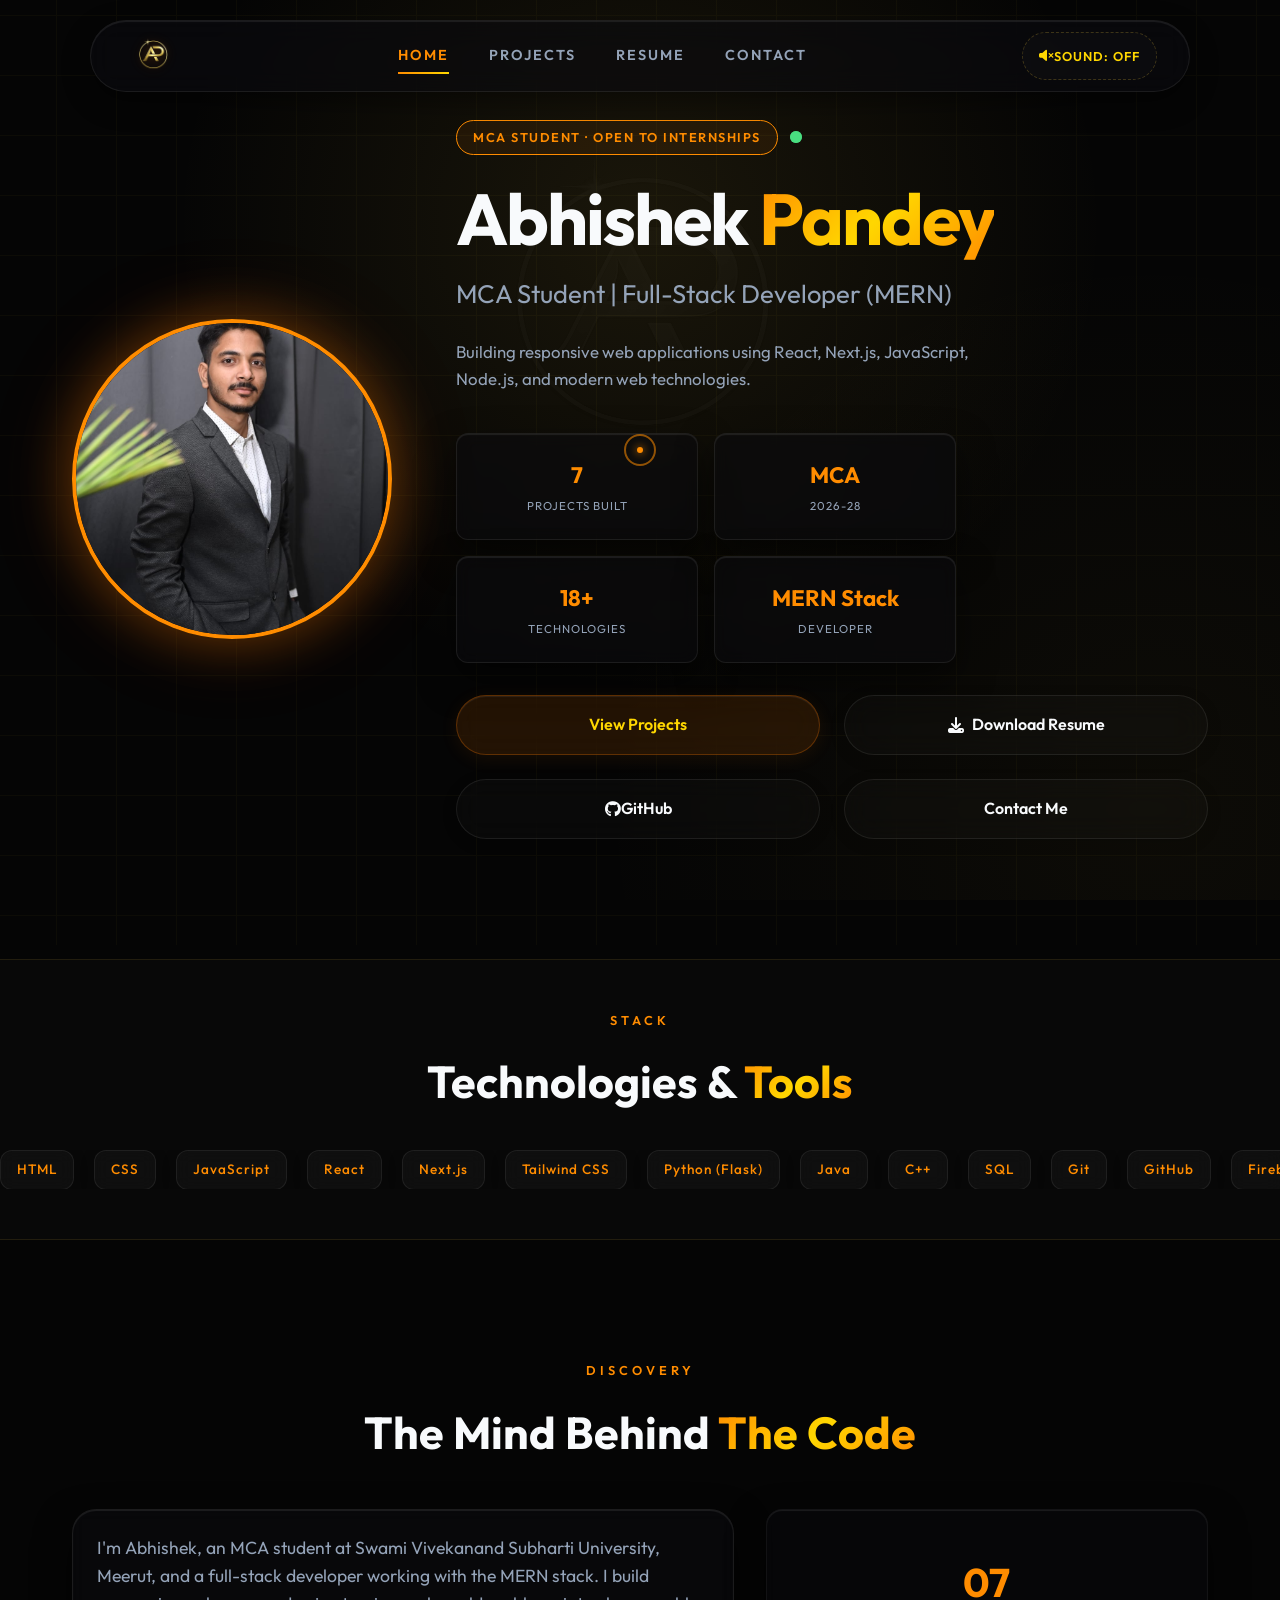
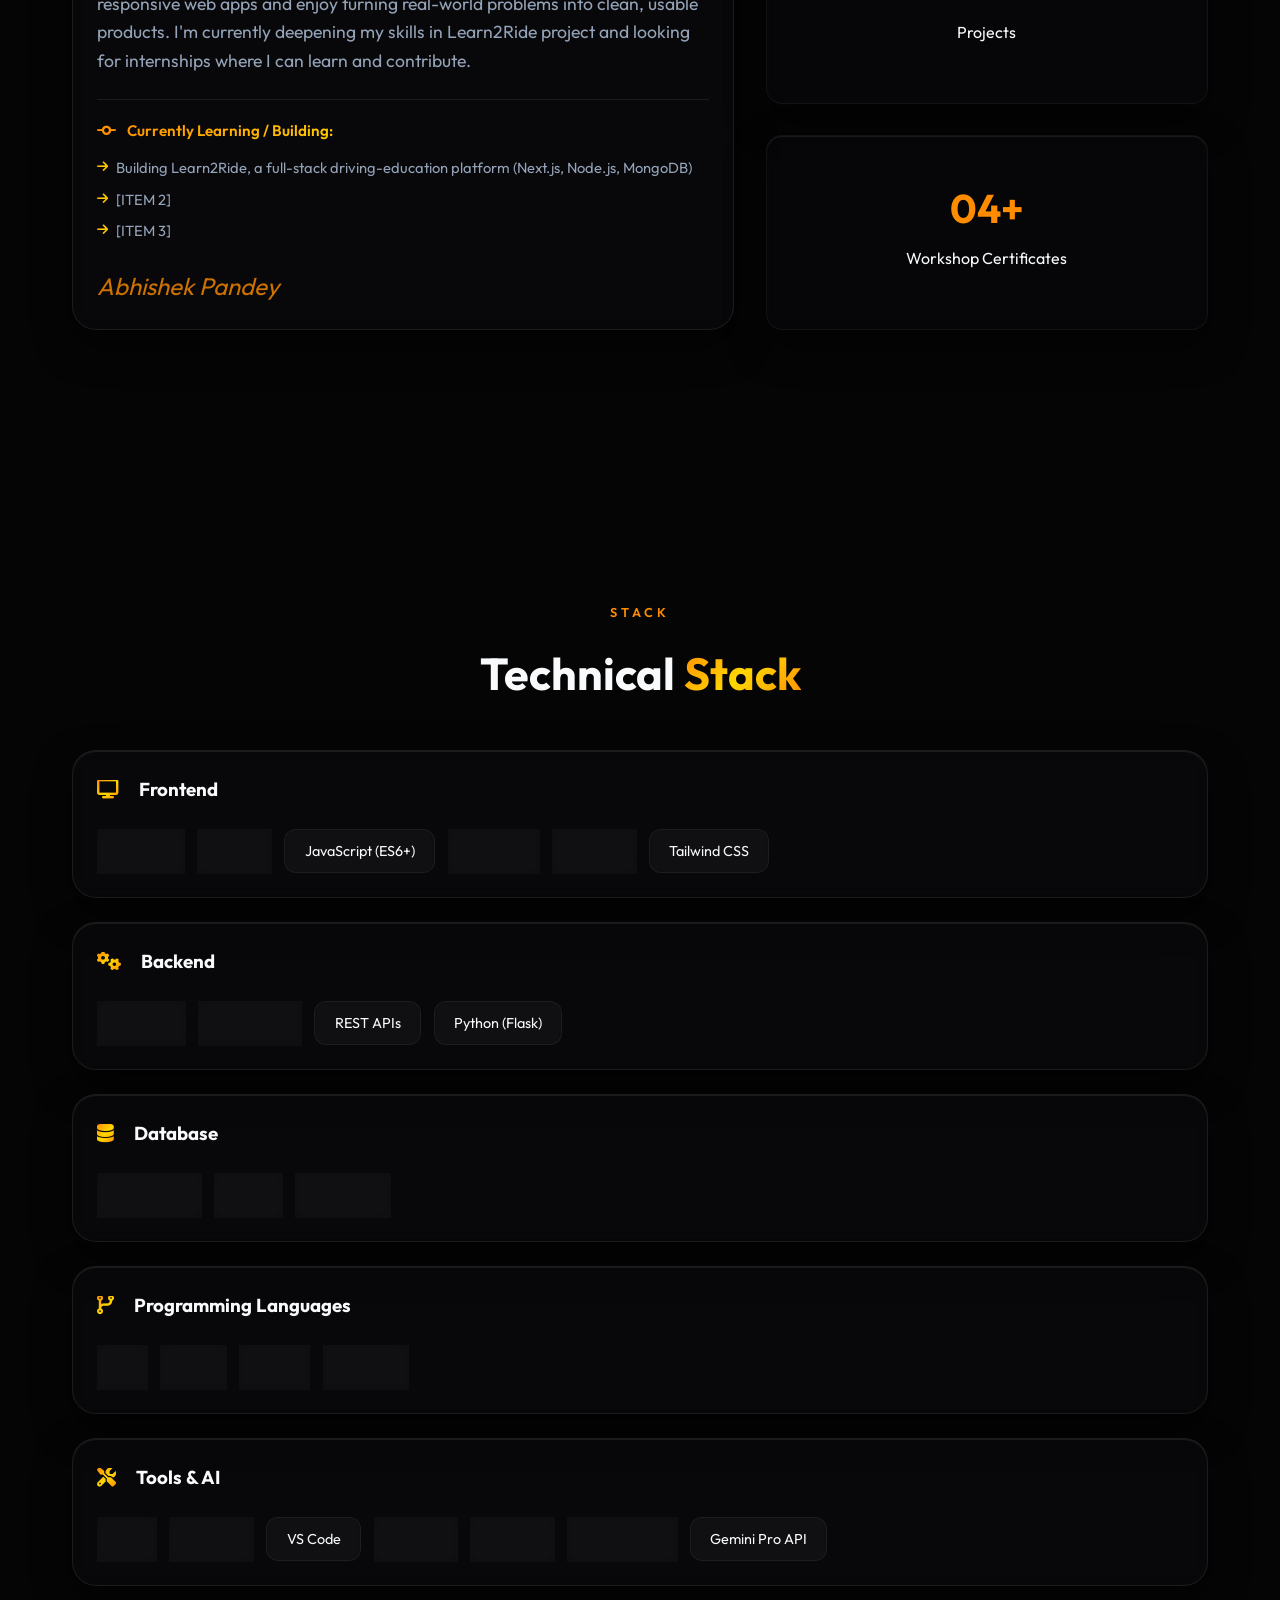
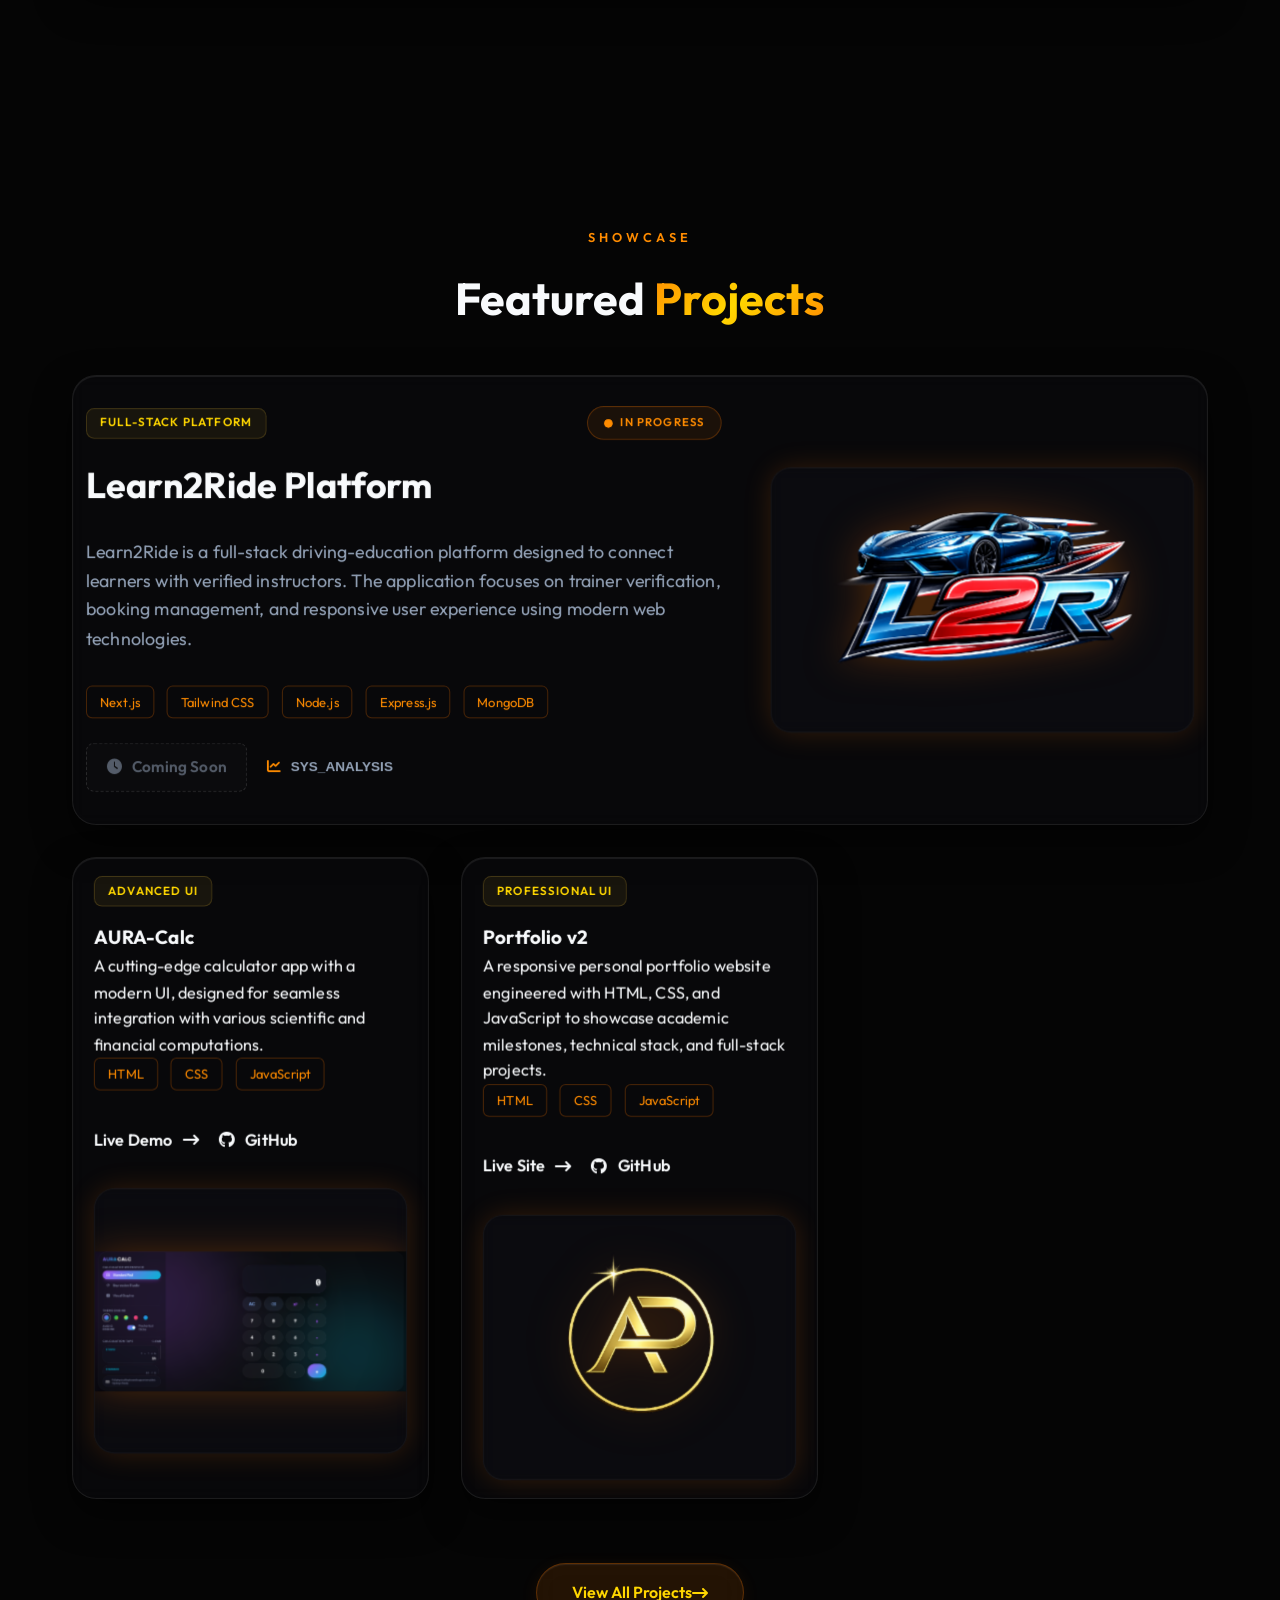
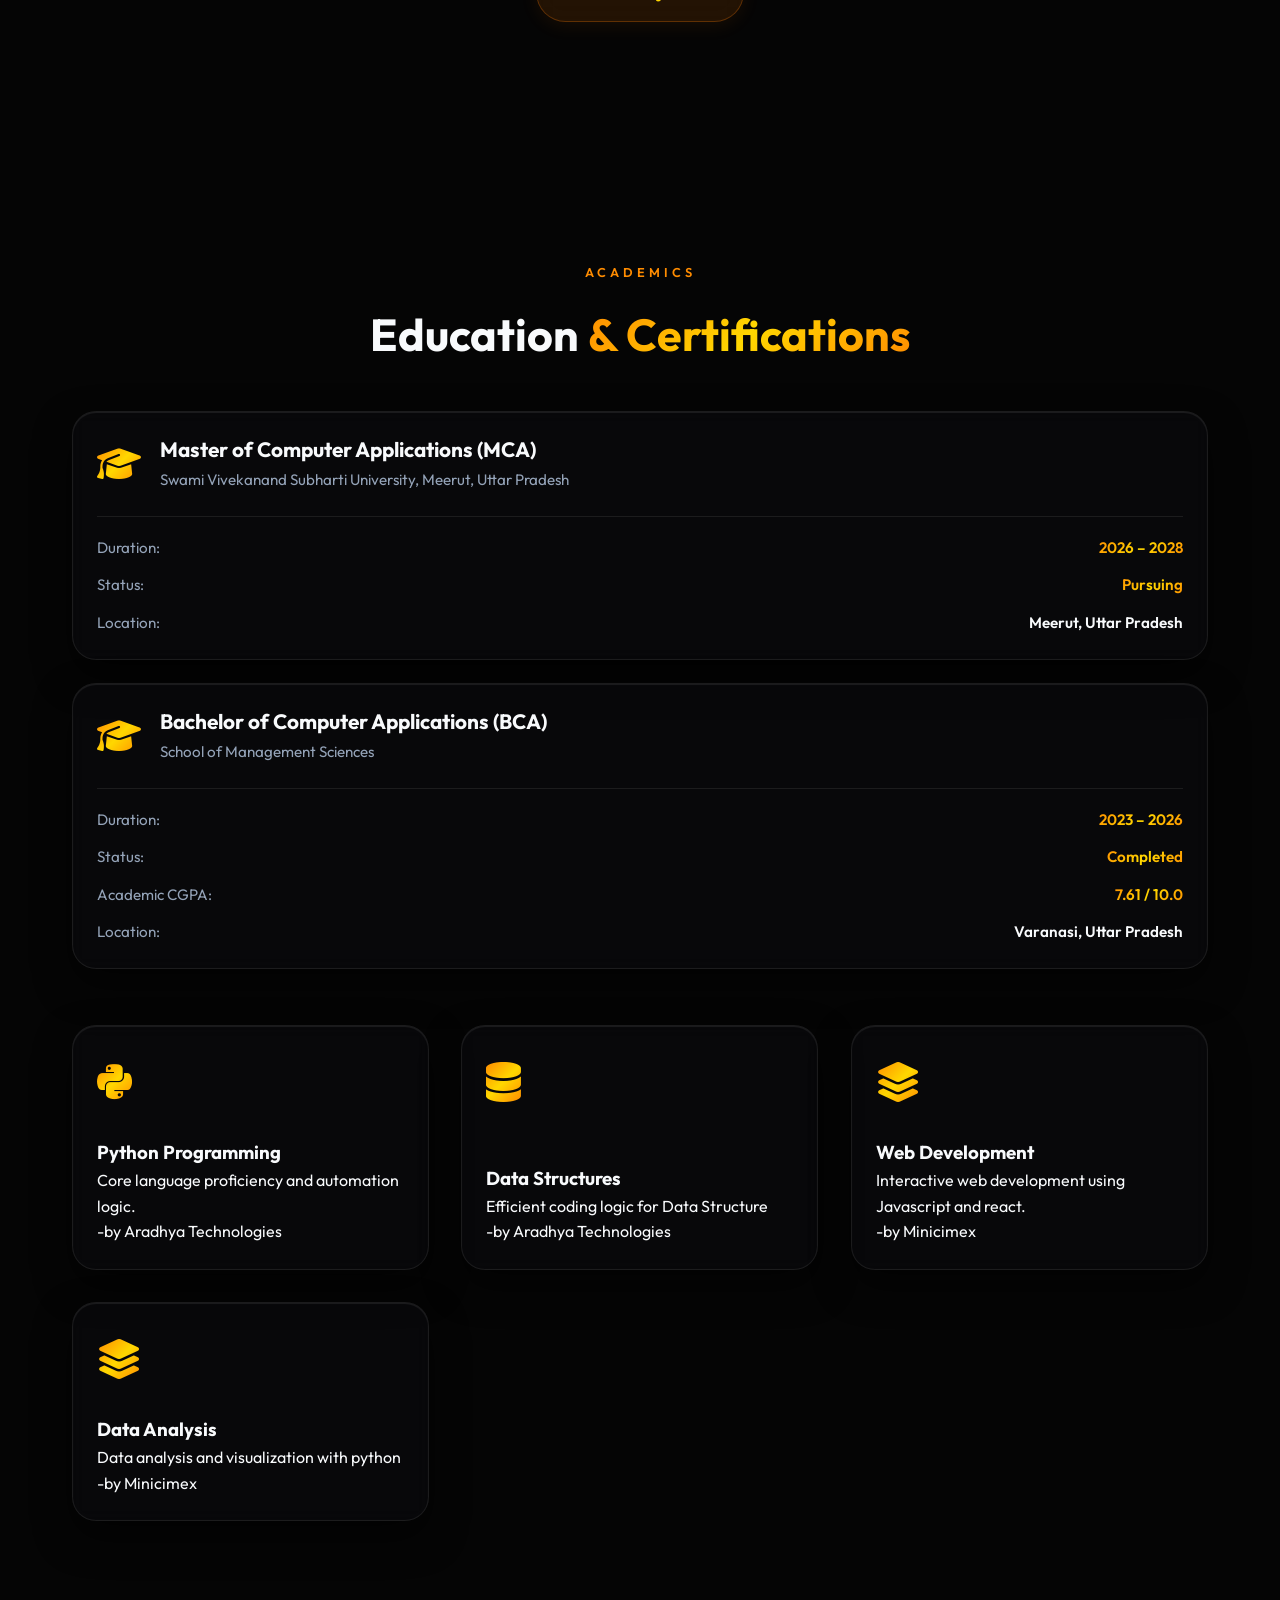
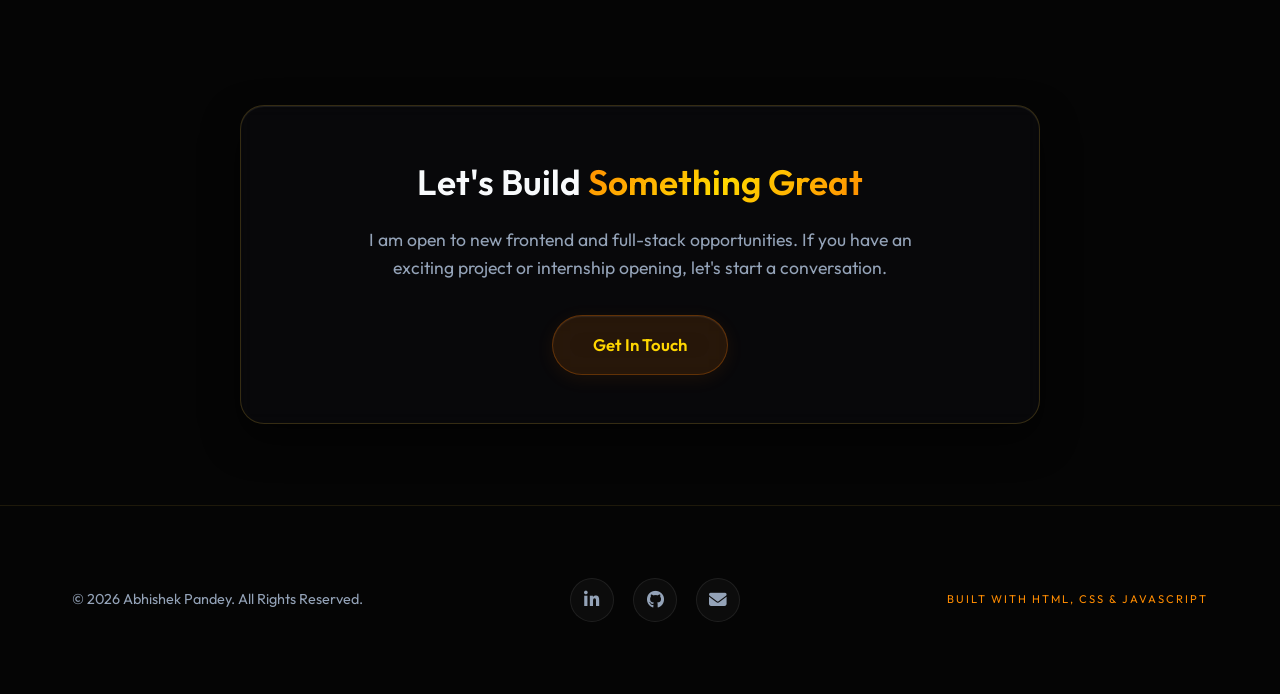
<file: index.html>
<!DOCTYPE html>
<html lang="en">
<head>
    <meta charset="UTF-8">
    <meta name="viewport" content="width=device-width, initial-scale=1.0">
    <title>Abhishek Pandey | MCA Student &amp; Full-Stack Developer (MERN)</title>
    <meta name="description" content="Portfolio of Abhishek Pandey, MCA student and MERN stack developer. Projects built with React, Next.js, Node.js and MongoDB.">
    <meta name="theme-color" content="#050505">
    <link rel="icon" type="image/png" href="image/Logo.png">
    
    <!-- Open Graph Meta Tags -->
    <meta property="og:title" content="Abhishek Pandey | MCA Student &amp; Full-Stack Developer (MERN)">
    <meta property="og:description" content="Portfolio of Abhishek Pandey, MCA student and MERN stack developer. Projects built with React, Next.js, Node.js and MongoDB.">
    <meta property="og:image" content="image/abhishek-pandey.jpg">
    <meta property="og:url" content="https://abhishek250805.github.io/Portfolio/">
    <meta property="og:type" content="website">
    
    <!-- Google Fonts: Outfit -->
    <link rel="preconnect" href="https://fonts.googleapis.com">
    <link rel="preconnect" href="https://fonts.gstatic.com" crossorigin>
    <link href="https://fonts.googleapis.com/css2?family=Outfit:wght@300;400;500;600;700&display=swap" rel="stylesheet">
    
    <!-- FontAwesome for Icons -->
    <link rel="stylesheet" href="https://cdnjs.cloudflare.com/ajax/libs/font-awesome/6.4.0/css/all.min.css">
    
    <!-- Custom CSS -->
    <link rel="stylesheet" href="style.css">
</head>
<body>
    <!-- ░░ CINEMATIC PRELOADER ░░ -->
    <div id="preloader">
        <div class="preloader-content">
            <img src="image/Logo.png" alt="Logo" class="preloader-logo">
            <div class="preloader-bar-container">
                <div class="preloader-bar"></div>
            </div>
        </div>
    </div>

    <!-- ░░ LAYER 2 — Cyber Grid ░░ -->
    <div class="cyber-grid" aria-hidden="true"></div>

    <!-- ░░ LAYER 10 — Large Logo Watermark (behind Hero) ░░ -->
    <div class="logo-watermark" aria-hidden="true">
        <img src="image/Logo.png" alt="">
    </div>

    <!-- ░░ Custom Cursor ░░ -->
    <div class="cursor-dot"></div>
    <div class="cursor-outline"></div>

    <!-- Header / Navbar -->
    <header class="navbar">
        <div class="scroll-progress-container">
            <div class="scroll-progress-bar"></div>
        </div>
        <div class="nav-container container">
            <a href="index.html" class="logo" aria-label="Abhishek Pandey Portfolio Home">
                <img src="image/Logo.png" alt="Abhishek Pandey Portfolio" width="60" height="60">
            </a>
            <nav>
                <ul class="nav-links">
                    <li><a href="index.html">Home</a></li>
                    <li><a href="projects.html">Projects</a></li>
                    <li><a href="resume.html">Resume</a></li>
                    <li><a href="contact.html">Contact</a></li>
                </ul>
            </nav>
            <div class="nav-actions" style="display: flex; gap: 1rem; align-items: center;">
                <button id="sound-toggle" class="sound-btn" aria-label="Toggle HUD sound effects (Currently disabled)" title="Toggle interactive HUD sound effects">
                    <i class="fa-solid fa-volume-xmark"></i> SOUND: OFF
                </button>
                <button class="menu-toggle" aria-label="Toggle navigation menu" aria-expanded="false">
                    <span class="bar"></span>
                    <span class="bar"></span>
                </button>
            </div>
        </div>
    </header>

    <main>
        <!-- Hero Section -->
        <section id="hero" class="hero section">
            <div class="container hero-content hero-split">
                <div class="hero-left reveal">
                    <div class="profile-pic-container">
                        <img src="image/abhishek-pandey.jpg" alt="Abhishek Pandey - MCA Student &amp; Full-Stack Developer" class="profile-pic" width="320" height="320">
                    </div>
                </div>
                <div class="hero-right reveal">
                    <div class="status-badge-container">
                        <div class="badge-status">MCA Student · Open to Internships</div>
                        <div class="pulse-indicator">
                            <span class="dot"></span>
                            <span class="ping"></span>
                        </div>
                    </div>
                    <h1 class="name">Abhishek <span class="gold-text">Pandey</span></h1>
                    <h2 class="title">MCA Student | Full-Stack Developer (MERN)</h2>
                    <p class="tagline">Building responsive web applications using React, Next.js, JavaScript, Node.js, and modern web technologies.</p>
                    
                    <div class="hero-stats-grid">
                        <div class="hero-stat-card glass-card">
                            <span class="stat-value">7</span>
                            <span class="stat-label">Projects Built</span>
                        </div>
                        <div class="hero-stat-card glass-card">
                            <span class="stat-value">MCA</span>
                            <span class="stat-label">2026-28</span>
                        </div>
                        <div class="hero-stat-card glass-card">
                            <span class="stat-value">18+</span>
                            <span class="stat-label">Technologies</span>
                        </div>
                        <div class="hero-stat-card glass-card">
                            <span class="stat-value">MERN Stack</span>
                            <span class="stat-label">Developer</span>
                        </div>
                    </div>

                    <div class="hero-buttons" style="margin-top: 2rem;">
                        <a href="projects.html" class="btn btn-gold">View Projects</a>
                        <a href="ResumeAP.pdf" download class="btn btn-outline cv-btn"><i class="fa-solid fa-download"></i> Download Resume</a>
                        <a href="https://github.com/Abhishek250805" target="_blank" rel="noopener noreferrer" class="btn btn-outline"><i class="fa-brands fa-github"></i> GitHub</a>
                        <a href="contact.html" class="btn btn-outline">Contact Me</a>
                    </div>
                </div>
            </div>
        </section>

        <!-- Technologies & Tools Marquee -->
        <section class="tech-marquee-section">
            <div class="container">
                <div class="section-header reveal" style="margin-bottom: 2rem;">
                    <span class="subtitle">Stack</span>
                    <h2 class="section-title">Technologies &amp; <span class="gold-text">Tools</span></h2>
                </div>
            </div>
            <div class="marquee-wrapper">
                <div class="marquee-content">
                    <!-- Set 1 -->
                    <div class="tech-card">HTML</div>
                    <div class="tech-card">CSS</div>
                    <div class="tech-card">JavaScript</div>
                    <div class="tech-card">React</div>
                    <div class="tech-card">Next.js</div>
                    <div class="tech-card">Tailwind CSS</div>
                    <div class="tech-card">Python (Flask)</div>
                    <div class="tech-card">Java</div>
                    <div class="tech-card">C++</div>
                    <div class="tech-card">SQL</div>
                    <div class="tech-card">Git</div>
                    <div class="tech-card">GitHub</div>
                    <div class="tech-card">Firebase</div>
                    <div class="tech-card">Gemini Pro API</div>
                    <div class="tech-card">VS Code</div>
                    <div class="tech-card">Cursor</div>
                    <div class="tech-card">Kaggle</div>
                    <div class="tech-card">Antigravity</div>
                    <!-- Set 2 (seamless loop) -->
                    <div class="tech-card">HTML</div>
                    <div class="tech-card">CSS</div>
                    <div class="tech-card">JavaScript</div>
                    <div class="tech-card">React</div>
                    <div class="tech-card">Next.js</div>
                    <div class="tech-card">Tailwind CSS</div>
                    <div class="tech-card">Python (Flask)</div>
                    <div class="tech-card">Java</div>
                    <div class="tech-card">C++</div>
                    <div class="tech-card">SQL</div>
                    <div class="tech-card">Git</div>
                    <div class="tech-card">GitHub</div>
                    <div class="tech-card">Firebase</div>
                    <div class="tech-card">Gemini Pro API</div>
                    <div class="tech-card">VS Code</div>
                    <div class="tech-card">Cursor</div>
                    <div class="tech-card">Kaggle</div>
                    <div class="tech-card">Antigravity</div>
                </div>
            </div>
        </section>

        <!-- About Section -->
        <section id="about" class="about section">
            <div class="container">
                <div class="section-header reveal">
                    <span class="subtitle">Discovery</span>
                    <h2 class="section-title">The Mind Behind <span class="gold-text">The Code</span></h2>
                </div>
                
                <div class="about-grid" style="margin-bottom: 2rem;">
                    <div class="about-text glass-card reveal">
                        <p>I'm Abhishek, an MCA student at Swami Vivekanand Subharti University, Meerut, and a full-stack developer working with the MERN stack. I build responsive web apps and enjoy turning real-world problems into clean, usable products. I'm currently deepening my skills in <!-- TODO: specify topic -->Learn2Ride project and looking for internships where I can learn and contribute.</p>
                        
                        <!-- Currently Learning / Building Section -->
                        <div class="currently-building" style="margin-top: 1.5rem; padding-top: 1.2rem; border-top: 1px solid rgba(255, 255, 255, 0.08);">
                            <h4 class="gold-text" style="font-size: 0.95rem; margin-bottom: 0.8rem; font-weight: 600;"><i class="fa-solid fa-code-commit" style="margin-right: 8px;"></i> Currently Learning / Building:</h4>
                            <ul style="list-style-type: none; padding-left: 0; display: flex; flex-direction: column; gap: 0.5rem; color: var(--text-muted); font-size: 0.92rem;">
                                <li style="display: flex; align-items: flex-start; gap: 8px;"><i class="fa-solid fa-arrow-right gold-text" style="font-size: 0.8rem; margin-top: 5px;"></i> <span>Building Learn2Ride, a full-stack driving-education platform (Next.js, Node.js, MongoDB)</span></li>
                                <li style="display: flex; align-items: flex-start; gap: 8px;"><i class="fa-solid fa-arrow-right gold-text" style="font-size: 0.8rem; margin-top: 5px;"></i> <span><!-- TODO: specify item 2 -->[ITEM 2]</span></li>
                                <li style="display: flex; align-items: flex-start; gap: 8px;"><i class="fa-solid fa-arrow-right gold-text" style="font-size: 0.8rem; margin-top: 5px;"></i> <span><!-- TODO: specify item 3 -->[ITEM 3]</span></li>
                            </ul>
                        </div>
                        
                        <div class="signature" style="margin-top: 1.5rem;">Abhishek Pandey</div>
                    </div>
                    <div class="about-stats">
                        <div class="stat-card glass-card reveal">
                            <h3>07</h3>
                            <p>Projects</p>
                        </div>
                        <div class="stat-card glass-card reveal">
                            <h3>04+</h3>
                            <p>Workshop Certificates</p>
                        </div>
                    </div>
                </div>
            </div>
        </section>

        <!-- Skills Section -->
        <section id="skills" class="skills section">
            <div class="container">
                <div class="section-header reveal">
                    <span class="subtitle">Stack</span>
                    <h2 class="section-title">Technical <span class="gold-text">Stack</span></h2>
                </div>
                <div class="skills-container">
                    <div class="skill-category glass-card reveal">
                        <h3><i class="fa-solid fa-display gold-text"></i> Frontend</h3>
                        <div class="skill-tags">
                            <span class="skill-tag">HTML5</span>
                            <span class="skill-tag">CSS3</span>
                            <span class="skill-tag">JavaScript (ES6+)</span>
                            <span class="skill-tag">React.js</span>
                            <span class="skill-tag">Next.js</span>
                            <span class="skill-tag">Tailwind CSS</span>
                        </div>
                    </div>
                    <div class="skill-category glass-card reveal">
                        <h3><i class="fa-solid fa-gears gold-text"></i> Backend</h3>
                        <div class="skill-tags">
                            <span class="skill-tag">Node.js</span>
                            <span class="skill-tag">Express.js</span>
                            <span class="skill-tag">REST APIs</span>
                            <span class="skill-tag">Python (Flask)</span>
                        </div>
                    </div>
                    <div class="skill-category glass-card reveal">
                        <h3><i class="fa-solid fa-database gold-text"></i> Database</h3>
                        <div class="skill-tags">
                            <span class="skill-tag">MongoDB</span>
                            <span class="skill-tag">SQL</span>
                            <span class="skill-tag">Firebase</span>
                        </div>
                    </div>
                    <div class="skill-category glass-card reveal">
                        <h3><i class="fa-solid fa-code-branch gold-text"></i> Programming Languages</h3>
                        <div class="skill-tags">
                            <span class="skill-tag">C</span>
                            <span class="skill-tag">C++</span>
                            <span class="skill-tag">Java</span>
                            <span class="skill-tag">Python</span>
                        </div>
                    </div>
                    <div class="skill-category glass-card reveal">
                        <h3><i class="fa-solid fa-screwdriver-wrench gold-text"></i> Tools &amp; AI</h3>
                        <div class="skill-tags">
                            <span class="skill-tag">Git</span>
                            <span class="skill-tag">GitHub</span>
                            <span class="skill-tag">VS Code</span>
                            <span class="skill-tag">Cursor</span>
                            <span class="skill-tag">Kaggle</span>
                            <span class="skill-tag">Antigravity</span>
                            <span class="skill-tag">Gemini Pro API</span>
                        </div>
                    </div>
                </div>
            </div>
        </section>

        <!-- Featured Projects Section -->
        <section id="projects" class="projects section">
            <div class="container">
                <div class="section-header reveal">
                    <span class="subtitle">Showcase</span>
                    <h2 class="section-title">Featured <span class="gold-text">Projects</span></h2>
                </div>
                
                <div class="projects-grid">
                    <!-- Featured Project 1: Learn_2_Ride -->
                    <div class="project-card featured glass-card reveal" data-category="fullstack">
                        <div class="project-info">
                            <div class="project-header-meta">
                                <span class="project-badge">Full-Stack Platform</span>
                                <div class="building-badge">
                                    <span class="dot-pulse"></span>
                                    In Progress
                                </div>
                            </div>
                            <h3>Learn2Ride Platform</h3>
                            <p>Learn2Ride is a full-stack driving-education platform designed to connect learners with verified instructors. The application focuses on trainer verification, booking management, and responsive user experience using modern web technologies.</p>
                            <div class="project-tech" style="margin-bottom: 1.5rem;">
                                <span>Next.js</span><span>Tailwind CSS</span><span>Node.js</span><span>Express.js</span><span>MongoDB</span>
                            </div>
                            <div class="project-cta">
                                <span class="link-btn disabled-btn" title="Project currently in active development"><i class="fa-solid fa-clock"></i> Coming Soon</span>
                                <button class="btn-diag link-btn" id="btn-diagnostics" aria-expanded="false"><i class="fa-solid fa-chart-line" style="color: var(--gold);"></i> SYS_ANALYSIS</button>
                            </div>
                            <!-- Expandable Diagnostics/Case Study Panel -->
                            <div class="diagnostics-panel" id="diagnostics-panel" aria-hidden="true">
                                <div class="diag-header"><i class="fa-solid fa-terminal text-gold" style="color: var(--gold); margin-right: 5px;"></i> Learn2Ride Architecture &amp; Progress</div>
                                <div class="diag-body">
                                    <p><strong>🚨 The Challenge:</strong> Traditional driving school systems suffer from high friction booking, lack of verified trainer validation, and manual scheduling coordination.</p>
                                    <p><strong>🛠️ Solution Decisions:</strong> Developing a modern web architecture connecting verified trainers with learners via secure REST APIs, reactive booking calendar, and clean user dashboard.</p>
                                    <p><strong>⚡ Features Planned / Built So Far:</strong> Trainer verification flow, booking management, REST APIs with Express.js, MongoDB for storage, responsive Next.js + Tailwind frontend.</p>
                                </div>
                            </div>
                        </div>
                        <div class="project-visual">
                            <div class="visual-placeholder gold-glow">
                                <span><img src="./image/WebLogo.png" alt="Learn2Ride Platform" width="300" height="300" loading="lazy"></span>
                            </div>
                        </div>
                    </div>

                    <!-- Featured Project 2: AURA-Calc -->
                    <div class="project-card glass-card reveal" data-category="frontend">
                        <div class="project-header-meta">
                            <span class="project-badge">Advanced UI</span>
                        </div>
                        <h3>AURA-Calc</h3>
                        <p>A cutting-edge calculator app with a modern UI, designed for seamless integration with various scientific and financial computations.</p>
                        <div class="project-tech" style="margin-bottom: 1.5rem;">
                            <span>HTML</span><span>CSS</span><span>JavaScript</span>
                        </div>
                        <div class="project-cta">
                            <a href="https://abhishek250805.github.io/calculator/" target="_blank" rel="noopener noreferrer" class="link-btn">Live Demo <i class="fa-solid fa-arrow-right-long"></i></a>
                            <!-- TODO: replace with the AURA-Calc repo URL -->
                            <a href="https://github.com/Abhishek250805" target="_blank" rel="noopener noreferrer" class="link-btn"><i class="fa-brands fa-github"></i> GitHub</a>
                        </div>
                        <div class="project-visual" style="margin-top: 1.5rem;">
                            <div class="visual-placeholder gold-glow">
                                <span><img src="./image/AURA-Calc.png" alt="AURA-Calc Interface" width="400" height="250" loading="lazy"></span>
                            </div>
                        </div>
                    </div>

                    <!-- SWAPPABLE PROJECT CARD: Portfolio v2 (can be swapped for future projects) -->
                    <!-- Featured Project 3: Portfolio v2 -->
                    <div class="project-card glass-card reveal" data-category="frontend">
                        <div class="project-header-meta">
                            <span class="project-badge">Professional UI</span>
                        </div>
                        <h3>Portfolio v2</h3>
                        <p>A responsive personal portfolio website engineered with HTML, CSS, and JavaScript to showcase academic milestones, technical stack, and full-stack projects.</p>
                        <div class="project-tech" style="margin-bottom: 1.5rem;">
                            <span>HTML</span><span>CSS</span><span>JavaScript</span>
                        </div>
                        <div class="project-cta">
                            <a href="index.html" class="link-btn">Live Site <i class="fa-solid fa-arrow-right-long"></i></a>
                            <a href="https://github.com/Abhishek250805/Portfolio" target="_blank" rel="noopener noreferrer" class="link-btn"><i class="fa-brands fa-github"></i> GitHub</a>
                        </div>
                        <div class="project-visual" style="margin-top: 1.5rem;">
                            <div class="visual-placeholder gold-glow">
                                <span><img src="image/Logo.png" alt="Portfolio v2 Preview" style="object-fit: contain;" width="300" height="200" loading="lazy"></span>
                            </div>
                        </div>
                    </div>
                </div>

                <div style="text-align: center; margin-top: 4rem;" class="reveal">
                    <a href="projects.html" class="btn btn-gold">View All Projects <i class="fa-solid fa-arrow-right-long"></i></a>
                </div>
            </div>
        </section>

        <!-- Education & Certifications Section -->
        <section id="education" class="education section">
            <div class="container">
                <div class="section-header reveal">
                    <span class="subtitle">Academics</span>
                    <h2 class="section-title">Education <span class="gold-text">&amp; Certifications</span></h2>
                </div>
                <div class="education-grid" style="margin-bottom: 3.5rem; display: flex; flex-direction: column; gap: 1.5rem;">
                    <!-- MCA Entry (Pursuing) -->
                    <div class="education-card glass-card reveal">
                        <div class="education-header">
                            <i class="fa-solid fa-graduation-cap gold-text"></i>
                            <div>
                                <h3>Master of Computer Applications (MCA)</h3>
                                <p class="school">Swami Vivekanand Subharti University, Meerut, Uttar Pradesh</p>
                            </div>
                        </div>
                        <div class="education-details">
                            <div class="detail-item">
                                <span class="label">Duration:</span>
                                <span class="value gold-text">2026 – 2028</span>
                            </div>
                            <div class="detail-item">
                                <span class="label">Status:</span>
                                <span class="value gold-text">Pursuing</span>
                            </div>
                            <div class="detail-item">
                                <span class="label">Location:</span>
                                <span class="value">Meerut, Uttar Pradesh</span>
                            </div>
                        </div>
                    </div>

                    <!-- BCA Entry (Completed) -->
                    <div class="education-card glass-card reveal">
                        <div class="education-header">
                            <i class="fa-solid fa-graduation-cap gold-text"></i>
                            <div>
                                <h3>Bachelor of Computer Applications (BCA)</h3>
                                <p class="school">School of Management Sciences</p>
                            </div>
                        </div>
                        <div class="education-details">
                            <div class="detail-item">
                                <span class="label">Duration:</span>
                                <span class="value gold-text">2023 – 2026</span>
                            </div>
                            <div class="detail-item">
                                <span class="label">Status:</span>
                                <span class="value gold-text">Completed</span>
                            </div>
                            <div class="detail-item">
                                <span class="label">Academic CGPA:</span>
                                <span class="value gold-text">7.61 / 10.0</span>
                            </div>
                            <div class="detail-item">
                                <span class="label">Location:</span>
                                <span class="value">Varanasi, Uttar Pradesh</span>
                            </div>
                        </div>
                    </div>
                </div>

                <div class="cert-grid">
                    <div class="cert-item glass-card reveal">
                        <div class="cert-icon"><i class="fa-brands fa-python gold-text"></i></div>
                        <div class="cert-details">
                            <h3>Python Programming</h3>
                            <p>Core language proficiency and automation logic.</p>
                            <p>-by Aradhya Technologies</p>
                        </div>
                    </div>
                    <div class="cert-item glass-card reveal">
                        <div class="cert-icon"><i class="fa-solid fa-database gold-text"></i></div>
                        <div class="cert-details">
                            <h3>Data Structures</h3>
                            <p>Efficient coding logic for Data Structure</p>
                            <p>-by Aradhya Technologies</p>
                        </div>
                    </div>
                    <div class="cert-item glass-card reveal">
                        <div class="cert-icon"><i class="fa-solid fa-layer-group gold-text"></i></div>
                        <div class="cert-details">
                            <h3>Web Development</h3>
                            <p>Interactive web development using Javascript and react.</p>
                            <p>-by Minicimex</p>
                        </div>
                    </div>
                    <div class="cert-item glass-card reveal">
                        <div class="cert-icon"><i class="fa-solid fa-layer-group gold-text"></i></div>
                        <div class="cert-details">
                            <h3>Data Analysis</h3>
                            <p>Data analysis and visualization with python</p>
                            <p>-by Minicimex</p>
                        </div>
                    </div>
                </div>
            </div>
        </section>

        <!-- Contact CTA Section -->
        <section class="section" style="padding-top: 4rem; padding-bottom: 5rem; text-align: center;">
            <div class="container">
                <div class="glass-card reveal" style="max-width: 800px; margin: 0 auto; padding: 3rem 2rem; border: 1px solid var(--gold-border);">
                    <h2 style="font-size: 2.2rem; margin-bottom: 1rem; font-weight: 600;">Let's Build <span class="gold-text">Something Great</span></h2>
                    <p style="color: var(--text-muted); max-width: 600px; margin: 0 auto 2rem auto; font-size: 1.1rem;">
                        I am open to new frontend and full-stack opportunities. If you have an exciting project or internship opening, let's start a conversation.
                    </p>
                    <a href="contact.html" class="btn btn-gold" style="padding: 1rem 2.5rem; font-size: 1.05rem;">Get In Touch</a>
                </div>
            </div>
        </section>
    </main>

    <footer class="footer">
        <div class="container">
            <div class="footer-content">
                <p>&copy; 2026 Abhishek Pandey. All Rights Reserved.</p>
                <div class="footer-social-links" style="display: flex; gap: 1.2rem; align-items: center; justify-content: center; margin: 0.5rem 0;">
                    <a href="https://www.linkedin.com/in/abhishek-pandey-375656301" target="_blank" rel="noopener noreferrer" aria-label="LinkedIn Profile" class="footer-social-link"><i class="fa-brands fa-linkedin-in"></i></a>
                    <a href="https://github.com/Abhishek250805" target="_blank" rel="noopener noreferrer" aria-label="GitHub Profile" class="footer-social-link"><i class="fa-brands fa-github"></i></a>
                    <a href="mailto:30pandeyabhishek@gmail.com" aria-label="Email Abhishek Pandey" class="footer-social-link"><i class="fa-solid fa-envelope"></i></a>
                </div>
                <div class="footer-tag">Built with HTML, CSS &amp; JavaScript</div>
            </div>
        </div>
    </footer>

    <button id="scroll-top" class="scroll-top-btn" aria-label="Scroll to top">
        <i class="fa-solid fa-arrow-up"></i>
    </button>

    <!-- ░░ SCRIPTS ░░ -->
    <script src="script.js"></script>
</body>
</html>
</file>
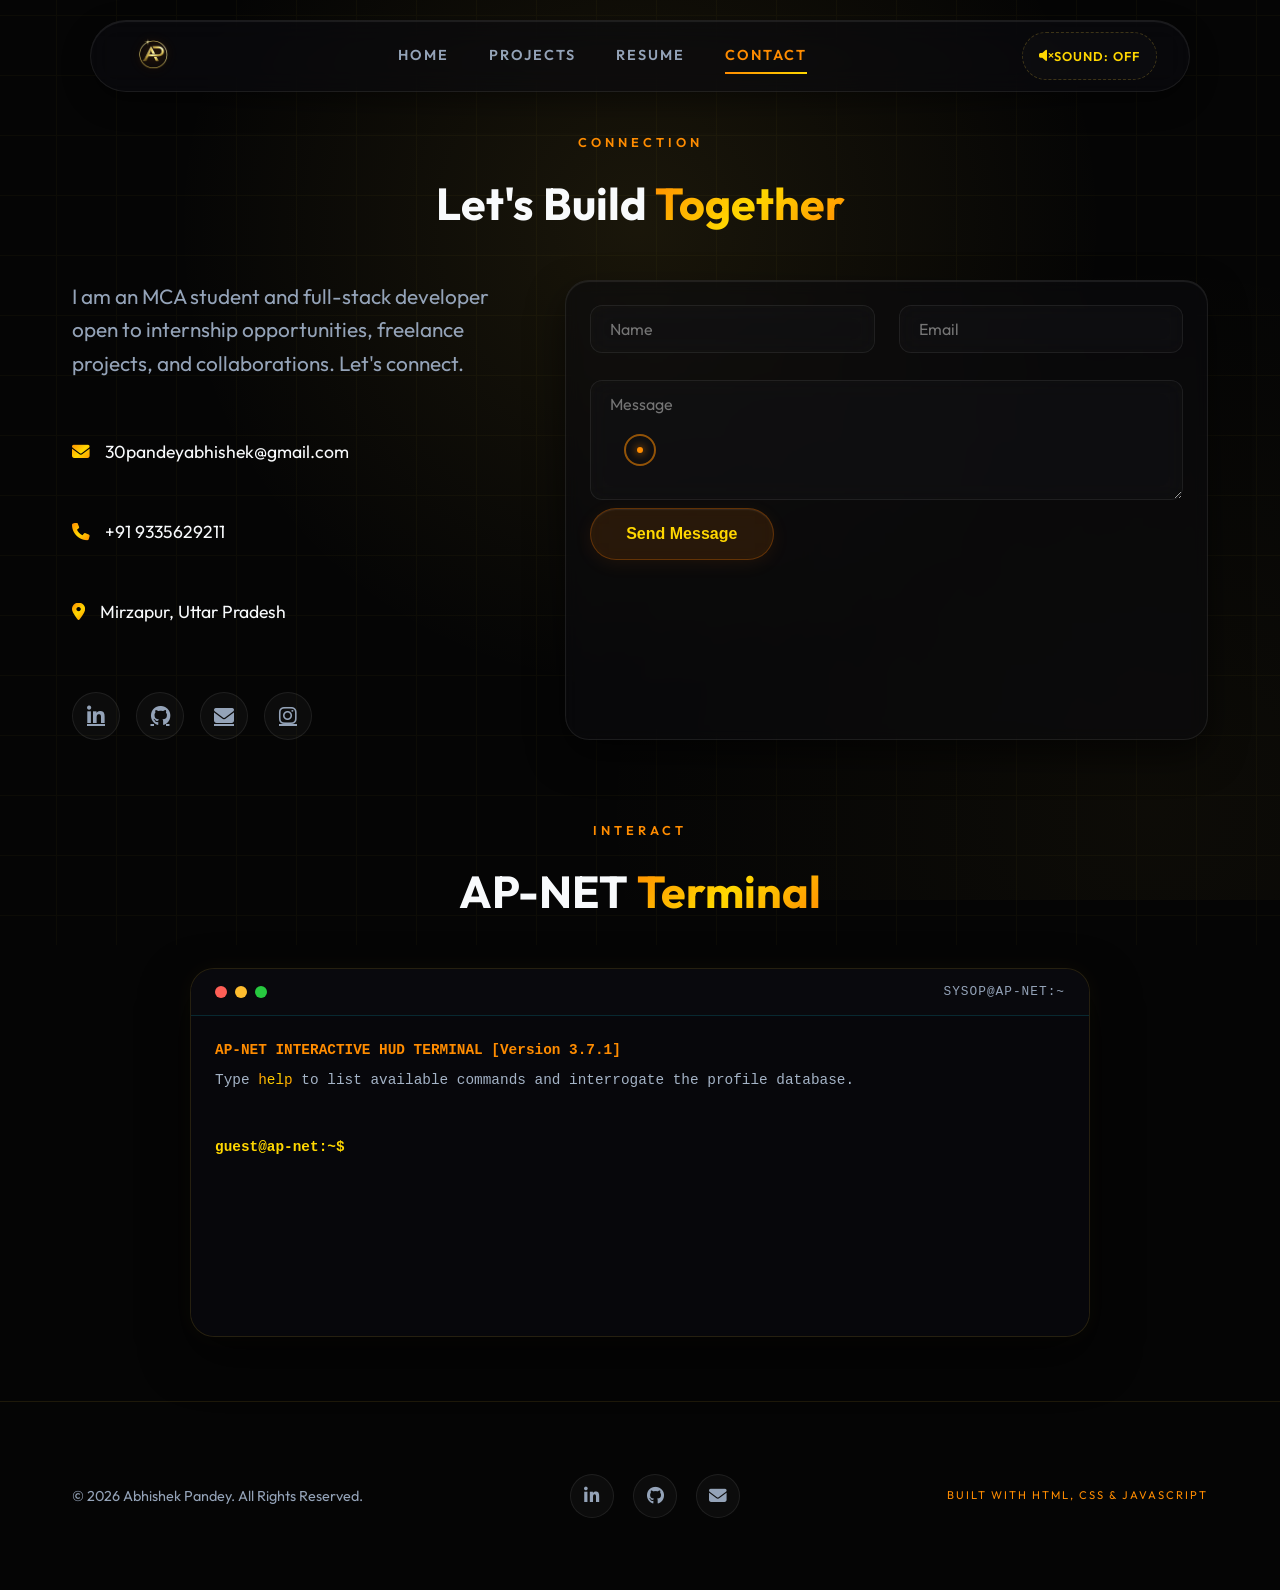
<file: contact.html>
<!DOCTYPE html>
<html lang="en">
<head>
    <meta charset="UTF-8">
    <meta name="viewport" content="width=device-width, initial-scale=1.0">
    <title>Contact | Abhishek Pandey - Full-Stack Developer</title>
    <meta name="description" content="Portfolio of Abhishek Pandey, MCA student and MERN stack developer. Projects built with React, Next.js, Node.js and MongoDB.">
    <meta name="theme-color" content="#050505">
    <link rel="icon" type="image/png" href="image/Logo.png">
    
    <!-- Open Graph Meta Tags -->
    <meta property="og:title" content="Contact | Abhishek Pandey - Full-Stack Developer">
    <meta property="og:description" content="Portfolio of Abhishek Pandey, MCA student and MERN stack developer. Projects built with React, Next.js, Node.js and MongoDB.">
    <meta property="og:image" content="image/abhishek-pandey.jpg">
    <meta property="og:url" content="https://abhishek250805.github.io/Portfolio/contact.html">
    <meta property="og:type" content="website">
    
    <!-- Google Fonts: Outfit -->
    <link rel="preconnect" href="https://fonts.googleapis.com">
    <link rel="preconnect" href="https://fonts.gstatic.com" crossorigin>
    <link href="https://fonts.googleapis.com/css2?family=Outfit:wght@300;400;500;600;700&display=swap" rel="stylesheet">
    
    <!-- FontAwesome for Icons -->
    <link rel="stylesheet" href="https://cdnjs.cloudflare.com/ajax/libs/font-awesome/6.4.0/css/all.min.css">
    
    <!-- Custom CSS -->
    <link rel="stylesheet" href="style.css">
</head>
<body>
    <!-- ░░ CINEMATIC PRELOADER ░░ -->
    <div id="preloader">
        <div class="preloader-content">
            <img src="image/Logo.png" alt="Abhishek Pandey Portfolio" class="preloader-logo" width="80" height="80">
            <div class="preloader-bar-container">
                <div class="preloader-bar"></div>
            </div>
        </div>
    </div>

    <!-- ░░ LAYER 2 — Cyber Grid ░░ -->
    <div class="cyber-grid" aria-hidden="true"></div>

    <!-- ░░ Custom Cursor ░░ -->
    <div class="cursor-dot"></div>
    <div class="cursor-outline"></div>

    <!-- Header / Navbar -->
    <header class="navbar">
        <div class="scroll-progress-container">
            <div class="scroll-progress-bar"></div>
        </div>
        <div class="nav-container container">
            <a href="index.html" class="logo" aria-label="Abhishek Pandey Portfolio Home">
                <img src="image/Logo.png" alt="Abhishek Pandey Portfolio" width="60" height="60">
            </a>
            <nav>
                <ul class="nav-links">
                    <li><a href="index.html">Home</a></li>
                    <li><a href="projects.html">Projects</a></li>
                    <li><a href="resume.html">Resume</a></li>
                    <li><a href="contact.html">Contact</a></li>
                </ul>
            </nav>
            <div class="nav-actions" style="display: flex; gap: 1rem; align-items: center;">
                <button id="sound-toggle" class="sound-btn" aria-label="Toggle HUD sound effects (Currently disabled)" title="Toggle interactive HUD sound effects">
                    <i class="fa-solid fa-volume-xmark"></i> SOUND: OFF
                </button>
                <button class="menu-toggle" aria-label="Toggle navigation menu" aria-expanded="false">
                    <span class="bar"></span>
                    <span class="bar"></span>
                </button>
            </div>
        </div>
    </header>

    <main style="padding-top: 100px;">
        <!-- Contact Section -->
        <section id="contact" class="contact section" style="padding-top: 2rem; padding-bottom: 3rem;">
            <div class="container">
                <div class="section-header reveal">
                    <span class="subtitle">Connection</span>
                    <h1 class="section-title">Let's Build <span class="gold-text">Together</span></h1>
                </div>
                <div class="contact-grid">
                    <div class="contact-info reveal">
                        <p class="contact-intro">I am an MCA student and full-stack developer open to internship opportunities, freelance projects, and collaborations. Let's connect.</p>
                        <div class="contact-links">
                            <a href="mailto:30pandeyabhishek@gmail.com" class="contact-link" aria-label="Send email to 30pandeyabhishek@gmail.com"><i class="fa-solid fa-envelope gold-text"></i> 30pandeyabhishek@gmail.com</a>
                            <a href="tel:+919335629211" class="contact-link" aria-label="Call +91 9335629211"><i class="fa-solid fa-phone gold-text"></i> +91 9335629211</a>
                            <span class="contact-link" style="color: var(--text-primary); cursor: default;"><i class="fa-solid fa-location-dot gold-text"></i> Mirzapur, Uttar Pradesh</span>
                            <div class="social-links" style="display: flex; gap: 1rem; margin-top: 1.5rem;">
                                <a href="https://www.linkedin.com/in/abhishek-pandey-375656301" target="_blank" rel="noopener noreferrer" aria-label="LinkedIn profile"><i class="fa-brands fa-linkedin-in"></i></a>
                                <a href="https://github.com/Abhishek250805" target="_blank" rel="noopener noreferrer" aria-label="GitHub profile"><i class="fa-brands fa-github"></i></a>
                                <a href="mailto:30pandeyabhishek@gmail.com" aria-label="Email Abhishek Pandey"><i class="fa-solid fa-envelope"></i></a>
                                <a href="https://www.instagram.com/a.b.h.i.s.h.e.k.____" target="_blank" rel="noopener noreferrer" aria-label="Instagram profile"><i class="fa-brands fa-instagram"></i></a>
                            </div>
                        </div>
                    </div>
                    <form id="contact-form" class="contact-form glass-card reveal">
                        <input type="hidden" name="access_key" value="79c30505-2ae7-4324-bb2d-35425e2b636e">
                        <div class="form-row">
                            <div class="form-group">
                                <input type="text" id="name" name="name" placeholder="Name" required>
                                <span class="error-msg" id="name-error"></span>
                            </div>
                            <div class="form-group">
                                <input type="email" id="email" name="email" placeholder="Email" required>
                                <span class="error-msg" id="email-error"></span>
                            </div>
                        </div>
                        <div class="form-group">
                            <textarea id="message" name="message" rows="4" placeholder="Message" required></textarea>
                            <span class="error-msg" id="message-error"></span>
                        </div>
                        <button type="submit" class="btn btn-gold w-100" id="submit-btn">Send Message</button>
                        <div id="form-success" class="success-msg hidden">Message sent successfully.</div>
                        <div id="form-error" class="error-msg hidden" style="margin-top: 1rem; text-align: center;">Something went wrong. Please try again.</div>
                    </form>
                </div>
            </div>
        </section>

        <!-- Cyber Terminal Console Section -->
        <section id="terminal-section" class="terminal-section section" style="padding-top: 2rem; padding-bottom: 4rem;">
            <div class="container">
                <div class="section-header reveal">
                    <span class="subtitle">Interact</span>
                    <h2 class="section-title">AP-NET&nbsp;<span class="gold-text">Terminal</span></h2>
                </div>
                <div class="terminal-container glass-card reveal" style="max-width: 900px; margin: 0 auto; padding: 0;">
                    <div class="terminal-header" style="background: rgba(11, 11, 15, 0.90); padding: 0.8rem 1.5rem; display: flex; justify-content: space-between; align-items: center; border-bottom: 1px solid rgba(0, 217, 255, 0.15); border-radius: 24px 24px 0 0;">
                        <div class="terminal-buttons" style="display: flex; gap: 8px;">
                            <span class="t-btn red" style="width: 12px; height: 12px; border-radius: 50%; background: #ff5f56; display: inline-block;"></span>
                            <span class="t-btn yellow" style="width: 12px; height: 12px; border-radius: 50%; background: #ffbd2e; display: inline-block;"></span>
                            <span class="t-btn green" style="width: 12px; height: 12px; border-radius: 50%; background: #27c93f; display: inline-block;"></span>
                        </div>
                        <div class="terminal-title" style="font-family: 'Courier New', monospace; font-size: 0.8rem; letter-spacing: 1px; color: var(--text-muted);">SYSOP@AP-NET:~</div>
                    </div>
                    <div class="terminal-body" style="background: rgba(8, 8, 12, 0.95); padding: 1.5rem; height: 320px; overflow-y: auto; font-family: 'Courier New', monospace; font-size: 0.9rem; line-height: 1.5; color: #a4b3c6; border-radius: 0 0 24px 24px;">
                        <div class="terminal-output" id="terminal-output">
                            <p class="term-msg" style="color: var(--gold); font-weight: 600;">AP-NET INTERACTIVE HUD TERMINAL [Version 3.7.1]</p>
                            <p class="term-msg">Type <span class="gold-text">help</span> to list available commands and interrogate the profile database.</p>
                            <p class="term-msg" style="margin-bottom: 1rem;">&nbsp;</p>
                        </div>
                        <div class="terminal-input-line" style="display: flex; align-items: center; gap: 8px;">
                            <span class="terminal-prompt" style="color: var(--gold-glow); font-weight: bold;">guest@ap-net:~$</span>
                            <input type="text" id="terminal-input" autocomplete="off" style="flex: 1; background: transparent; border: none; outline: none; color: #f8fafc; font-family: inherit; font-size: inherit;">
                        </div>
                    </div>
                </div>
            </div>
        </section>
    </main>

    <footer class="footer">
        <div class="container">
            <div class="footer-content">
                <p>&copy; 2026 Abhishek Pandey. All Rights Reserved.</p>
                <div class="footer-social-links" style="display: flex; gap: 1.2rem; align-items: center; justify-content: center; margin: 0.5rem 0;">
                    <a href="https://www.linkedin.com/in/abhishek-pandey-375656301" target="_blank" rel="noopener noreferrer" aria-label="LinkedIn Profile" class="footer-social-link"><i class="fa-brands fa-linkedin-in"></i></a>
                    <a href="https://github.com/Abhishek250805" target="_blank" rel="noopener noreferrer" aria-label="GitHub Profile" class="footer-social-link"><i class="fa-brands fa-github"></i></a>
                    <a href="mailto:30pandeyabhishek@gmail.com" aria-label="Email Abhishek Pandey" class="footer-social-link"><i class="fa-solid fa-envelope"></i></a>
                </div>
                <div class="footer-tag">Built with HTML, CSS &amp; JavaScript</div>
            </div>
        </div>
    </footer>

    <button id="scroll-top" class="scroll-top-btn" aria-label="Scroll to top">
        <i class="fa-solid fa-arrow-up"></i>
    </button>

    <!-- ░░ SCRIPTS ░░ -->
    <script src="script.js"></script>
</body>
</html>
</file>
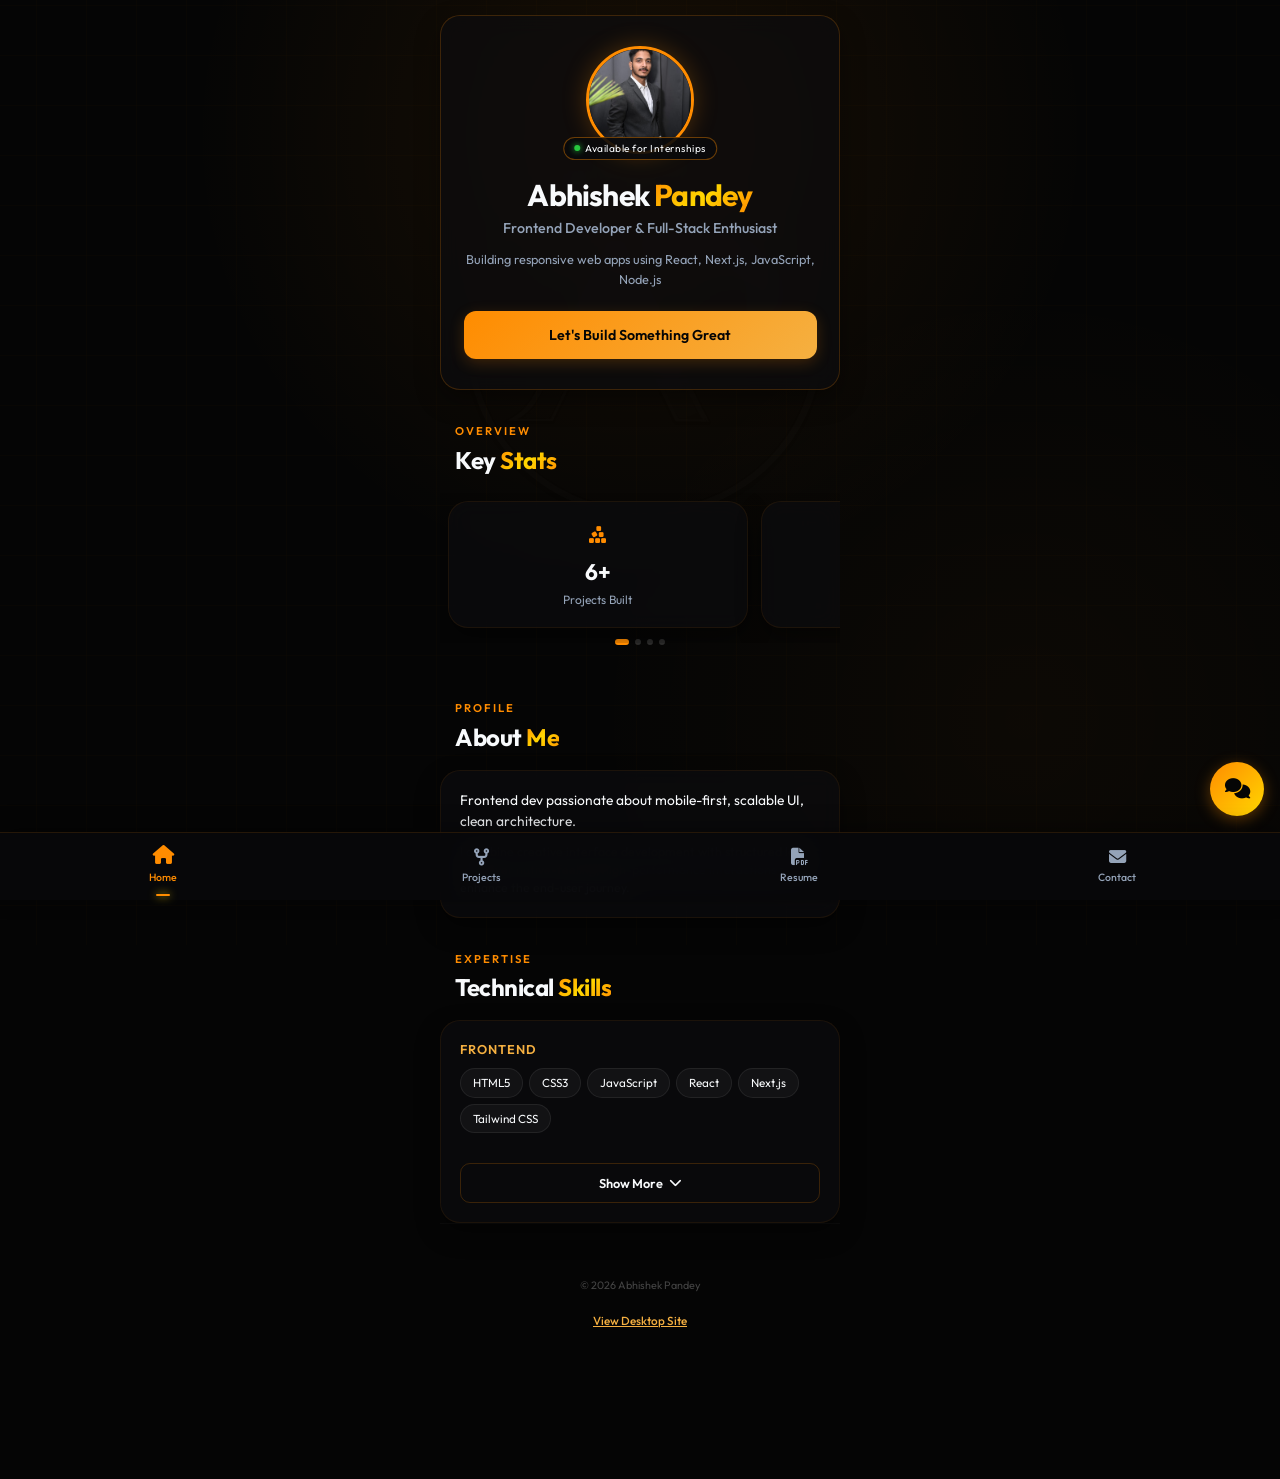
<file: mobile.html>
<!DOCTYPE html>
<html lang="en">
<head>
    <meta charset="UTF-8">
    <meta name="viewport" content="width=device-width, initial-scale=1.0, maximum-scale=1.0, user-scalable=no">
    <title>Abhishek Pandey | Mobile Portfolio</title>
    <meta name="description" content="Mobile app experience of Abhishek Pandey, Frontend Developer & Full-Stack Enthusiast. Built with luxury dark gold aesthetic.">
    
    <!-- Google Fonts: Outfit -->
    <link rel="preconnect" href="https://fonts.googleapis.com">
    <link rel="preconnect" href="https://fonts.gstatic.com" crossorigin>
    <link href="https://fonts.googleapis.com/css2?family=Outfit:wght@300;400;500;600;700&display=swap" rel="stylesheet">
    
    <!-- FontAwesome Icons -->
    <link rel="stylesheet" href="https://cdnjs.cloudflare.com/ajax/libs/font-awesome/6.4.0/css/all.min.css">
    
    <!-- Custom Mobile CSS -->
    <link rel="stylesheet" href="mobile.css">
</head>
<body>
    <!-- Preloader -->
    <div id="m-preloader">
        <div class="preloader-content">
            <img src="image/Logo.png" alt="Logo" class="preloader-logo">
            <div class="preloader-bar-container">
                <div class="preloader-bar"></div>
            </div>
        </div>
    </div>

    <!-- Cyber Grid Backdrop -->
    <div class="cyber-grid" aria-hidden="true"></div>

    <!-- Watermark Logo -->
    <div class="logo-watermark" aria-hidden="true">
        <img src="image/Logo.png" alt="">
    </div>

    <!-- Sticky Floating Action Button (FAB) -->
    <button class="fab" id="contact-fab" aria-label="Contact Me">
        <i class="fa-solid fa-comments"></i>
    </button>

    <!-- Main Viewport Container -->
    <main class="app-viewport">
        
        <!-- ================= HOME TAB ================= -->
        <section id="tab-home" class="tab-section active">
            <!-- Hero Card -->
            <div class="hero-card glass-card">
                <div class="profile-area">
                    <div class="profile-pic-container">
                        <img src="image/abhishek-pandey.jpg" alt="Abhishek Pandey" class="profile-pic" width="320" height="320">
                    </div>
                    <div class="status-badge">
                        <span class="pulse-dot"></span>
                        Available for Internships
                    </div>
                </div>
                
                <h1 class="name">Abhishek <span class="gold-text">Pandey</span></h1>
                <p class="title-sub">Frontend Developer &amp; Full-Stack Enthusiast</p>
                <p class="tagline">Building responsive web apps using React, Next.js, JavaScript, Node.js</p>
                
                <button class="btn btn-gold w-100" id="hero-cta-btn">
                    Let's Build Something Great
                </button>
            </div>

            <!-- Stats Swipe Carousel -->
            <div class="section-title-wrap">
                <span class="subtitle">Overview</span>
                <h2 class="section-title">Key <span class="gold-text">Stats</span></h2>
            </div>
            
            <div class="stats-carousel-container">
                <div class="stats-carousel snap-scroll-x">
                    <!-- Stat Card 1 -->
                    <div class="stat-card glass-card scroll-snap-item">
                        <div class="stat-icon"><i class="fa-solid fa-cubes-stacked"></i></div>
                        <span class="stat-value">6+</span>
                        <span class="stat-label">Projects Built</span>
                    </div>
                    <!-- Stat Card 2 -->
                    <div class="stat-card glass-card scroll-snap-item">
                        <div class="stat-icon"><i class="fa-solid fa-graduation-cap"></i></div>
                        <span class="stat-value">BCA</span>
                        <span class="stat-label">Graduation 2023-26</span>
                    </div>
                    <!-- Stat Card 3 -->
                    <div class="stat-card glass-card scroll-snap-item">
                        <div class="stat-icon"><i class="fa-solid fa-code"></i></div>
                        <span class="stat-value">10+</span>
                        <span class="stat-label">Technologies</span>
                    </div>
                    <!-- Stat Card 4 -->
                    <div class="stat-card glass-card scroll-snap-item">
                        <div class="stat-icon"><i class="fa-solid fa-layer-group"></i></div>
                        <span class="stat-value">MERN</span>
                        <span class="stat-label">React / Next.js</span>
                    </div>
                </div>
                <div class="carousel-dots">
                    <span class="dot active" data-index="0"></span>
                    <span class="dot" data-index="1"></span>
                    <span class="dot" data-index="2"></span>
                    <span class="dot" data-index="3"></span>
                </div>
            </div>

            <!-- About Section -->
            <div class="section-title-wrap">
                <span class="subtitle">Profile</span>
                <h2 class="section-title">About <span class="gold-text">Me</span></h2>
            </div>
            
            <div class="about-card glass-card">
                <p>Frontend dev passionate about mobile-first, scalable UI, clean architecture.</p>
                <p class="about-secondary">I combine creative interface development with structured logic to deliver native-feeling, high-performance interactions that enhance the end-user journey.</p>
            </div>

            <!-- Tech Stack Section -->
            <div class="section-title-wrap">
                <span class="subtitle">Expertise</span>
                <h2 class="section-title">Technical <span class="gold-text">Skills</span></h2>
            </div>
            
            <div class="tech-stack-container glass-card">
                <!-- Frontend Chips -->
                <div class="tech-category">
                    <h3>Frontend</h3>
                    <div class="chips-grid">
                        <span class="chip-pill">HTML5</span>
                        <span class="chip-pill">CSS3</span>
                        <span class="chip-pill">JavaScript</span>
                        <span class="chip-pill">React</span>
                        <span class="chip-pill">Next.js</span>
                        <span class="chip-pill">Tailwind CSS</span>
                    </div>
                </div>

                <!-- Collapsible content -->
                <div class="tech-collapsible" id="tech-more-content">
                    <!-- Backend -->
                    <div class="tech-category">
                        <h3>Backend &amp; Database</h3>
                        <div class="chips-grid">
                            <span class="chip-pill">Node.js</span>
                            <span class="chip-pill">Express.js</span>
                            <span class="chip-pill">Python (Flask)</span>
                            <span class="chip-pill">SQL</span>
                            <span class="chip-pill">MongoDB</span>
                            <span class="chip-pill">Firebase</span>
                        </div>
                    </div>
                    
                    <!-- Languages -->
                    <div class="tech-category">
                        <h3>Programming Languages</h3>
                        <div class="chips-grid">
                            <span class="chip-pill">C++</span>
                            <span class="chip-pill">Java</span>
                            <span class="chip-pill">Python</span>
                        </div>
                    </div>

                    <!-- Tools -->
                    <div class="tech-category">
                        <h3>Tools &amp; Integrations</h3>
                        <div class="chips-grid">
                            <span class="chip-pill">Git</span>
                            <span class="chip-pill">GitHub</span>
                            <span class="chip-pill">Gemini Pro API</span>
                            <span class="chip-pill">VS Code</span>
                            <span class="chip-pill">Cursor</span>
                            <span class="chip-pill">Kaggle</span>
                            <span class="chip-pill">Antigravity</span>
                        </div>
                    </div>
                </div>

                <button class="btn btn-outline btn-sm w-100" id="tech-toggle-btn" style="margin-top: 1rem;">
                    Show More <i class="fa-solid fa-chevron-down" style="margin-left: 6px;"></i>
                </button>
            </div>

            <!-- Page Footer Switcher -->
            <footer class="view-footer">
                <p>&copy; 2026 Abhishek Pandey</p>
                <button class="desktop-switch-link" id="switch-desktop-btn-home">View Desktop Site</button>
            </footer>
        </section>

        <!-- ================= PROJECTS TAB ================= -->
        <section id="tab-projects" class="tab-section">
            <div class="section-title-wrap">
                <span class="subtitle">Showcase</span>
                <h2 class="section-title">Projects <span class="gold-text">Deck</span></h2>
            </div>
            
            <p class="swipe-hint"><i class="fa-solid fa-hand-pointer animate-swipe"></i> Swipe cards or tap to expand metrics</p>

            <div class="projects-deck-wrapper">
                <div class="projects-deck snap-scroll-x">
                    <!-- Project Card 1: Learn2Ride -->
                    <div class="project-card glass-card scroll-snap-item" data-project="learn2ride">
                        <div class="project-media">
                            <img src="./image/WebLogo.png" alt="Learn2Ride Logo" class="project-logo">
                        </div>
                        <div class="project-body">
                            <span class="project-tag">Full-Stack Platform</span>
                            <h3>Learn2Ride Platform</h3>
                            <p class="short-desc">Driving education platform connecting learners with verified trainers in a secure, digital booking ecosystem.</p>
                            <div class="project-chips">
                                <span>Next.js</span>
                                <span>Tailwind CSS</span>
                                <span>Node.js</span>
                                <span>MongoDB</span>
                            </div>
                            <button class="btn btn-gold btn-sm expand-project-btn">
                                Open Details <i class="fa-solid fa-chart-line" style="margin-left: 6px;"></i>
                            </button>
                        </div>
                    </div>

                    <!-- Project Card 2: AURA-Calc -->
                    <div class="project-card glass-card scroll-snap-item" data-project="auracalc">
                        <div class="project-media">
                            <img src="./image/AURA-Calc.png" alt="AURA-Calc" class="project-logo">
                        </div>
                        <div class="project-body">
                            <span class="project-tag">Advanced UI</span>
                            <h3>AURA-Calc</h3>
                            <p class="short-desc">A cutting-edge calculator app with a modern glassmorphic interface, designed for scientific and financial computations.</p>
                            <div class="project-chips">
                                <span>HTML</span>
                                <span>CSS</span>
                                <span>JavaScript</span>
                            </div>
                            <div class="project-card-ctas">
                                <a href="https://abhishek250805.github.io/calculator/" target="_blank" rel="noopener noreferrer" class="btn btn-outline btn-xs"><i class="fa-solid fa-play"></i> Live</a>
                                <button class="btn btn-gold btn-xs expand-project-btn"><i class="fa-solid fa-circle-info"></i> Info</button>
                            </div>
                        </div>
                    </div>

                    <!-- Project Card 3: Portfolio Site -->
                    <div class="project-card glass-card scroll-snap-item" data-project="portfolio">
                        <div class="project-media">
                            <img src="image/Logo.png" alt="Portfolio" class="project-logo contain">
                        </div>
                        <div class="project-body">
                            <span class="project-tag">Professional UI</span>
                            <h3>Personal Portfolio</h3>
                            <p class="short-desc">A high-performance presentation environment engineered with hardware-accelerated animations and an app-like mobile UI.</p>
                            <div class="project-chips">
                                <span>HTML</span>
                                <span>CSS</span>
                                <span>JavaScript</span>
                            </div>
                            <div class="project-card-ctas">
                                <button class="btn btn-desktop-view btn-outline btn-xs"><i class="fa-solid fa-desktop"></i> Desktop View</button>
                                <button class="btn btn-gold btn-xs expand-project-btn"><i class="fa-solid fa-circle-info"></i> Info</button>
                            </div>
                        </div>
                    </div>
                </div>
            </div>

            <!-- Page Footer Switcher -->
            <footer class="view-footer">
                <p>&copy; 2026 Abhishek Pandey</p>
                <button class="desktop-switch-link" id="switch-desktop-btn-projects">View Desktop Site</button>
            </footer>
        </section>

        <!-- ================= RESUME TAB ================= -->
        <section id="tab-resume" class="tab-section">
            <div class="section-title-wrap">
                <span class="subtitle">Experience</span>
                <h2 class="section-title">Resume &amp; <span class="gold-text">Certs</span></h2>
            </div>

            <!-- Download Button -->
            <div class="resume-download-box glass-card">
                <div class="download-text-group">
                    <h3>Curriculum Vitae</h3>
                    <p>Get a comprehensive copy of my background</p>
                </div>
                <a href="ResumeAP.pdf" download class="btn btn-gold download-cv-btn">
                    <i class="fa-solid fa-download"></i> PDF
                </a>
            </div>

            <!-- Accordion -->
            <div class="accordion-container">
                <!-- Accordion Item 1 -->
                <div class="accordion-item glass-card">
                    <button class="accordion-header" aria-expanded="false">
                        <span><i class="fa-solid fa-graduation-cap gold-text"></i> Education (BCA)</span>
                        <i class="fa-solid fa-chevron-down chevron"></i>
                    </button>
                    <div class="accordion-content">
                        <div class="content-inner">
                            <h4 class="degree-title">Bachelor of Computer Applications</h4>
                            <p class="institution">School of Management Sciences</p>
                            <div class="meta-row">
                                <span><i class="fa-solid fa-calendar"></i> 2023 – 2026</span>
                                <span><i class="fa-solid fa-location-dot"></i> Varanasi, UP</span>
                            </div>
                            <div class="gpa-badge">CGPA: 7.61 / 10.0</div>
                        </div>
                    </div>
                </div>

                <!-- Accordion Item 2 -->
                <div class="accordion-item glass-card">
                    <button class="accordion-header" aria-expanded="false">
                        <span><i class="fa-brands fa-python gold-text"></i> Python Programming</span>
                        <i class="fa-solid fa-chevron-down chevron"></i>
                    </button>
                    <div class="accordion-content">
                        <div class="content-inner">
                            <h4 class="cert-title">Python Programming</h4>
                            <p class="provider">by Aradhya Technologies</p>
                            <p class="cert-desc">Core language proficiency, OOP concepts, automation scripts, and logical flow structures.</p>
                        </div>
                    </div>
                </div>

                <!-- Accordion Item 3 -->
                <div class="accordion-item glass-card">
                    <button class="accordion-header" aria-expanded="false">
                        <span><i class="fa-solid fa-database gold-text"></i> Data Structures</span>
                        <i class="fa-solid fa-chevron-down chevron"></i>
                    </button>
                    <div class="accordion-content">
                        <div class="content-inner">
                            <h4 class="cert-title">Data Structures</h4>
                            <p class="provider">by Aradhya Technologies</p>
                            <p class="cert-desc">Proficiency in implementing efficient coding logic, algorithms, lists, stacks, queues, and tree traversal.</p>
                        </div>
                    </div>
                </div>

                <!-- Accordion Item 4 -->
                <div class="accordion-item glass-card">
                    <button class="accordion-header" aria-expanded="false">
                        <span><i class="fa-solid fa-code gold-text"></i> Web Development</span>
                        <i class="fa-solid fa-chevron-down chevron"></i>
                    </button>
                    <div class="accordion-content">
                        <div class="content-inner">
                            <h4 class="cert-title">Web Development</h4>
                            <p class="provider">by Minicimex</p>
                            <p class="cert-desc">Interactive web development with HTML, CSS, JavaScript core features, and React library integration.</p>
                        </div>
                    </div>
                </div>

                <!-- Accordion Item 5 -->
                <div class="accordion-item glass-card">
                    <button class="accordion-header" aria-expanded="false">
                        <span><i class="fa-solid fa-chart-pie gold-text"></i> Data Analysis</span>
                        <i class="fa-solid fa-chevron-down chevron"></i>
                    </button>
                    <div class="accordion-content">
                        <div class="content-inner">
                            <h4 class="cert-title">Data Analysis</h4>
                            <p class="provider">by Minicimex</p>
                            <p class="cert-desc">Data compilation, cleaning, mathematical analysis, and visual charting using Python modules.</p>
                        </div>
                    </div>
                </div>
            </div>

            <!-- Page Footer Switcher -->
            <footer class="view-footer">
                <p>&copy; 2026 Abhishek Pandey</p>
                <button class="desktop-switch-link" id="switch-desktop-btn-resume">View Desktop Site</button>
            </footer>
        </section>

        <!-- ================= CONTACT TAB ================= -->
        <section id="tab-contact" class="tab-section">
            <div class="section-title-wrap">
                <span class="subtitle">Connection</span>
                <h2 class="section-title">Let's Build <span class="gold-text">Greatness</span></h2>
            </div>

            <!-- Contact info quick links -->
            <div class="contact-info-cards">
                <a href="mailto:30pandeyabhishek@gmail.com" class="info-pill glass-card">
                    <i class="fa-solid fa-envelope gold-text"></i>
                    <div class="info-pill-text">
                        <span class="pill-label">Email</span>
                        <span class="pill-val">30pandeyabhishek@gmail.com</span>
                    </div>
                </a>
                
                <a href="tel:+919335629211" class="info-pill glass-card">
                    <i class="fa-solid fa-phone gold-text"></i>
                    <div class="info-pill-text">
                        <span class="pill-label">Call</span>
                        <span class="pill-val">+91 9335629211</span>
                    </div>
                </a>
                
                <div class="info-pill glass-card">
                    <i class="fa-solid fa-location-dot gold-text"></i>
                    <div class="info-pill-text">
                        <span class="pill-label">Location</span>
                        <span class="pill-val">Mirzapur, UP</span>
                    </div>
                </div>
            </div>

            <!-- Social Media row -->
            <div class="social-row">
                <a href="https://www.linkedin.com/in/abhishek-pandey-375656301" target="_blank" rel="noopener noreferrer" class="social-item glass-card" aria-label="LinkedIn">
                    <i class="fa-brands fa-linkedin-in"></i>
                </a>
                <a href="https://github.com/Abhishek250805" target="_blank" rel="noopener noreferrer" class="social-item glass-card" aria-label="GitHub">
                    <i class="fa-brands fa-github"></i>
                </a>
                <a href="https://www.instagram.com/a.b.h.i.s.h.e.k.____" target="_blank" rel="noopener noreferrer" class="social-item glass-card" aria-label="Instagram">
                    <i class="fa-brands fa-instagram"></i>
                </a>
                <a href="https://www.facebook.com/abhishek.pandey.631931" target="_blank" rel="noopener noreferrer" class="social-item glass-card" aria-label="Facebook">
                    <i class="fa-brands fa-facebook-f"></i>
                </a>
            </div>

            <!-- Form Card -->
            <div class="contact-form-card glass-card">
                <form id="m-contact-form">
                    <input type="hidden" name="access_key" value="79c30505-2ae7-4324-bb2d-35425e2b636e">
                    
                    <div class="form-group">
                        <input type="text" id="m-name" name="name" placeholder="Name" required autocomplete="name">
                        <span class="error-msg" id="m-name-error"></span>
                    </div>
                    
                    <div class="form-group">
                        <input type="email" id="m-email" name="email" placeholder="Email" required autocomplete="email">
                        <span class="error-msg" id="m-email-error"></span>
                    </div>
                    
                    <div class="form-group">
                        <textarea id="m-message" name="message" rows="4" placeholder="How can I help you?" required></textarea>
                        <span class="error-msg" id="m-message-error"></span>
                    </div>
                    
                    <button type="submit" class="btn btn-gold w-100" id="m-submit-btn">Send Inquiry</button>
                    <div id="m-form-success" class="success-msg hidden">Inquiry sent successfully!</div>
                    <div id="m-form-error" class="error-msg hidden" style="margin-top: 1rem; text-align: center;"></div>
                </form>
            </div>

            <!-- Page Footer Switcher -->
            <footer class="view-footer">
                <p>&copy; 2026 Abhishek Pandey</p>
                <button class="desktop-switch-link" id="switch-desktop-btn-contact">View Desktop Site</button>
            </footer>
        </section>
        
    </main>

    <!-- Bottom Sheet Modal Structure for Project Details -->
    <div class="bottom-sheet-backdrop" id="project-sheet-backdrop" aria-hidden="true">
        <div class="bottom-sheet" id="project-sheet">
            <div class="sheet-header">
                <div class="grab-handle"></div>
                <button class="close-sheet-btn" aria-label="Close details">&times;</button>
            </div>
            <div class="sheet-content">
                <div class="sheet-project-meta">
                    <span class="project-tag" id="sheet-project-tag">Platform</span>
                    <h2 class="sheet-title" id="sheet-project-title">Project Title</h2>
                    <div class="sheet-tech-list" id="sheet-project-tech">
                        <!-- Filled dynamically -->
                    </div>
                </div>

                <div class="metrics-grid">
                    <div class="metric-block">
                        <h3><i class="fa-solid fa-circle-exclamation gold-text"></i> The Challenge</h3>
                        <p id="sheet-project-challenge">Details of the challenge...</p>
                    </div>
                    <div class="metric-block">
                        <h3><i class="fa-solid fa-screwdriver-wrench gold-text"></i> Solution Decisions</h3>
                        <p id="sheet-project-solution">Details of the solution...</p>
                    </div>
                    <div class="metric-block text-wins">
                        <h3><i class="fa-solid fa-bolt gold-text"></i> Tech Wins</h3>
                        <p id="sheet-project-wins">Details of technical wins...</p>
                    </div>
                </div>

                <div class="sheet-actions" id="sheet-project-actions">
                    <!-- Dynamic CTA links -->
                </div>
            </div>
        </div>
    </div>

    <!-- Fixed Bottom Tab Navigation Bar -->
    <nav class="bottom-nav">
        <button class="nav-tab active" data-target="home">
            <i class="fa-solid fa-house"></i>
            <span>Home</span>
        </button>
        <button class="nav-tab" data-target="projects">
            <i class="fa-solid fa-code-fork"></i>
            <span>Projects</span>
        </button>
        <button class="nav-tab" data-target="resume">
            <i class="fa-solid fa-file-pdf"></i>
            <span>Resume</span>
        </button>
        <button class="nav-tab" data-target="contact">
            <i class="fa-solid fa-envelope"></i>
            <span>Contact</span>
        </button>
    </nav>

    <!-- Mobile UI script -->
    <script src="mobile.js"></script>
</body>
</html>
</file>
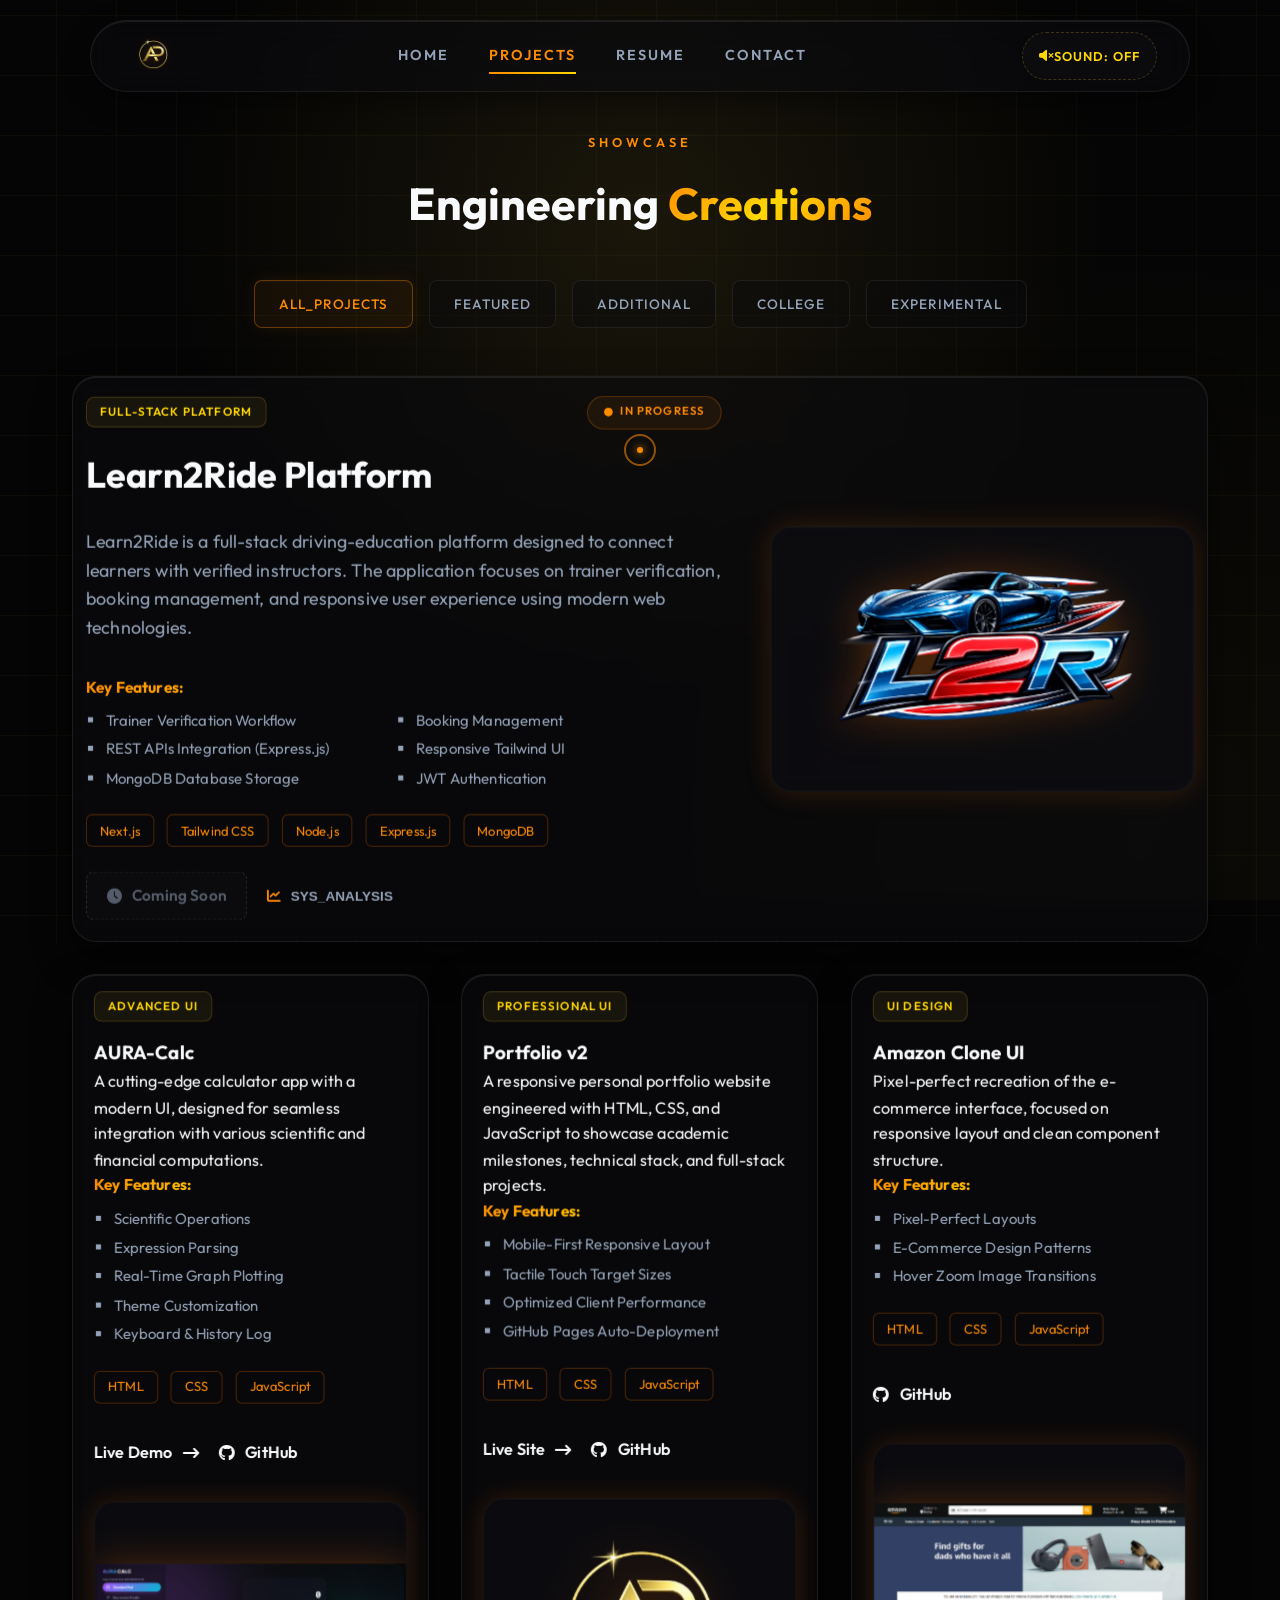
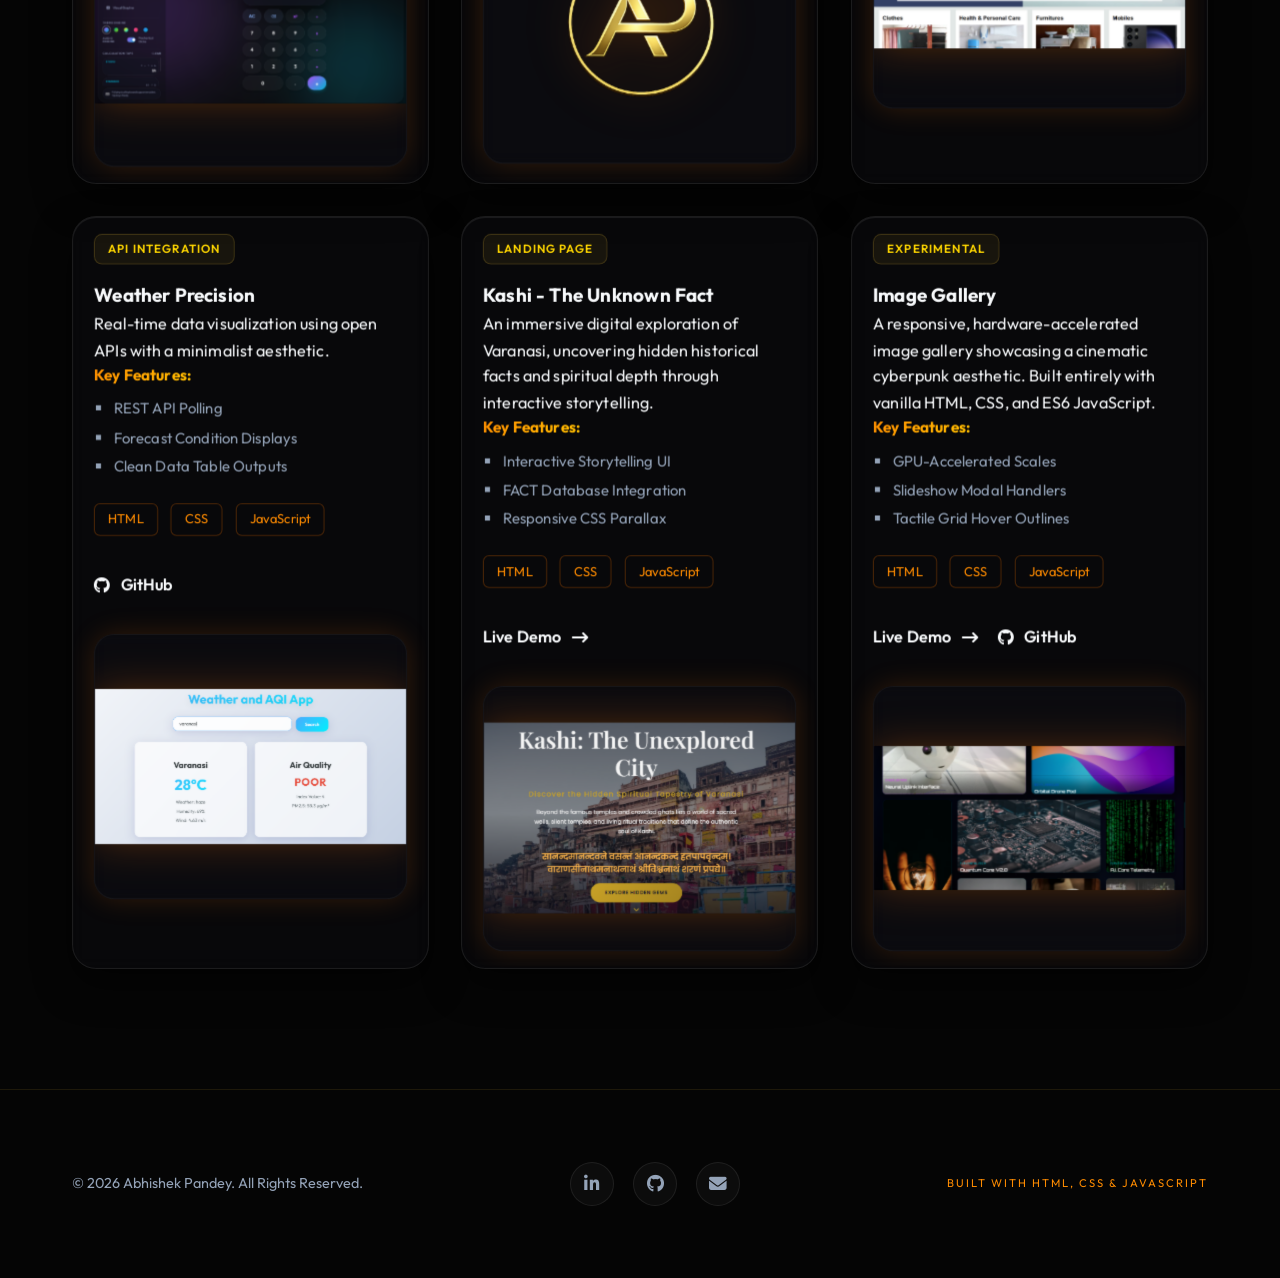
<file: projects.html>
<!DOCTYPE html>
<html lang="en">
<head>
    <meta charset="UTF-8">
    <meta name="viewport" content="width=device-width, initial-scale=1.0">
    <title>Projects | Abhishek Pandey - MERN Stack Developer</title>
    <meta name="description" content="Portfolio of Abhishek Pandey, MCA student and MERN stack developer. Projects built with React, Next.js, Node.js and MongoDB.">
    <meta name="theme-color" content="#050505">
    <link rel="icon" type="image/png" href="image/Logo.png">
    
    <!-- Open Graph Meta Tags -->
    <meta property="og:title" content="Projects | Abhishek Pandey - MERN Stack Developer">
    <meta property="og:description" content="Portfolio of Abhishek Pandey, MCA student and MERN stack developer. Projects built with React, Next.js, Node.js and MongoDB.">
    <meta property="og:image" content="image/abhishek-pandey.jpg">
    <meta property="og:url" content="https://abhishek250805.github.io/Portfolio/projects.html">
    <meta property="og:type" content="website">
    
    <!-- Google Fonts: Outfit -->
    <link rel="preconnect" href="https://fonts.googleapis.com">
    <link rel="preconnect" href="https://fonts.gstatic.com" crossorigin>
    <link href="https://fonts.googleapis.com/css2?family=Outfit:wght@300;400;500;600;700&display=swap" rel="stylesheet">
    
    <!-- FontAwesome for Icons -->
    <link rel="stylesheet" href="https://cdnjs.cloudflare.com/ajax/libs/font-awesome/6.4.0/css/all.min.css">
    
    <!-- Custom CSS -->
    <link rel="stylesheet" href="style.css">
</head>
<body>
    <!-- ░░ CINEMATIC PRELOADER ░░ -->
    <div id="preloader">
        <div class="preloader-content">
            <img src="image/Logo.png" alt="Abhishek Pandey Portfolio" class="preloader-logo" width="80" height="80">
            <div class="preloader-bar-container">
                <div class="preloader-bar"></div>
            </div>
        </div>
    </div>

    <!-- ░░ LAYER 2 — Cyber Grid ░░ -->
    <div class="cyber-grid" aria-hidden="true"></div>

    <!-- ░░ Custom Cursor ░░ -->
    <div class="cursor-dot"></div>
    <div class="cursor-outline"></div>

    <!-- Header / Navbar -->
    <header class="navbar">
        <div class="scroll-progress-container">
            <div class="scroll-progress-bar"></div>
        </div>
        <div class="nav-container container">
            <a href="index.html" class="logo" aria-label="Abhishek Pandey Portfolio Home">
                <img src="image/Logo.png" alt="Abhishek Pandey Portfolio" width="60" height="60">
            </a>
            <nav>
                <ul class="nav-links">
                    <li><a href="index.html">Home</a></li>
                    <li><a href="projects.html">Projects</a></li>
                    <li><a href="resume.html">Resume</a></li>
                    <li><a href="contact.html">Contact</a></li>
                </ul>
            </nav>
            <div class="nav-actions" style="display: flex; gap: 1rem; align-items: center;">
                <button id="sound-toggle" class="sound-btn" aria-label="Toggle HUD sound effects (Currently disabled)" title="Toggle interactive HUD sound effects">
                    <i class="fa-solid fa-volume-xmark"></i> SOUND: OFF
                </button>
                <button class="menu-toggle" aria-label="Toggle navigation menu" aria-expanded="false">
                    <span class="bar"></span>
                    <span class="bar"></span>
                </button>
            </div>
        </div>
    </header>

    <main style="padding-top: 100px;">
        <!-- Projects Section -->
        <section id="projects" class="projects section" style="padding-top: 2rem;">
            <div class="container">
                <div class="section-header reveal">
                    <span class="subtitle">Showcase</span>
                    <h1 class="section-title">Engineering <span class="gold-text">Creations</span></h1>
                </div>
                
                <div class="filter-container reveal">
                    <button class="filter-btn active" data-filter="all">ALL_PROJECTS</button>
                    <button class="filter-btn" data-filter="featured">FEATURED</button>
                    <button class="filter-btn" data-filter="additional">ADDITIONAL</button>
                    <button class="filter-btn" data-filter="college">COLLEGE</button>
                    <button class="filter-btn" data-filter="experimental">EXPERIMENTAL</button>
                </div>
                
                <div class="projects-grid">
                    <!-- Featured Project 1: Learn_2_Ride -->
                    <div class="project-card featured glass-card reveal" data-category="featured">
                        <div class="project-info">
                            <div class="project-header-meta">
                                <span class="project-badge">Full-Stack Platform</span>
                                <div class="building-badge">
                                    <span class="dot-pulse"></span>
                                    In Progress
                                </div>
                            </div>
                            <h3>Learn2Ride Platform</h3>
                            <p>Learn2Ride is a full-stack driving-education platform designed to connect learners with verified instructors. The application focuses on trainer verification, booking management, and responsive user experience using modern web technologies.</p>
                            <div class="project-features-list" style="margin-bottom: 1.5rem;">
                                <h4 class="gold-text" style="font-size: 0.95rem; margin-bottom: 0.5rem;">Key Features:</h4>
                                <ul style="list-style-type: square; padding-left: 1.2rem; color: var(--text-muted); font-size: 0.92rem; display: grid; grid-template-columns: repeat(auto-fit, minmax(200px, 1fr)); gap: 0.3rem;">
                                    <li>Trainer Verification Workflow</li>
                                    <li>Booking Management</li>
                                    <li>REST APIs Integration (Express.js)</li>
                                    <li>Responsive Tailwind UI</li>
                                    <li>MongoDB Database Storage</li>
                                    <li>JWT Authentication</li>
                                </ul>
                            </div>
                            <div class="project-tech" style="margin-bottom: 1.5rem;">
                                <span>Next.js</span><span>Tailwind CSS</span><span>Node.js</span><span>Express.js</span><span>MongoDB</span>
                            </div>
                            <div class="project-cta">
                                <span class="link-btn disabled-btn" title="Project currently in active development"><i class="fa-solid fa-clock"></i> Coming Soon</span>
                                <button class="btn-diag link-btn" id="btn-diagnostics" aria-expanded="false"><i class="fa-solid fa-chart-line" style="color: var(--gold);"></i> SYS_ANALYSIS</button>
                            </div>
                            <!-- Expandable Diagnostics/Case Study Panel -->
                            <div class="diagnostics-panel" id="diagnostics-panel" aria-hidden="true">
                                <div class="diag-header"><i class="fa-solid fa-terminal text-gold" style="color: var(--gold); margin-right: 5px;"></i> Learn2Ride Architecture &amp; Progress</div>
                                <div class="diag-body">
                                    <p><strong>🚨 The Challenge:</strong> Traditional driving school systems suffer from high friction booking, lack of verified trainer validation, and manual scheduling coordination.</p>
                                    <p><strong>🛠️ Solution Decisions:</strong> Developing a modern web architecture connecting verified trainers with learners via secure REST APIs, reactive booking calendar, and clean user dashboard.</p>
                                    <p><strong>⚡ Features Planned / Built So Far:</strong> Trainer verification flow, booking management, REST APIs with Express.js, MongoDB for storage, responsive Next.js + Tailwind frontend.</p>
                                </div>
                            </div>
                        </div>
                        <div class="project-visual">
                            <div class="visual-placeholder gold-glow">
                                <span><img src="./image/WebLogo.png" alt="Learn2Ride Platform" width="300" height="300" loading="lazy"></span>
                            </div>
                        </div>
                    </div>

                    <!-- Featured Project 2: AURA-Calc -->
                    <div class="project-card glass-card reveal" data-category="featured">
                        <div class="project-header-meta">
                            <span class="project-badge">Advanced UI</span>
                        </div>
                        <h3>AURA-Calc</h3>
                        <p>A cutting-edge calculator app with a modern UI, designed for seamless integration with various scientific and financial computations.</p>
                        <div class="project-features-list" style="margin-bottom: 1.5rem;">
                            <h4 class="gold-text" style="font-size: 0.95rem; margin-bottom: 0.5rem;">Key Features:</h4>
                            <ul style="list-style-type: square; padding-left: 1.2rem; color: var(--text-muted); font-size: 0.92rem; display: flex; flex-direction: column; gap: 0.3rem;">
                                <li>Scientific Operations</li>
                                <li>Expression Parsing</li>
                                <li>Real-Time Graph Plotting</li>
                                <li>Theme Customization</li>
                                <li>Keyboard &amp; History Log</li>
                            </ul>
                        </div>
                        <div class="project-tech" style="margin-bottom: 1.5rem;">
                            <span>HTML</span><span>CSS</span><span>JavaScript</span>
                        </div>
                        <div class="project-cta">
                            <a href="https://abhishek250805.github.io/calculator/" target="_blank" rel="noopener noreferrer" class="link-btn">Live Demo <i class="fa-solid fa-arrow-right-long"></i></a>
                            <!-- TODO: replace with the AURA-Calc repo URL -->
                            <a href="https://github.com/Abhishek250805" target="_blank" rel="noopener noreferrer" class="link-btn"><i class="fa-brands fa-github"></i> GitHub</a>
                        </div>
                        <div class="project-visual" style="margin-top: 1.5rem;">
                            <div class="visual-placeholder gold-glow">
                                <span><img src="./image/AURA-Calc.png" alt="AURA-Calc Interface" width="400" height="250" loading="lazy"></span>
                            </div>
                        </div>
                    </div>

                    <!-- SWAPPABLE PROJECT CARD: Portfolio v2 (can be swapped for future projects) -->
                    <!-- Featured Project 3: Portfolio v2 -->
                    <div class="project-card glass-card reveal" data-category="featured">
                        <div class="project-header-meta">
                            <span class="project-badge">Professional UI</span>
                        </div>
                        <h3>Portfolio v2</h3>
                        <p>A responsive personal portfolio website engineered with HTML, CSS, and JavaScript to showcase academic milestones, technical stack, and full-stack projects.</p>
                        <div class="project-features-list" style="margin-bottom: 1.5rem;">
                            <h4 class="gold-text" style="font-size: 0.95rem; margin-bottom: 0.5rem;">Key Features:</h4>
                            <ul style="list-style-type: square; padding-left: 1.2rem; color: var(--text-muted); font-size: 0.92rem; display: flex; flex-direction: column; gap: 0.3rem;">
                                <li>Mobile-First Responsive Layout</li>
                                <li>Tactile Touch Target Sizes</li>
                                <li>Optimized Client Performance</li>
                                <li>GitHub Pages Auto-Deployment</li>
                            </ul>
                        </div>
                        <div class="project-tech" style="margin-bottom: 1.5rem;">
                            <span>HTML</span><span>CSS</span><span>JavaScript</span>
                        </div>
                        <div class="project-cta">
                            <a href="index.html" class="link-btn">Live Site <i class="fa-solid fa-arrow-right-long"></i></a>
                            <a href="https://github.com/Abhishek250805/Portfolio" target="_blank" rel="noopener noreferrer" class="link-btn"><i class="fa-brands fa-github"></i> GitHub</a>
                        </div>
                        <div class="project-visual" style="margin-top: 1.5rem;">
                            <div class="visual-placeholder gold-glow">
                                <span><img src="image/Logo.png" alt="Portfolio v2 Preview" style="object-fit: contain;" width="300" height="200" loading="lazy"></span>
                            </div>
                        </div>
                    </div>

                    <!-- Additional Project 1: Amazon Clone UI -->
                    <div class="project-card glass-card reveal" data-category="additional">
                        <div class="project-header-meta">
                            <span class="project-badge">UI Design</span>
                        </div>
                        <h3>Amazon Clone UI</h3>
                        <p>Pixel-perfect recreation of the e-commerce interface, focused on responsive layout and clean component structure.</p>
                        <div class="project-features-list" style="margin-bottom: 1.5rem;">
                            <h4 class="gold-text" style="font-size: 0.95rem; margin-bottom: 0.5rem;">Key Features:</h4>
                            <ul style="list-style-type: square; padding-left: 1.2rem; color: var(--text-muted); font-size: 0.92rem; display: flex; flex-direction: column; gap: 0.3rem;">
                                <li>Pixel-Perfect Layouts</li>
                                <li>E-Commerce Design Patterns</li>
                                <li>Hover Zoom Image Transitions</li>
                            </ul>
                        </div>
                        <div class="project-tech" style="margin-bottom: 1.5rem;">
                            <span>HTML</span><span>CSS</span><span>JavaScript</span>
                        </div>
                        <div class="project-cta">
                            <a href="https://github.com/Abhishek250805" target="_blank" rel="noopener noreferrer" class="link-btn"><i class="fa-brands fa-github"></i> GitHub</a>
                        </div>
                        <div class="project-visual" style="margin-top: 1.5rem;">
                            <div class="visual-placeholder gold-glow">
                                <span><img src="./image/amazonimg.png" alt="Amazon Clone UI" width="400" height="250" loading="lazy"></span>
                            </div>
                        </div>
                    </div>

                    <!-- Additional Project 2: Weather Precision -->
                    <div class="project-card glass-card reveal" data-category="additional">
                        <div class="project-header-meta">
                            <span class="project-badge">API Integration</span>
                        </div>
                        <h3>Weather Precision</h3>
                        <p>Real-time data visualization using open APIs with a minimalist aesthetic.</p>
                        <div class="project-features-list" style="margin-bottom: 1.5rem;">
                            <h4 class="gold-text" style="font-size: 0.95rem; margin-bottom: 0.5rem;">Key Features:</h4>
                            <ul style="list-style-type: square; padding-left: 1.2rem; color: var(--text-muted); font-size: 0.92rem; display: flex; flex-direction: column; gap: 0.3rem;">
                                <li>REST API Polling</li>
                                <li>Forecast Condition Displays</li>
                                <li>Clean Data Table Outputs</li>
                            </ul>
                        </div>
                        <div class="project-tech" style="margin-bottom: 1.5rem;">
                            <span>HTML</span><span>CSS</span><span>JavaScript</span>
                        </div>
                        <div class="project-cta">
                            <a href="https://github.com/Abhishek250805" target="_blank" rel="noopener noreferrer" class="link-btn"><i class="fa-brands fa-github"></i> GitHub</a>
                        </div>
                        <div class="project-visual" style="margin-top: 1.5rem;">
                            <div class="visual-placeholder gold-glow">
                                <span><img src="./image/aqiimg.png" alt="Weather Precision App" width="400" height="250" loading="lazy"></span>
                            </div>
                        </div>
                    </div>

                    <!-- College Project 1: Kashi - The Unknown Fact -->
                    <div class="project-card glass-card reveal" data-category="college">
                        <div class="project-header-meta">
                            <span class="project-badge">Landing Page</span>
                        </div>
                        <h3>Kashi - The Unknown Fact</h3>
                        <p>An immersive digital exploration of Varanasi, uncovering hidden historical facts and spiritual depth through interactive storytelling.</p>
                        <div class="project-features-list" style="margin-bottom: 1.5rem;">
                            <h4 class="gold-text" style="font-size: 0.95rem; margin-bottom: 0.5rem;">Key Features:</h4>
                            <ul style="list-style-type: square; padding-left: 1.2rem; color: var(--text-muted); font-size: 0.92rem; display: flex; flex-direction: column; gap: 0.3rem;">
                                <li>Interactive Storytelling UI</li>
                                <li>FACT Database Integration</li>
                                <li>Responsive CSS Parallax</li>
                            </ul>
                        </div>
                        <div class="project-tech" style="margin-bottom: 1.5rem;">
                            <span>HTML</span><span>CSS</span><span>JavaScript</span>
                        </div>
                        <div class="project-cta">
                            <a href="https://adityapaswan568.github.io/Kashi--The-Unexplored-City-/" target="_blank" rel="noopener noreferrer" class="link-btn">Live Demo <i class="fa-solid fa-arrow-right-long"></i></a>
                        </div>
                        <div class="project-visual" style="margin-top: 1.5rem;">
                            <div class="visual-placeholder gold-glow">
                                <span><img src="./image/Kashiimg.png" alt="Kashi Project" width="400" height="250" loading="lazy"></span>
                            </div>
                        </div>
                    </div>

                    <!-- Experimental Project 1: Image Gallery -->
                    <div class="project-card glass-card reveal" data-category="experimental">
                        <div class="project-header-meta">
                            <span class="project-badge">Experimental</span>
                        </div>
                        <h3>Image Gallery</h3>
                        <p>A responsive, hardware-accelerated image gallery showcasing a cinematic cyberpunk aesthetic. Built entirely with vanilla HTML, CSS, and ES6 JavaScript.</p>
                        <div class="project-features-list" style="margin-bottom: 1.5rem;">
                            <h4 class="gold-text" style="font-size: 0.95rem; margin-bottom: 0.5rem;">Key Features:</h4>
                            <ul style="list-style-type: square; padding-left: 1.2rem; color: var(--text-muted); font-size: 0.92rem; display: flex; flex-direction: column; gap: 0.3rem;">
                                <li>GPU-Accelerated Scales</li>
                                <li>Slideshow Modal Handlers</li>
                                <li>Tactile Grid Hover Outlines</li>
                            </ul>
                        </div>
                        <div class="project-tech" style="margin-bottom: 1.5rem;">
                            <span>HTML</span><span>CSS</span><span>JavaScript</span>
                        </div>
                        <div class="project-cta">
                            <a href="https://abhishek250805.github.io/ImageGallery/" target="_blank" rel="noopener noreferrer" class="link-btn">Live Demo <i class="fa-solid fa-arrow-right-long"></i></a>
                            <a href="https://github.com/Abhishek250805" target="_blank" rel="noopener noreferrer" class="link-btn"><i class="fa-brands fa-github"></i> GitHub</a>
                        </div>
                        <div class="project-visual" style="margin-top: 1.5rem;">
                            <div class="visual-placeholder gold-glow">
                                <span><img src="./image/ImgGallery.png" alt="Image Gallery Project" width="400" height="250" loading="lazy"></span>
                            </div>
                        </div>
                    </div>
                </div>
            </div>
        </section>
    </main>

    <footer class="footer">
        <div class="container">
            <div class="footer-content">
                <p>&copy; 2026 Abhishek Pandey. All Rights Reserved.</p>
                <div class="footer-social-links" style="display: flex; gap: 1.2rem; align-items: center; justify-content: center; margin: 0.5rem 0;">
                    <a href="https://www.linkedin.com/in/abhishek-pandey-375656301" target="_blank" rel="noopener noreferrer" aria-label="LinkedIn Profile" class="footer-social-link"><i class="fa-brands fa-linkedin-in"></i></a>
                    <a href="https://github.com/Abhishek250805" target="_blank" rel="noopener noreferrer" aria-label="GitHub Profile" class="footer-social-link"><i class="fa-brands fa-github"></i></a>
                    <a href="mailto:30pandeyabhishek@gmail.com" aria-label="Email Abhishek Pandey" class="footer-social-link"><i class="fa-solid fa-envelope"></i></a>
                </div>
                <div class="footer-tag">Built with HTML, CSS &amp; JavaScript</div>
            </div>
        </div>
    </footer>

    <button id="scroll-top" class="scroll-top-btn" aria-label="Scroll to top">
        <i class="fa-solid fa-arrow-up"></i>
    </button>

    <!-- ░░ SCRIPTS ░░ -->
    <script src="script.js"></script>
</body>
</html>
</file>
<file: style.css>
/*
 * ================================================================
 *  CYBERPUNK HUD PORTFOLIO — Master Stylesheet
 *  Performance rules applied throughout:
 *    · No SVG <filter> inside background-image (→ drop-shadow CSS)
 *    · Static noise overlay (zero animation cost)
 *    · Static cyber-grid (no compositor layer for animation)
 *    · backdrop-filter ≤ 14px across the board
 *    · contain: strict on blob / grid layers
 *    · will-change only on actively animated elements
 * ================================================================
 * Color Palette:
 *   #050505  Pure black bg (primary background)
 *   #0D0D0D  Charcoal black (card background)
 *   #FF8C00  Neon orange-gold (primary accent)
 *   #F5B041  Amber gold (secondary accent)
 *   #FFD700  Brilliant gold (glow accent)
 * ================================================================
 */

/* ── CSS Variables ──────────────────────────────────────────── */
:root {
    --bg-main:       #050505;
    --bg-card:       #0D0D0D;
    --gold:          #FF8C00;
    --gold-b:        #F5B041;
    --gold-glow:     #FFD700;
    --text-primary:  #F8FAFC;
    --text-muted:    #94A3B8;
    --glass:         rgba(10, 10, 10, 0.65);
    --glass-border:  rgba(212, 175, 55, 0.12);
    --gold-border:   rgba(212, 175, 55, 0.22);
    --transition:    all 0.5s cubic-bezier(0.16, 1, 0.3, 1);
    --scan-dur:      9s;
}

/* ── Base Reset ─────────────────────────────────────────────── */
*, *::before, *::after { margin: 0; padding: 0; box-sizing: border-box; cursor: default; }
html {
    scroll-behavior: smooth;
    overflow-x: hidden;
}
body {
    font-family: 'Outfit', sans-serif;
    background-color: var(--bg-main);
    background-image: 
        radial-gradient(circle at 50% 25%, rgba(212, 175, 55, 0.10) 0%, transparent 50%),
        radial-gradient(circle at 90% 90%, rgba(212, 175, 55, 0.04) 0%, transparent 40%);
    background-attachment: fixed;
    color: var(--text-primary);
    line-height: 1.6;
    overflow-x: hidden;
    max-width: 100vw;
    -webkit-font-smoothing: antialiased;
}
img, video, iframe, canvas {
    max-width: 100%;
    height: auto;
    display: block;
}

/* ── Canvas and Ambient Blob layers removed for high performance ── */

/* Subtle golden cyber grid with a slow drift animation */
.cyber-grid {
    position: fixed;
    top: -5%;
    left: -5%;
    width: 110%;
    height: 110%;
    pointer-events: none;
    z-index: -4;
    opacity: 0.045; /* 4.5% opacity */
    background-image:
        linear-gradient(rgba(212, 175, 55, 1) 1px, transparent 1px),
        linear-gradient(90deg, rgba(212, 175, 55, 1) 1px, transparent 1px);
    background-size: 60px 60px;
    will-change: transform;
    animation: gridDrift 40s linear infinite;
}
@keyframes gridDrift {
    0% {
        transform: translate3d(0, 0, 0);
    }
    100% {
        transform: translate3d(60px, 60px, 0);
    }
}

/* ── HUD decorative overlays removed for minimal modern design ── */

/* ── Logo Watermark ─────────────────────────────────────────── */
.logo-watermark {
    position: absolute; top: 35%; left: 50%;
    transform: translate(-50%,-50%);
    width: 70vh; height: 70vh;
    max-width: 540px; max-height: 540px;
    opacity: 0.030; pointer-events: none; z-index: 0;
    filter: grayscale(1) brightness(0.7);
    animation: floatWatermark 30s ease-in-out infinite alternate;
}
.logo-watermark img { width: 100%; height: 100%; object-fit: contain; }
@keyframes floatWatermark {
    from { transform: translate(-50%, calc(-50% - 13px)) rotate(-1.5deg); }
    to   { transform: translate(-50%, calc(-50% + 13px)) rotate(2.5deg);  }
}

/* ════════════════════════════════════════════════════════════ */
/*  PORTFOLIO COMPONENT STYLES — unchanged                      */
/* ════════════════════════════════════════════════════════════ */

/* ── Utility ────────────────────────────────────────────────── */
.container { width: 100%; max-width: 1200px; margin: 0 auto; padding: 0 1.2rem; }
.section   { padding: 60px 0; }

.gold-text {
    color: var(--gold);
    background: linear-gradient(135deg, var(--gold) 0%, var(--gold-glow) 50%, var(--gold) 100%);
    -webkit-background-clip: text;
    -webkit-text-fill-color: transparent;
    background-clip: text;
}

/* ── Glass Card ─────────────────────────────────────────────── */
.glass-card {
    background: rgba(11, 11, 15, 0.55);
    backdrop-filter: blur(8px);
    -webkit-backdrop-filter: blur(8px);
    border: 1px solid rgba(255, 255, 255, 0.08);
    border-radius: 24px;
    padding: 1.2rem;
    transition: var(--transition);
    transform-style: preserve-3d;
    perspective: 1000px;
    will-change: transform;
    position: relative;
    overflow: hidden;
    box-shadow: 0 16px 36px rgba(0,0,0,0.55), inset 0 1px 1px rgba(255,255,255,0.09);
}
.glass-card h3 i { margin-right: 10px; font-size: 1.2rem; }

/* Shine sweep on hover */
.glass-card::before, .repo-card::before {
    content: '';
    position: absolute; top: 0; left: -150%;
    width: 100%; height: 100%;
    background: linear-gradient(90deg, transparent, rgba(255,255,255,0.05), rgba(255,122,0,0.02), rgba(255,255,255,0.05), transparent);
    transform: skewX(-25deg);
    transition: 0.9s cubic-bezier(0.16, 1, 0.3, 1);
    pointer-events: none; z-index: 2;
}
.glass-card:hover::before, .repo-card:hover::before { left: 150%; }

.glass-card:hover {
    border-color: rgba(255,122,0,0.35);
    transform: translateY(-4px) scale(1.005);
    background: rgba(16, 16, 22, 0.65);
    box-shadow: 0 26px 52px rgba(0,0,0,0.65), 0 0 32px rgba(255,122,0,0.12), inset 0 1px 1px rgba(255,255,255,0.16);
}
.gold-glow { box-shadow: 0 0 28px rgba(255,122,0,0.18); }

/* Custom cursor hidden by default on mobile viewports */
.cursor-dot, .cursor-outline { display: none; }

/* ── Scroll Progress ────────────────────────────────────────── */
.scroll-progress-container { position: absolute; top: 0; left: 0; width: 100%; height: 3px; z-index: 1001; overflow: hidden; border-radius: 100px 100px 0 0; }
.scroll-progress-bar { height: 100%; width: 0%; background: linear-gradient(90deg, var(--gold), var(--gold-glow)); box-shadow: 0 0 10px var(--gold); transition: width .1s ease-out; }

/* ── Navbar ─────────────────────────────────────────────────── */
.navbar {
    position: fixed; top: 10px; left: 2.5%; right: 2.5%;
    width: auto; max-width: 1100px;
    background: rgba(11, 11, 15, 0.60);
    backdrop-filter: blur(14px);
    -webkit-backdrop-filter: blur(14px);
    border: 1px solid rgba(255,255,255,0.08);
    border-radius: 100px; z-index: 1000;
    transition: var(--transition);
    box-shadow: 0 10px 28px rgba(0,0,0,0.42), inset 0 1px 1px rgba(255,255,255,0.09);
}
.navbar.scrolled { top: 12px; background: rgba(11, 11, 15, 0.78); border-color: rgba(255,255,255,0.12); box-shadow: 0 16px 36px rgba(0,0,0,0.52); }
.nav-container { display: flex; justify-content: space-between; align-items: center; height: 70px; padding: 0 1.2rem; }
.logo { display: flex; align-items: center; text-decoration: none; }
.logo img { height: 60px; width: auto; filter: drop-shadow(0 0 5px rgba(255,122,0,0.28)); transition: var(--transition); }
.logo img:hover { transform: scale(1.05); filter: drop-shadow(0 0 12px rgba(255,122,0,0.52)); }

/* Menu toggle touch target: 48px */
.menu-toggle {
    display: flex;
    flex-direction: column;
    gap: 6px;
    background: none;
    border: none;
    padding: 0;
    width: 48px;
    height: 48px;
    justify-content: center;
    align-items: center;
    z-index: 1003;
    cursor: pointer;
}
.bar { width: 25px; height: 2px; background: var(--text-primary); border-radius: 2px; transition: var(--transition); }
.menu-toggle.active .bar:nth-child(1) { transform: translateY(4px) rotate(45deg); }
.menu-toggle.active .bar:nth-child(2) { transform: translateY(-4px) rotate(-45deg); }

/* Mobile Menu Full-Screen Slide-in Overlay */
.nav-links {
    display: flex;
    flex-direction: column;
    justify-content: center;
    align-items: center;
    position: fixed;
    top: 0;
    right: -100%;
    width: 100%;
    height: 100vh;
    background: rgba(10, 10, 10, 0.98);
    backdrop-filter: blur(20px);
    -webkit-backdrop-filter: blur(20px);
    border: none;
    border-radius: 0;
    padding: 2rem;
    gap: 2rem;
    text-align: center;
    box-shadow: none;
    z-index: 1002;
    list-style: none;
    transition: right 0.4s cubic-bezier(0.16, 1, 0.3, 1);
}
.nav-links.active {
    right: 0;
}
.nav-links a {
    display: flex;
    align-items: center;
    justify-content: center;
    min-height: 48px;
    padding: 0.8rem 0;
    font-size: 1.3rem;
    color: var(--text-muted);
    text-decoration: none;
    font-weight: 600;
    transition: var(--transition);
    text-transform: uppercase;
    letter-spacing: 2px;
    position: relative;
    width: 100%;
}
.nav-links a:hover, .nav-links a.nav-active { color: var(--gold); }

/* ── Hero ───────────────────────────────────────────────────── */
.hero {
    min-height: 100vh;
    height: auto;
    display: flex;
    align-items: center;
    justify-content: center;
    position: relative;
    overflow: hidden;
    padding: 120px 0 60px;
}
.hero-split {
    display: flex;
    flex-direction: column;
    align-items: center;
    text-align: center;
    gap: 2.5rem;
    width: 100%;
}
.hero-left { flex-shrink: 0; }
.hero-right { flex: 1; }
.profile-pic-container {
    position: relative;
    width: 140px;
    height: 140px;
    border-radius: 50%;
    overflow: hidden;
    border: 4px solid var(--gold);
    box-shadow: 0 0 55px rgba(255,122,0,0.38), 0 0 100px rgba(255,122,0,0.10);
    margin: 0 auto;
}
.profile-pic { width: 100%; height: 100%; object-fit: cover; transition: var(--transition); }
.profile-pic:hover { transform: scale(1.1); }

.badge-premium, .badge-status {
    display: inline-flex;
    align-items: center;
    justify-content: center;
    padding: .5rem 1rem;
    background: rgba(255,122,0,0.08);
    border: 1px solid var(--gold);
    color: var(--gold);
    border-radius: 100px;
    font-size: .8rem;
    font-weight: 600;
    text-transform: uppercase;
    letter-spacing: 1.5px;
    margin-bottom: 1.5rem;
    max-width: 100%;
    white-space: normal;
    text-align: center;
    line-height: 1.3;
}
.name {
    font-size: clamp(1.75rem, 6vw, 2.2rem);
    font-weight: 700;
    line-height: 1.2;
    margin-bottom: 1rem;
    letter-spacing: -1px;
    overflow-wrap: break-word;
    word-break: break-word;
}
.title  { font-size: 1.05rem; color: var(--text-muted); font-weight: 400; margin-bottom: 1.5rem; }
.tagline {
    max-width: 550px;
    margin: 0 auto 2rem;
    color: var(--text-muted);
    font-size: 0.95rem;
    line-height: 1.6;
    text-align: center;
    overflow-wrap: break-word;
}
.hero-buttons {
    display: flex;
    flex-direction: column;
    gap: .8rem;
    width: 100%;
    justify-content: center;
}
.resume-cta-buttons {
    display: flex;
    flex-direction: column;
    gap: 0.8rem;
    width: 100%;
}

/* ── Buttons (min touch target: 48px) ────────────────────────── */
.btn {
    padding: 1rem 2.2rem;
    min-height: 48px;
    border-radius: 100px;
    font-size: 1rem;
    font-weight: 600;
    text-decoration: none;
    transition: var(--transition);
    display: inline-flex;
    align-items: center;
    justify-content: center;
    width: 100%;
    text-align: center;
}
.btn-gold { background: rgba(255,122,0,0.12); backdrop-filter: blur(14px); border: 1px solid rgba(255,122,0,0.28); color: var(--gold-glow); box-shadow: 0 4px 18px rgba(255,122,0,0.08), inset 0 1px 1px rgba(255,255,255,0.08); }
.btn-gold:hover { background: rgba(255,122,0,0.28); border-color: var(--gold); transform: translateY(-3px) scale(1.02); box-shadow: 0 10px 32px rgba(255,122,0,0.32); color: #fff; }
.btn-outline { background: rgba(255,255,255,0.02); backdrop-filter: blur(14px); border: 1px solid rgba(255,255,255,0.08); color: var(--text-primary); box-shadow: 0 4px 15px rgba(0,0,0,0.15); }
.btn-outline:hover { border-color: rgba(255,122,0,0.35); background: rgba(255,122,0,0.08); transform: translateY(-3px) scale(1.02); box-shadow: 0 8px 25px rgba(255,122,0,0.16); }
.cv-btn i { margin-right: 8px; }

/* ── Scroll Indicator ───────────────────────────────────────── */
.scroll-indicator { position: absolute; bottom: 40px; left: 50%; transform: translateX(-50%); display: flex; flex-direction: column; align-items: center; gap: 10px; color: var(--text-muted); font-size: .8rem; text-transform: uppercase; letter-spacing: 2px; }
.mouse { width: 25px; height: 40px; border: 2px solid var(--text-muted); border-radius: 20px; position: relative; }
.mouse::before { content: ''; position: absolute; top: 8px; left: 50%; transform: translateX(-50%); width: 4px; height: 8px; background: var(--gold); border-radius: 2px; animation: scrollMouse 2s infinite; }
@keyframes scrollMouse { 0% { transform: translate(-50%,0); opacity: 0; } 50% { opacity: 1; } 100% { transform: translate(-50%,15px); opacity: 0; } }
@media (max-height: 600px) { .scroll-indicator { display: none; } }

/* ── Status Pulse ───────────────────────────────────────────── */
.status-badge-container { display: flex; flex-wrap: wrap; align-items: center; gap: 0.8rem; margin-bottom: 1.5rem; justify-content: center; max-width: 100%; }
.status-badge-container .badge-premium, .status-badge-container .badge-status { margin-bottom: 0; }
.pulse-indicator { position: relative; width: 12px; height: 12px; flex-shrink: 0; }
.pulse-indicator .dot { display: block; width: 100%; height: 100%; background: #4ade80; border-radius: 50%; }
.pulse-indicator .ping { position: absolute; inset: 0; background: #4ade80; border-radius: 50%; animation: ping 1.5s cubic-bezier(0,0,.2,1) infinite; opacity: .75; }
@keyframes ping { 75%,100% { transform: scale(3); opacity: 0; } }

/* ── Tech Marquee ───────────────────────────────────────────── */
.tech-marquee-section { padding: 50px 0; background: rgba(255,255,255,0.016); border-top: 1px solid var(--glass-border); border-bottom: 1px solid var(--glass-border); overflow: hidden; position: relative; width: 100%; }
.marquee-wrapper { display: flex; width: 100%; overflow: hidden; }
.marquee-content { display: flex; gap: 20px; animation: marqueeScroll 40s linear infinite; white-space: nowrap; will-change: transform; }
.tech-card {
    background: rgba(255,255,255,0.03);
    backdrop-filter: blur(8px);
    border: 1px solid rgba(255,255,255,0.07);
    padding: .5rem 1rem;
    border-radius: 12px;
    color: var(--gold);
    font-size: 0.85rem;
    font-weight: 500;
    letter-spacing: 1px;
    transition: var(--transition);
    box-shadow: 0 4px 15px rgba(0,0,0,0.15);
    flex-shrink: 0;
}
.tech-card:hover { border-color: rgba(255,122,0,0.38); background: rgba(255,122,0,0.10); transform: translateY(-5px) scale(1.02); box-shadow: 0 8px 22px rgba(255,122,0,0.14); }
@keyframes marqueeScroll { 0% { transform: translate3d(0,0,0); } 100% { transform: translate3d(calc(-50% - 15px),0,0); } }
.marquee-wrapper:hover .marquee-content { animation-play-state: paused; }

/* ── Section Headers ────────────────────────────────────────── */
.section-header { text-align: center; margin-bottom: 2.5rem; }
.subtitle { color: var(--gold); text-transform: uppercase; letter-spacing: 4px; font-size: .8rem; font-weight: 600; display: block; margin-bottom: 1rem; }
.section-title { font-size: clamp(1.8rem, 4.5vw, 2.8rem); font-weight: 700; }

/* ── About ──────────────────────────────────────────────────── */
.about-grid { display: grid; grid-template-columns: 1fr; gap: 2rem; }
.about-text p { margin-bottom: 1.5rem; color: var(--text-muted); font-size: 1.1rem; }
.signature { font-size: 1.5rem; color: var(--gold); margin-top: 2rem; font-style: italic; opacity: .8; }
.about-stats {
    display: grid;
    grid-template-columns: repeat(auto-fit, minmax(140px, 1fr));
    gap: 1.5rem;
    width: 100%;
}
.stat-card { text-align: center; padding: 1.5rem; }
.stat-card h3 { font-size: 2.5rem; color: var(--gold); margin-bottom: .5rem; }

/* ── Skills ─────────────────────────────────────────────────── */
.skills-container {
    display: grid;
    grid-template-columns: 1fr;
    gap: 1.5rem;
}
.skill-category h3 { margin-bottom: 1.5rem; display: flex; align-items: center; gap: 10px; }
.skill-tags { display: flex; flex-wrap: wrap; gap: .8rem; }
.skill-tag { background: rgba(255,255,255,0.032); backdrop-filter: blur(5px); border: 1px solid rgba(255,255,255,0.06); padding: .6rem 1.2rem; border-radius: 12px; font-size: .9rem; transition: var(--transition); }
.skill-tag:hover { border-color: rgba(255,122,0,0.38); background: rgba(255,122,0,0.12); transform: translateY(-2px) scale(1.05); }
.skill-tag.learning { border-style: dashed; opacity: .7; }

/* ── Projects ───────────────────────────────────────────────── */
.projects-grid {
    display: grid;
    grid-template-columns: 1fr;
    gap: 1.5rem;
}
.project-card.featured {
    grid-column: 1/-1;
    display: grid;
    grid-template-columns: 1fr;
    gap: 2rem;
    align-items: center;
    transform-style: preserve-3d;
    perspective: 1000px;
    min-height: auto;
    overflow: hidden;
}
.project-card.featured .project-visual { order: -1; }
.project-card > * { transform: translateZ(20px); }
.projects.dimmed .project-card:not(:hover) { opacity: .3; filter: blur(2px) grayscale(.5); transform: scale(.95); }
.project-header-meta { display: flex; justify-content: space-between; align-items: center; margin-bottom: 1rem; }
.building-badge { display: flex; align-items: center; gap: 8px; background: rgba(255,122,0,0.08); border: 1px solid rgba(255,122,0,0.28); padding: .4rem 1rem; border-radius: 100px; font-size: .7rem; color: var(--gold); font-weight: 600; text-transform: uppercase; letter-spacing: 1px; }
.dot-pulse { width: 8px; height: 8px; background: var(--gold); border-radius: 50%; position: relative; }
.dot-pulse::after { content: ''; position: absolute; inset: 0; background: var(--gold); border-radius: 50%; animation: pulseBadge 1.5s ease-out infinite; }
@keyframes pulseBadge { 0% { transform: scale(1); opacity: .8; } 100% { transform: scale(2.5); opacity: 0; } }
.project-badge { display: inline-block; padding: .3rem .8rem; background: rgba(212,175,55,0.08); border: 1px solid rgba(212,175,55,0.22); border-radius: 8px; font-size: .72rem; color: var(--gold-glow); font-weight: 600; text-transform: uppercase; letter-spacing: 1px; }
.project-info h3 { font-size: 2.2rem; margin-bottom: 1.5rem; }
.project-info p { color: var(--text-muted); margin-bottom: 2rem; font-size: 1.1rem; }
.project-tech {
    display: flex;
    flex-wrap: wrap;
    gap: 0.5rem 0.8rem;
    margin-bottom: 2.5rem;
}
.project-tech span { font-size: .8rem; color: var(--gold); padding: .3rem .8rem; border: 1px solid rgba(255,122,0,0.28); border-radius: 6px; }
.project-cta {
    display: flex;
    flex-direction: column;
    gap: 1rem;
    width: 100%;
}
.project-cta .link-btn, .project-cta .btn-diag {
    width: 100%;
    margin-left: 0 !important;
}
.link-btn { color: var(--text-primary); text-decoration: none; font-weight: 600; display: inline-flex; align-items: center; gap: 10px; transition: var(--transition); min-height: 48px; }
.link-btn:hover { color: var(--gold); gap: 15px; }
.disabled-btn {
    opacity: 0.55;
    cursor: not-allowed !important;
    pointer-events: none;
    border: 1px dashed rgba(255, 255, 255, 0.25) !important;
    color: var(--text-muted) !important;
    background: rgba(255, 255, 255, 0.03) !important;
    padding: 0.6rem 1.2rem;
    border-radius: 8px;
    font-size: 0.95rem;
}
.visual-placeholder { width: 100%; height: clamp(160px, 25vw, 260px); background: rgba(15,15,22,0.42); backdrop-filter: blur(8px); -webkit-backdrop-filter: blur(8px); border-radius: 20px; display: flex; align-items: center; justify-content: center; font-size: 1.5rem; font-weight: 600; color: var(--gold); border: 1px solid rgba(255,255,255,0.06); overflow: hidden; }
.visual-placeholder img { width: 100%; height: 100%; object-fit: cover; display: block; margin: auto; filter: drop-shadow(0 0 20px rgba(255,122,0,0.28)); transition: var(--transition); }
.project-card:hover .visual-placeholder img { transform: scale(1.1) translateZ(30px); filter: drop-shadow(0 0 28px rgba(255,122,0,0.42)); }

/* ── GitHub Section ─────────────────────────────────────────── */
.github-content { display: grid; grid-template-columns: 1fr; gap: 1.5rem; }
.github-card { display: flex; flex-direction: column; align-items: center; text-align: center; padding: 1.5rem; }
.github-avatar { width: 120px; height: 120px; border-radius: 50%; border: 3px solid var(--gold); margin-bottom: 1.5rem; box-shadow: 0 0 22px rgba(255,122,0,0.28); }
.github-stats-grid { display: grid; grid-template-columns: repeat(2,1fr); gap: 1.5rem; width: 100%; margin-top: 2rem; }
.stat-item h4 { color: var(--gold); font-size: 1.5rem; }
.stat-item p { font-size: .8rem; text-transform: uppercase; letter-spacing: 1px; }
.repos-grid { display: grid; grid-template-columns: repeat(auto-fill, minmax(250px,1fr)); gap: 1.5rem; }
.repo-card { background: rgba(11, 11, 15, 0.50); backdrop-filter: blur(10px); -webkit-backdrop-filter: blur(10px); border: 1px solid rgba(255,255,255,0.07); position: relative; overflow: hidden; box-shadow: 0 12px 32px rgba(0,0,0,0.42); padding: 1.5rem; border-radius: 16px; transition: var(--transition); display: flex; flex-direction: column; justify-content: space-between; }
.repo-card:hover { border-color: rgba(255,122,0,0.38); transform: translateY(-5px) scale(1.005); box-shadow: 0 22px 44px rgba(0,0,0,0.55), 0 0 28px rgba(255,122,0,0.10); }
.repo-header { display: flex; justify-content: space-between; align-items: flex-start; margin-bottom: 1rem; }
.repo-card h3 { font-size: 1.2rem; color: var(--text-primary); }
.repo-card p { font-size: .9rem; color: var(--text-muted); margin-bottom: 1.5rem; display: -webkit-box; -webkit-line-clamp: 2; -webkit-box-orient: vertical; overflow: hidden; }
.repo-footer { display: flex; justify-content: space-between; align-items: center; font-size: .8rem; }
.repo-lang { display: flex; align-items: center; gap: 6px; }
.lang-dot { width: 10px; height: 10px; border-radius: 50%; }
.repo-stats { display: flex; gap: 1rem; }

/* ── Certificates ───────────────────────────────────────────── */
.cert-grid {
    display: grid;
    grid-template-columns: 1fr;
    gap: 1.5rem;
}
.cert-item { display: flex; flex-direction: column; gap: 1.5rem; }
.cert-icon { font-size: 2.5rem; }

/* ── Journey / Timeline ─────────────────────────────────────── */
.timeline { position: relative; max-width: 800px; margin: 0 auto; }
.timeline::before { content: ''; position: absolute; top: 0; left: 10px; width: 2px; height: 100%; background: var(--glass-border); }
.timeline-item { position: relative; padding-left: 40px; margin-bottom: 2.5rem; }
.timeline-dot { position: absolute; left: 1px; top: 0; width: 20px; height: 20px; background: var(--bg-main); border: 2px solid var(--gold); border-radius: 50%; box-shadow: 0 0 12px var(--gold); }
.date { color: var(--gold); font-weight: 600; font-size: .85rem; display: block; margin-bottom: .5rem; }

/* ── Contact ────────────────────────────────────────────────── */
.contact-grid { display: grid; grid-template-columns: 1fr; gap: 2.5rem; }
.contact-intro { font-size: clamp(1.1rem, 2vw, 1.3rem); color: var(--text-muted); margin-bottom: 1.5rem; }
.contact-links { display: flex; flex-direction: column; gap: 2rem; }
.contact-link { text-decoration: none; color: var(--text-primary); font-size: 1.1rem; display: inline-flex; align-items: center; gap: 15px; transition: var(--transition); min-height: 48px; }
.contact-link:hover { color: var(--gold); }

/* Circular Tactile Social Targets: 48x48px */
.social-links { display: flex; gap: 1rem; flex-wrap: wrap; }
.social-links a {
    display: inline-flex;
    align-items: center;
    justify-content: center;
    width: 48px;
    height: 48px;
    border-radius: 50%;
    background: rgba(255, 255, 255, 0.03);
    border: 1px solid rgba(255, 255, 255, 0.08);
    color: var(--text-muted);
    font-size: 1.25rem;
    transition: var(--transition);
}
.social-links a:hover {
    color: var(--gold);
    background: rgba(255, 140, 0, 0.08);
    border-color: rgba(255, 140, 0, 0.30);
    transform: translateY(-3px);
    box-shadow: 0 8px 20px rgba(255, 140, 0, 0.12);
}

.form-row { display: grid; grid-template-columns: 1fr; gap: 1.2rem; margin-bottom: 1.2rem; }
.form-group { display: flex; flex-direction: column; gap: 8px; }
.contact-form input, .contact-form textarea {
    background: rgba(255,255,255,0.018);
    backdrop-filter: blur(10px);
    -webkit-backdrop-filter: blur(10px);
    border: 1px solid rgba(255,255,255,0.07);
    padding: 0.8rem 1.2rem;
    border-radius: 12px;
    color: var(--text-primary);
    font-family: inherit;
    font-size: 16px; /* Prevents auto-zoom in iOS Safari */
    min-height: 48px;
    width: 100%;
    transition: var(--transition);
}
.contact-form textarea { min-height: 120px; resize: vertical; }
.contact-form input:focus, .contact-form textarea:focus { outline: none; border-color: rgba(255,122,0,0.55); background: rgba(255,122,0,0.04); box-shadow: 0 0 18px rgba(255,122,0,0.14); }
.error-msg { color: #FF4D4D; font-size: .8rem; }
.success-msg { margin-top: 1.5rem; color: var(--gold); text-align: center; font-weight: 600; }
.hidden { display: none; }
.w-100 { width: 100%; }

/* ── Footer ─────────────────────────────────────────────────── */
.footer { padding: 4rem 0; border-top: 1px solid var(--glass-border); }
.footer-content { display: flex; flex-direction: column; gap: 1.2rem; align-items: center; color: var(--text-muted); font-size: .9rem; text-align: center; }
.footer-tag { text-transform: uppercase; letter-spacing: 2px; font-size: .7rem; color: var(--gold); }
.footer-social-links { display: flex; gap: 1rem; align-items: center; justify-content: center; }
.footer-social-link {
    display: inline-flex;
    align-items: center;
    justify-content: center;
    width: 44px;
    height: 44px;
    border-radius: 50%;
    background: rgba(255, 255, 255, 0.03);
    border: 1px solid rgba(255, 255, 255, 0.08);
    color: var(--text-muted);
    font-size: 1.1rem;
    text-decoration: none;
    transition: var(--transition);
}
.footer-social-link:hover {
    color: var(--gold);
    background: rgba(255, 140, 0, 0.08);
    border-color: rgba(255, 140, 0, 0.30);
    transform: translateY(-2px);
    box-shadow: 0 6px 16px rgba(255, 140, 0, 0.12);
}

/* ── Reveal ─────────────────────────────────────────────────── */
.reveal { opacity: 0; transform: translateY(30px); transition: all 1s cubic-bezier(.2,1,.3,1); }
.reveal.active { opacity: 1; transform: translateY(0); }

/* ── Scroll-to-Top (Touch target: 48px+) ─────────────────────── */
.scroll-top-btn { position: fixed; bottom: 20px; right: 20px; width: 48px; height: 48px; border-radius: 50%; background: var(--bg-card); border: 1px solid var(--glass-border); color: var(--gold); display: flex; align-items: center; justify-content: center; font-size: 1.2rem; cursor: pointer; z-index: 99; opacity: 0; visibility: hidden; transition: var(--transition); }
.scroll-top-btn.visible { opacity: 1; visibility: visible; }
.scroll-top-btn:hover { background: var(--gold); color: var(--bg-main); transform: translateY(-5px); box-shadow: 0 10px 22px rgba(255,122,0,0.32); }

/* ── Preloader ──────────────────────────────────────────────── */
#preloader { position: fixed; inset: 0; background: #050505; display: flex; justify-content: center; align-items: center; z-index: 9999; transition: opacity .8s ease, visibility .8s; }
#preloader.fade-out { opacity: 0; visibility: hidden; }
.preloader-content { text-align: center; }
.preloader-logo { width: 120px; height: auto; margin-bottom: 2rem; filter: drop-shadow(0 0 18px rgba(255,122,0,0.42)); animation: logoPulse 2s ease-in-out infinite; }
.preloader-bar-container { width: 160px; height: 2px; background: rgba(255,255,255,0.09); border-radius: 100px; margin: 0 auto; overflow: hidden; }
.preloader-bar { width: 0%; height: 100%; background: var(--gold); box-shadow: 0 0 10px var(--gold); animation: loadingBar 2s ease-in-out infinite; }
@keyframes logoPulse { 0%,100% { transform: scale(1); opacity: .8; } 50% { transform: scale(1.06); opacity: 1; } }
@keyframes loadingBar { 0% { width: 0%; } 50% { width: 100%; } 100% { width: 0%; } }

/* ── Hero Subtitle & Stats ──────────────────────────────────── */
.hero-subtitle {
    font-size: clamp(1.05rem, 2.2vw, 1.25rem);
    color: var(--gold-b);
    font-weight: 500;
    margin-bottom: 1.5rem;
    max-width: 600px;
    line-height: 1.4;
}
.hero-stats-grid {
    display: grid;
    grid-template-columns: repeat(2, 1fr);
    gap: 1rem;
    margin-top: 2rem;
    width: 100%;
    max-width: 500px;
}
@media (min-width: 1024px) {
    .hero-stats-grid {
        grid-template-columns: repeat(4, 1fr);
    }
}
.hero-stat-card {
    padding: 0.8rem;
    text-align: center;
    border-radius: 12px;
}
.hero-stat-card .stat-value {
    display: block;
    font-size: 1.4rem;
    font-weight: 700;
    color: var(--gold);
}
.hero-stat-card .stat-label {
    display: block;
    font-size: 0.72rem;
    color: var(--text-muted);
    text-transform: uppercase;
    letter-spacing: 1px;
    margin-top: 0.2rem;
}

/* ── About Highlights ───────────────────────────────────────── */
.about-highlights {
    display: grid;
    grid-template-columns: repeat(auto-fit, minmax(250px, 1fr));
    gap: 1.2rem;
    margin-top: 2rem;
}
.highlight-item {
    padding: 1.5rem;
    border-radius: 16px;
    transition: var(--transition);
}
.highlight-item i {
    font-size: 1.8rem;
    margin-bottom: 1rem;
    display: inline-block;
}
.highlight-item h3 {
    font-size: 1.15rem;
    margin-bottom: 0.5rem;
    color: var(--text-primary);
}
.highlight-item p {
    font-size: 0.9rem;
    color: var(--text-muted);
}

/* ── About Section Grid ──────────────────────────────────────── */
.about-grid {
    display: grid;
    grid-template-columns: 1fr;
    gap: 2rem;
    margin-bottom: 3rem;
}
.about-text p {
    margin-bottom: 1.5rem;
    color: var(--text-muted);
    font-size: 1.1rem;
    text-align: left;
    overflow-wrap: break-word;
}
.signature {
    font-size: 1.5rem;
    color: var(--gold);
    margin-top: 2rem;
    font-style: italic;
    opacity: .8;
    text-align: left;
}
.about-stats {
    display: grid;
    grid-template-columns: repeat(2, 1fr);
    gap: 1rem;
    width: 100%;
}
.stat-card {
    text-align: center;
    padding: 1.2rem 0.8rem;
    border-radius: 16px;
    background: rgba(11, 11, 15, 0.45);
    border: 1px solid rgba(255, 255, 255, 0.05);
}
.stat-card h3 {
    font-size: clamp(1.8rem, 5vw, 2.5rem);
    color: var(--gold);
    margin-bottom: .4rem;
}

/* ── What I Bring, Project Highlights & Why Hire Me Grids ─────── */
.what-i-bring-grid, .highlights-grid, .why-hire-grid {
    display: grid;
    grid-template-columns: repeat(auto-fit, minmax(260px, 1fr));
    gap: 1.5rem;
    margin-top: 2.5rem;
}
.bring-card, .highlight-card, .why-card {
    display: flex;
    flex-direction: column;
    gap: 0.8rem;
    padding: 2rem;
    border-radius: 20px;
    background: rgba(11, 11, 15, 0.45);
    border: 1px solid rgba(255, 255, 255, 0.05);
    transition: var(--transition);
}
.bring-card i, .highlight-card i, .why-card i {
    font-size: 2rem;
    margin-bottom: 0.2rem;
}
.bring-card h3, .highlight-card h3, .why-card h3 {
    font-size: 1.15rem;
    color: var(--text-primary);
    font-weight: 600;
}
.bring-card p, .highlight-card p, .why-card p {
    font-size: 0.9rem;
    color: var(--text-muted);
    line-height: 1.6;
}

/* ── Projects Subheaders ─────────────────────────────────────── */
.projects-subheader {
    font-size: clamp(1.2rem, 3vw, 1.6rem);
    font-weight: 600;
    margin: 3.5rem 0 1.5rem;
    letter-spacing: 1px;
    text-transform: uppercase;
    text-shadow: 0 0 10px rgba(255, 140, 0, 0.15);
    border-bottom: 1px solid rgba(212, 175, 55, 0.15);
    padding-bottom: 0.5rem;
}

/* ── Interactive Learning Roadmap ────────────────────────────── */
.roadmap-grid {
    display: grid;
    grid-template-columns: repeat(auto-fit, minmax(280px, 1fr));
    gap: 1.5rem;
    margin-top: 2rem;
}
.roadmap-card {
    padding: 1.8rem;
    border-radius: 20px;
    background: rgba(11, 11, 15, 0.55);
    display: flex;
    flex-direction: column;
    gap: 0.8rem;
    transition: var(--transition);
}
.roadmap-card-header {
    display: flex;
    justify-content: space-between;
    align-items: center;
    margin-bottom: 0.5rem;
}
.roadmap-card-header i {
    font-size: 2.2rem;
}
.roadmap-badge {
    font-size: 0.75rem;
    font-weight: 600;
    padding: 0.3rem 0.8rem;
    border-radius: 50px;
    letter-spacing: 0.5px;
}
.roadmap-badge.active {
    background: rgba(255, 140, 0, 0.1);
    color: var(--gold);
    border: 1px solid rgba(255, 140, 0, 0.25);
}
.roadmap-badge.upcoming {
    background: rgba(255, 255, 255, 0.03);
    color: var(--text-muted);
    border: 1px solid rgba(255, 255, 255, 0.08);
}
.roadmap-progress-bar {
    width: 100%;
    height: 6px;
    background: rgba(255, 255, 255, 0.06);
    border-radius: 10px;
    overflow: hidden;
    margin-top: 0.8rem;
}
.roadmap-progress-bar .progress {
    height: 100%;
    background: linear-gradient(90deg, var(--gold) 0%, var(--gold-glow) 100%);
    border-radius: 10px;
    transition: width 1s cubic-bezier(0.16, 1, 0.3, 1);
}

/* ── Journey / Timeline (Restored Original Odyssey Layout) ──── */
.timeline {
    position: relative;
    max-width: 850px;
    margin: 2.5rem auto 0;
    padding: 1rem 0;
}
.timeline::before {
    content: '';
    position: absolute;
    top: 0;
    left: 20px;
    width: 2px;
    height: 100%;
    background: rgba(212, 175, 55, 0.12);
}
.timeline-item {
    position: relative;
    padding-left: 50px;
    margin-bottom: 3rem;
}
.timeline-item:last-child {
    margin-bottom: 0;
}
.timeline-dot {
    position: absolute;
    left: 11px;
    top: 5px;
    width: 20px;
    height: 20px;
    background: var(--bg-main);
    border: 2px solid var(--gold);
    border-radius: 50%;
    box-shadow: 0 0 12px var(--gold);
    z-index: 2;
}
.timeline-content {
    background: rgba(11, 11, 15, 0.55);
    backdrop-filter: blur(8px);
    -webkit-backdrop-filter: blur(8px);
    border: 1px solid rgba(255, 255, 255, 0.08);
    border-radius: 20px;
    padding: 1.8rem;
    transition: var(--transition);
}
.timeline-content:hover {
    border-color: rgba(255, 122, 0, 0.3);
    background: rgba(16, 16, 22, 0.65);
    transform: translateY(-2px);
    box-shadow: 0 10px 30px rgba(0, 0, 0, 0.5), 0 0 20px rgba(255, 122, 0, 0.08);
}
.timeline-content h3 {
    font-size: 1.15rem;
    margin: 0.5rem 0;
    color: var(--text-primary);
}
.timeline-content h3 i {
    margin-right: 8px;
}
.timeline-content p {
    font-size: 0.92rem;
    color: var(--text-muted);
    line-height: 1.6;
}
.date {
    color: var(--gold);
    font-weight: 600;
    font-size: 0.85rem;
    display: block;
    letter-spacing: 1px;
    text-transform: uppercase;
}


/* ── Availability Pulsing Glow ──────────────────────────────── */
.availability-card {
    border: 1px solid rgba(255, 140, 0, 0.22) !important;
    animation: goldPulseBorder 4s infinite alternate;
    max-width: 750px;
    margin: 2rem auto 0;
    text-align: center;
    padding: 2.5rem;
}
@keyframes goldPulseBorder {
    0% {
        border-color: rgba(255, 140, 0, 0.22);
        box-shadow: 0 16px 36px rgba(0,0,0,0.55), 0 0 10px rgba(255, 140, 0, 0.05);
    }
    100% {
        border-color: rgba(255, 215, 0, 0.5);
        box-shadow: 0 16px 36px rgba(0,0,0,0.65), 0 0 25px rgba(255, 140, 0, 0.18);
    }
}
.status-indicator-pulsing {
    display: inline-flex;
    align-items: center;
    justify-content: center;
    position: relative;
    width: 20px;
    height: 20px;
    margin-bottom: 1.2rem;
}
.pulse-ring {
    border: 3px solid var(--gold-glow);
    border-radius: 30px;
    height: 30px;
    width: 30px;
    position: absolute;
    animation: statusPulse 2s ease-out infinite;
    opacity: 0;
}
.pulse-dot {
    background: var(--gold);
    border-radius: 50%;
    height: 12px;
    width: 12px;
    box-shadow: 0 0 8px var(--gold-glow);
}
@keyframes statusPulse {
    0% { transform: scale(0.5); opacity: 0; }
    50% { opacity: 0.5; }
    100% { transform: scale(1.5); opacity: 0; }
}
.opportunities-tags {
    display: flex;
    flex-wrap: wrap;
    justify-content: center;
    gap: 0.8rem;
    margin-top: 1.5rem;
}
.opp-tag {
    background: rgba(255, 140, 0, 0.05);
    border: 1px solid rgba(255, 140, 0, 0.15);
    color: var(--text-primary);
    padding: 0.5rem 1.2rem;
    border-radius: 8px;
    font-size: 0.88rem;
    font-weight: 500;
}

/* ── Education & Coursework ─────────────────────────────────── */
.education-grid {
    display: grid;
    grid-template-columns: 1fr;
    gap: 1.5rem;
}
@media (min-width: 768px) {
    .education-grid {
        grid-template-columns: 1fr 1fr;
    }
}
.education-header {
    display: flex;
    align-items: center;
    gap: 1.2rem;
    margin-bottom: 1.5rem;
}
.education-header i {
    font-size: 2.2rem;
}
.education-header h3 {
    font-size: 1.3rem;
    margin-bottom: 0.3rem;
    line-height: 1.3;
}
.education-header .school {
    color: var(--text-muted);
    font-size: 0.95rem;
}
.education-details {
    display: flex;
    flex-direction: column;
    gap: 0.8rem;
    border-top: 1px solid rgba(255, 255, 255, 0.08);
    padding-top: 1.2rem;
}
.detail-item {
    display: flex;
    justify-content: space-between;
    font-size: 0.95rem;
}
.detail-item .label {
    color: var(--text-muted);
}
.detail-item .value {
    font-weight: 600;
}
.coursework-card h3 {
    font-size: 1.3rem;
    margin-bottom: 1.5rem;
    border-bottom: 1px solid rgba(255, 255, 255, 0.08);
    padding-bottom: 0.5rem;
}
.coursework-tags {
    display: flex;
    flex-wrap: wrap;
    gap: 0.8rem;
}
.coursework-tag {
    background: rgba(11, 11, 15, 0.40);
    border: 1px solid rgba(255, 255, 255, 0.07);
    padding: 0.6rem 1.2rem;
    border-radius: 8px;
    font-size: 0.9rem;
    display: inline-flex;
    align-items: center;
    gap: 8px;
    color: var(--text-primary);
}
.coursework-tag i {
    font-size: 0.9rem;
}

/* ── Progressive Responsiveness (min-width queries) ─────────── */

/* Small tablets / large phones (>= 480px) */
@media (min-width: 480px) {
    .hero-stats-grid {
        grid-template-columns: repeat(2, 1fr);
    }
    .hero-buttons {
        display: grid;
        grid-template-columns: 1fr 1fr;
        gap: 0.8rem;
    }
    .resume-cta-buttons {
        display: grid;
        grid-template-columns: 1fr 1fr;
        gap: 0.8rem;
    }
    .project-cta {
        flex-direction: row;
        flex-wrap: wrap;
        align-items: center;
        gap: 1.2rem;
    }
    .project-cta .link-btn, .project-cta .btn-diag {
        width: auto;
    }
}

/* Tablet viewports and above (>= 768px) */
@media (min-width: 768px) {
    .container { padding: 0 2rem; }
    .section   { padding: 100px 0; }
    .glass-card { padding: 1.5rem; }
    
    /* Navbar transition to desktop header */
    .navbar { top: 20px; left: 50%; transform: translateX(-50%); width: 90%; }
    .nav-container { padding: 0 2rem; }
    .logo img { height: 60px; }
    .menu-toggle { display: none; }
    
    .nav-links {
        position: static;
        flex-direction: row;
        gap: 2.5rem;
        width: auto;
        height: auto;
        right: auto;
        background: none;
        backdrop-filter: none;
        -webkit-backdrop-filter: none;
        border: none;
        padding: 0;
        box-shadow: none;
        opacity: 1;
        transform: none;
        pointer-events: auto;
        z-index: auto;
        transition: none;
    }
    .nav-links a {
        font-size: .9rem;
        color: var(--text-muted);
        width: auto;
        padding: 0;
        min-height: auto;
    }
    .nav-links a::after {
        content: ''; position: absolute; bottom: -6px; left: 0; width: 100%; height: 2px;
        background: linear-gradient(90deg, var(--gold), var(--gold-glow));
        transform: scaleX(0); transform-origin: right;
        transition: transform .4s cubic-bezier(0.16,1,.3,1);
    }
    .nav-links a:hover::after, .nav-links a.nav-active::after { transform: scaleX(1); transform-origin: left; }
    
    /* Hero */
    .hero { min-height: 100vh; height: auto; padding-top: 150px; padding-bottom: 50px; }
    .hero-split { flex-direction: row; text-align: left; gap: 4rem; }
    .profile-pic-container { width: clamp(200px, 40vw, 320px); height: clamp(200px, 40vw, 320px); margin: 0; }
    .hero-right { text-align: left; }
    .status-badge-container { justify-content: flex-start; }
    .hero-buttons { flex-direction: row; gap: 1.5rem; width: auto; justify-content: flex-start; }
    .resume-cta-buttons { flex-direction: row; gap: 1.5rem; width: auto; }
    .btn { width: auto; }
    .name { font-size: clamp(2.2rem, 6vw, 4.5rem); letter-spacing: clamp(-2px, -0.2vw, -3px); line-height: 1.1; }
    .title { font-size: clamp(1.1rem, 2.5vw, 1.6rem); }
    .tagline { font-size: clamp(0.92rem, 1.8vw, 1.05rem); margin: 0 0 2.5rem; text-align: left; }
    
    /* About */
    .about-grid { grid-template-columns: 1.5fr 1fr; }
    .about-stats { grid-template-columns: 1fr; gap: 2rem; }
    .stat-card { padding: 2.5rem; }
    
    /* Projects & Certificates */
    .projects-grid, .cert-grid { grid-template-columns: repeat(2, 1fr); }
    .project-card.featured { grid-template-columns: 1.2fr .8fr; gap: 3rem; min-height: 450px; }
    .project-card.featured .project-visual { order: 0; }
    
    /* GitHub */
    .github-content { grid-template-columns: 1fr 2fr; gap: 2rem; }
    .github-card { padding: 3rem; }
    
    /* Timeline */
    .timeline::before { left: 20px; }
    .timeline-item { padding-left: 60px; }
    .timeline-dot { left: 11px; }
    
    /* Contact & Footer */
    .contact-grid { grid-template-columns: 1fr 1.5fr; gap: 4rem; }
    .contact-intro { margin-bottom: 3rem; }
    .form-row { grid-template-columns: 1fr 1fr; gap: 1.5rem; }
    .footer-content { flex-direction: row; justify-content: space-between; text-align: left; }
}

/* Large desktop viewports (>= 1024px) */
@media (min-width: 1024px) {
    .section { padding: 120px 0; }
    .projects-grid, .cert-grid { grid-template-columns: repeat(3, 1fr); gap: 2rem; }
}

/* Custom Cursor enablement (>= 1025px with hover pointer capability) */
@media (min-width: 1025px) and (hover: hover) {
    .cursor-dot, .cursor-outline {
        display: block;
        pointer-events: none;
        position: fixed;
        top: 0;
        left: 0;
        transform: translate(-50%,-50%);
        border-radius: 50%;
        z-index: 9999;
        transition: width .3s, height .3s, border-color .3s;
        will-change: left, top;
    }
    .cursor-dot     { width: 6px; height: 6px; background: var(--gold); box-shadow: 0 0 8px var(--gold); }
    .cursor-outline { width: 32px; height: 32px; border: 2px solid var(--gold); opacity: 0.55; }
    
    body, a, button, .skill-tag, .contact-link { cursor: none !important; }
}

/* ── Motion & Animation Accessibility ───────────────────────── */
@media (prefers-reduced-motion: reduce) {
    *, *::before, *::after {
        animation-duration: 0.01ms !important;
        animation-iteration-count: 1 !important;
        transition-duration: 0.01ms !important;
        scroll-behavior: auto !important;
    }
    .logo-watermark, .cyber-grid {
        animation: none !important;
    }
    .marquee-content {
        animation: none !important;
        white-space: normal !important;
        display: flex;
        flex-wrap: wrap;
        justify-content: center;
    }
}

/* ── Interactive Systems ─────────────────────────────────────── */

/* Sound Toggle Button */
.sound-btn {
    background: rgba(255, 255, 255, 0.02);
    border: 1px dashed rgba(212, 175, 55, 0.25);
    color: var(--gold-glow);
    padding: 0.5rem 1rem;
    border-radius: 50px;
    font-family: 'Outfit', sans-serif;
    font-size: 0.8rem;
    font-weight: 600;
    letter-spacing: 1px;
    transition: var(--transition);
    text-transform: uppercase;
    min-height: 48px;
    display: inline-flex;
    align-items: center;
    justify-content: center;
}
.sound-btn:hover {
    background: rgba(212, 175, 55, 0.08);
    border-style: solid;
    border-color: var(--gold-glow);
    box-shadow: 0 0 15px rgba(212, 175, 55, 0.25);
}
.sound-btn.active {
    border-color: var(--gold);
    color: var(--gold);
    background: rgba(255, 140, 0, 0.08);
    border-style: solid;
    box-shadow: 0 0 15px rgba(255, 140, 0, 0.25);
}

/* Projects Filter Bar */
.filter-container {
    display: flex;
    justify-content: center;
    gap: 1rem;
    margin-bottom: 3rem;
    flex-wrap: wrap;
}
.filter-btn {
    background: rgba(11, 11, 15, 0.40);
    border: 1px solid rgba(255, 255, 255, 0.07);
    color: var(--text-muted);
    padding: 0.6rem 1.5rem;
    border-radius: 8px;
    font-family: 'Outfit', sans-serif;
    font-size: 0.85rem;
    font-weight: 500;
    letter-spacing: 1px;
    text-transform: uppercase;
    transition: var(--transition);
    min-height: 48px;
    display: inline-flex;
    align-items: center;
    justify-content: center;
}
.filter-btn:hover {
    color: #fff;
    border-color: rgba(255, 255, 255, 0.15);
    background: rgba(255, 255, 255, 0.03);
}
.filter-btn.active {
    color: var(--gold);
    background: rgba(255, 140, 0, 0.06);
    border-color: rgba(255, 140, 0, 0.35);
    box-shadow: 0 0 18px rgba(255, 140, 0, 0.08), inset 0 1px 1px rgba(255,255,255,0.03);
}

/* Filtering transition */
.project-card {
    transition: opacity 0.5s ease, transform 0.5s ease, visibility 0.5s;
}
.project-card.hidden-card {
    opacity: 0;
    transform: scale(0.8) translateY(30px);
    visibility: hidden;
    position: absolute;
    pointer-events: none;
    width: 0; height: 0;
    padding: 0; margin: 0;
    border: none;
    overflow: hidden;
}

/* Diagnostics Case Study Panel */
.btn-diag {
    background: none;
    border: none;
    color: var(--text-muted);
    transition: var(--transition);
}
.btn-diag:hover {
    color: var(--gold);
}
.diagnostics-panel {
    max-height: 0;
    opacity: 0;
    overflow: hidden;
    transition: all 0.6s cubic-bezier(0.16, 1, 0.3, 1);
    background: rgba(5, 5, 8, 0.65);
    border: 1px dashed rgba(255, 140, 0, 0.15);
    border-radius: 12px;
    margin-top: 0;
    overflow-wrap: break-word;
    word-break: break-word;
}
.diagnostics-panel.active {
    max-height: 500px;
    opacity: 1;
    padding: 1.2rem;
    margin-top: 1.5rem;
}
.diag-header {
    font-family: 'Courier New', monospace;
    font-size: 0.85rem;
    font-weight: 600;
    border-bottom: 1px solid rgba(255, 140, 0, 0.15);
    padding-bottom: 0.6rem;
    margin-bottom: 0.8rem;
    color: var(--text-primary);
    overflow-wrap: break-word;
}
.diag-body p {
    font-size: 0.88rem !important;
    line-height: 1.5;
    margin-bottom: 0.8rem !important;
    overflow-wrap: break-word;
}
.diag-body p:last-child {
    margin-bottom: 0 !important;
}

/* Certificate Image Frame */
.cert-item {
    display: flex;
    flex-direction: column;
    justify-content: space-between;
    height: auto;
}
.cert-visual-frame {
    position: relative;
    width: 100%;
    height: 160px;
    margin-top: 1.5rem;
    border-radius: 12px;
    border: 1px solid rgba(255, 255, 255, 0.05);
    background: rgba(5, 5, 8, 0.40);
    overflow: hidden;
    display: flex;
    align-items: center;
    justify-content: center;
    transition: var(--transition);
}
.cert-img {
    width: 100%;
    height: 100%;
    object-fit: cover;
    opacity: 0.35;
    transition: var(--transition);
    filter: grayscale(1) brightness(0.6);
}
.cert-overlay-msg {
    position: absolute;
    font-family: 'Courier New', monospace;
    font-size: 0.75rem;
    letter-spacing: 1px;
    color: var(--text-muted);
    text-transform: uppercase;
    pointer-events: none;
    transition: var(--transition);
    text-align: center;
}
.cert-visual-frame:hover {
    border-color: rgba(255, 140, 0, 0.25);
    box-shadow: 0 0 15px rgba(255, 140, 0, 0.08);
}
.cert-visual-frame:hover .cert-img {
    opacity: 0.85;
    filter: none;
}
.cert-visual-frame:hover .cert-overlay-msg {
    opacity: 0;
    transform: translateY(-10px);
}

/* Cyber Console Terminal styling */
.terminal-container {
    border: 1px solid rgba(212, 175, 55, 0.15) !important;
    box-shadow: 0 20px 48px rgba(0,0,0,0.65), 0 0 25px rgba(212, 175, 55, 0.05) !important;
    transition: var(--transition);
}
.terminal-container:hover {
    border-color: rgba(212, 175, 55, 0.30) !important;
    box-shadow: 0 20px 48px rgba(0,0,0,0.75), 0 0 35px rgba(212, 175, 55, 0.10) !important;
}
#terminal-input {
    caret-color: var(--gold-glow);
}
.term-msg {
    margin-bottom: 0.5rem;
    word-break: break-all;
}
</file>
<file: mobile.css>
/*
 * ================================================================
 *  MOBILE PORTFOLIO STYLESHEET — Mobile-First Luxury App UI
 *  Designed for: Viewports ~360px to 430px (Fluid & Responsive)
 * ================================================================
 */

/* ── Design System Variables ────────────────────────────────── */
:root {
    --bg-main:       #050505;
    --bg-card:       rgba(13, 13, 16, 0.65);
    --gold:          #FF8C00;
    --gold-b:        #F5B041;
    --gold-glow:     #FFD700;
    --text-primary:  #F8FAFC;
    --text-muted:    #94A3B8;
    --glass-border:  rgba(255, 140, 0, 0.08);
    --gold-border:   rgba(255, 140, 0, 0.20);
    --transition:    all 0.35s cubic-bezier(0.16, 1, 0.3, 1);
    --transition-spring: all 0.45s cubic-bezier(0.175, 0.885, 0.32, 1.15);
}

/* ── Base Reset ─────────────────────────────────────────────── */
*, *::before, *::after {
    margin: 0;
    padding: 0;
    box-sizing: border-box;
    -webkit-tap-highlight-color: transparent; /* Remove mobile gray tap highlight */
}

html {
    scroll-behavior: smooth;
    font-size: 15px; /* Slightly smaller base font for mobile viewports */
}

body {
    font-family: 'Outfit', sans-serif;
    background-color: var(--bg-main);
    background-image: 
        radial-gradient(circle at 50% 15%, rgba(255, 140, 0, 0.08) 0%, transparent 45%),
        radial-gradient(circle at 80% 80%, rgba(255, 140, 0, 0.03) 0%, transparent 35%);
    background-attachment: fixed;
    color: var(--text-primary);
    line-height: 1.5;
    overflow-x: hidden;
    -webkit-font-smoothing: antialiased;
    padding-bottom: 84px; /* Room for fixed bottom navigation bar */
}

button, a {
    cursor: pointer;
}

/* Cyber Grid Background Animation */
.cyber-grid {
    position: fixed;
    top: -5%;
    left: -5%;
    width: 110%;
    height: 110%;
    pointer-events: none;
    z-index: -4;
    opacity: 0.035;
    background-image:
        linear-gradient(rgba(255, 140, 0, 0.6) 1px, transparent 1px),
        linear-gradient(90deg, rgba(255, 140, 0, 0.6) 1px, transparent 1px);
    background-size: 50px 50px;
    animation: gridDrift 40s linear infinite;
}

@keyframes gridDrift {
    0% { transform: translate3d(0, 0, 0); }
    100% { transform: translate3d(50px, 50px, 0); }
}

/* Watermark Logo (backside element) */
.logo-watermark {
    position: fixed;
    top: 40%;
    left: 50%;
    transform: translate(-50%, -50%);
    width: 60vw;
    height: 60vw;
    opacity: 0.02;
    pointer-events: none;
    z-index: -3;
    filter: grayscale(1) brightness(0.6);
}
.logo-watermark img {
    width: 100%;
    height: 100%;
    object-fit: contain;
}

/* ── Typography & Headings ──────────────────────────────────── */
.gold-text {
    color: var(--gold);
    background: linear-gradient(135deg, var(--gold) 0%, var(--gold-glow) 50%, var(--gold) 100%);
    -webkit-background-clip: text;
    -webkit-text-fill-color: transparent;
    background-clip: text;
}

.section-title-wrap {
    margin: 2.2rem 0 1rem 1rem;
}
.subtitle {
    display: block;
    font-size: 0.75rem;
    text-transform: uppercase;
    letter-spacing: 2px;
    color: var(--gold);
    font-weight: 600;
    margin-bottom: 2px;
}
.section-title {
    font-size: 1.6rem;
    font-weight: 700;
    letter-spacing: -0.5px;
}

/* ── Shared Glass Card ───────────────────────────────────────── */
.glass-card {
    background: var(--bg-card);
    backdrop-filter: blur(10px);
    -webkit-backdrop-filter: blur(10px);
    border: 1px solid var(--glass-border);
    border-radius: 20px;
    padding: 1.25rem;
    box-shadow: 0 10px 25px rgba(0, 0, 0, 0.4);
    transition: var(--transition);
}

/* ── Preloader ──────────────────────────────────────────────── */
#m-preloader {
    position: fixed;
    top: 0;
    left: 0;
    width: 100%;
    height: 100%;
    background-color: var(--bg-main);
    z-index: 9999;
    display: flex;
    justify-content: center;
    align-items: center;
    transition: opacity 0.5s ease, visibility 0.5s ease;
}
#m-preloader.fade-out {
    opacity: 0;
    visibility: hidden;
}
.preloader-content {
    text-align: center;
    width: 120px;
}
.preloader-logo {
    width: 64px;
    height: auto;
    margin-bottom: 1.5rem;
    filter: drop-shadow(0 0 8px rgba(255, 140, 0, 0.3));
    animation: pulseLogo 2s ease-in-out infinite alternate;
}
@keyframes pulseLogo {
    0% { transform: scale(0.95); opacity: 0.8; }
    100% { transform: scale(1.05); opacity: 1; filter: drop-shadow(0 0 15px rgba(255, 140, 0, 0.5)); }
}
.preloader-bar-container {
    width: 100%;
    height: 3px;
    background: rgba(255, 255, 255, 0.05);
    border-radius: 10px;
    overflow: hidden;
}
.preloader-bar {
    height: 100%;
    width: 0%;
    background: linear-gradient(90deg, var(--gold), var(--gold-glow));
    border-radius: 10px;
    animation: fillBar 1.6s cubic-bezier(0.1, 0.8, 0.2, 1) forwards;
}
@keyframes fillBar {
    0% { width: 0%; }
    100% { width: 100%; }
}

/* ── App Viewport & Animations ───────────────────────────────── */
.app-viewport {
    width: 100%;
    max-width: 430px;
    margin: 0 auto;
    padding: 1rem 1rem 2rem;
    min-height: calc(100vh - 84px);
    display: flex;
    flex-direction: column;
}

.tab-section {
    display: none;
    flex-direction: column;
    width: 100%;
}
.tab-section.active {
    display: flex;
    animation: tabEnter 0.4s cubic-bezier(0.16, 1, 0.3, 1) forwards;
}

@keyframes tabEnter {
    from {
        opacity: 0;
        transform: translate3d(0, 15px, 0);
    }
    to {
        opacity: 1;
        transform: translate3d(0, 0, 0);
    }
}

/* ── Buttons ────────────────────────────────────────────────── */
.btn {
    display: inline-flex;
    justify-content: center;
    align-items: center;
    font-family: inherit;
    font-weight: 600;
    text-decoration: none;
    border-radius: 12px;
    padding: 0.85rem 1.5rem;
    font-size: 0.95rem;
    transition: var(--transition);
    border: none;
    min-height: 48px; /* Touch target size */
}
.btn-gold {
    background: linear-gradient(135deg, var(--gold) 0%, var(--gold-b) 100%);
    color: #050505;
    box-shadow: 0 4px 15px rgba(255, 140, 0, 0.2);
}
.btn-gold:active {
    transform: scale(0.97);
    filter: brightness(0.9);
}
.btn-outline {
    background: transparent;
    border: 1px solid var(--gold-border);
    color: var(--text-primary);
}
.btn-outline:active {
    background: rgba(255, 140, 0, 0.06);
    transform: scale(0.97);
}
.btn-sm {
    min-height: 40px;
    padding: 0.6rem 1.2rem;
    font-size: 0.85rem;
    border-radius: 10px;
}
.btn-xs {
    min-height: 34px;
    padding: 0.4rem 0.8rem;
    font-size: 0.75rem;
    border-radius: 8px;
}
.w-100 { width: 100%; }

/* ── Sticky FAB ─────────────────────────────────────────────── */
.fab {
    position: fixed;
    bottom: 84px; /* 68px nav + 16px gap */
    right: 16px;
    width: 54px;
    height: 54px;
    border-radius: 50%;
    background: linear-gradient(135deg, var(--gold) 0%, var(--gold-glow) 100%);
    color: #050505;
    border: none;
    display: flex;
    justify-content: center;
    align-items: center;
    font-size: 1.35rem;
    box-shadow: 0 4px 15px rgba(255, 140, 0, 0.35);
    z-index: 999;
    transition: var(--transition-spring);
}
.fab:active {
    transform: scale(0.88);
}
.fab.hidden {
    opacity: 0;
    transform: scale(0) rotate(-45deg);
    pointer-events: none;
}

/* ── HOME TAB ── */
/* Hero Card */
.hero-card {
    display: flex;
    flex-direction: column;
    align-items: center;
    text-align: center;
    border: 1px solid var(--gold-border);
    padding: 2rem 1.5rem;
}
.profile-area {
    position: relative;
    margin-bottom: 1.5rem;
}
.profile-pic-container {
    width: 108px;
    height: 108px;
    border-radius: 50%;
    border: 3.5px solid var(--gold);
    overflow: hidden;
    box-shadow: 0 0 25px rgba(255, 140, 0, 0.25);
}
.profile-pic {
    width: 100%;
    height: 100%;
    object-fit: cover;
}
.status-badge {
    position: absolute;
    bottom: -6px;
    left: 50%;
    transform: translateX(-50%);
    background: rgba(10, 10, 12, 0.9);
    border: 1px solid rgba(255, 140, 0, 0.4);
    padding: 3px 10px;
    border-radius: 100px;
    font-size: 0.68rem;
    color: var(--text-primary);
    white-space: nowrap;
    display: flex;
    align-items: center;
    gap: 5px;
    letter-spacing: 0.5px;
}
.pulse-dot {
    width: 6px;
    height: 6px;
    background-color: #27c93f;
    border-radius: 50%;
    display: inline-block;
    box-shadow: 0 0 6px #27c93f;
    animation: dotPulse 1.8s infinite;
}
@keyframes dotPulse {
    0% { box-shadow: 0 0 0 0 rgba(39, 201, 63, 0.7); }
    70% { box-shadow: 0 0 0 5px rgba(39, 201, 63, 0); }
    100% { box-shadow: 0 0 0 0 rgba(39, 201, 63, 0); }
}
.hero-card .name {
    font-size: 2rem;
    font-weight: 700;
    letter-spacing: -0.8px;
    line-height: 1.2;
    margin-bottom: 0.35rem;
}
.hero-card .title-sub {
    font-size: 0.95rem;
    color: var(--text-muted);
    font-weight: 500;
    margin-bottom: 0.75rem;
}
.hero-card .tagline {
    font-size: 0.85rem;
    color: var(--text-muted);
    line-height: 1.5;
    margin-bottom: 1.5rem;
}

/* Stats Swipeable Carousel */
.stats-carousel-container {
    width: calc(100% + 2rem);
    margin-left: -1rem;
    padding: 0 1rem;
    margin-bottom: 0.5rem;
}
.stats-carousel {
    display: flex;
    gap: 0.9rem;
    overflow-x: auto;
    scroll-snap-type: x mandatory;
    scrollbar-width: none; /* Firefox */
    padding: 0.5rem 0.5rem 1rem;
}
.stats-carousel::-webkit-scrollbar {
    display: none; /* Safari/Chrome */
}
.stat-card {
    flex: 0 0 78%; /* 78% card width + partial peak of the next card */
    scroll-snap-align: center;
    display: flex;
    flex-direction: column;
    align-items: center;
    text-align: center;
    padding: 1.2rem;
}
.stat-icon {
    font-size: 1.3rem;
    color: var(--gold);
    margin-bottom: 0.4rem;
}
.stat-value {
    font-size: 1.5rem;
    font-weight: 700;
    color: var(--text-primary);
}
.stat-label {
    font-size: 0.8rem;
    color: var(--text-muted);
    margin-top: 2px;
}
.carousel-dots {
    display: flex;
    justify-content: center;
    gap: 6px;
    margin-top: -0.25rem;
    margin-bottom: 1rem;
}
.carousel-dots .dot {
    width: 6px;
    height: 6px;
    border-radius: 50%;
    background: rgba(255, 255, 255, 0.15);
    transition: var(--transition);
}
.carousel-dots .dot.active {
    background: var(--gold);
    width: 14px;
    border-radius: 100px;
}

/* About Card */
.about-card p {
    font-size: 0.92rem;
    color: var(--text-primary);
    line-height: 1.5;
}
.about-card .about-secondary {
    font-size: 0.82rem;
    color: var(--text-muted);
    margin-top: 0.75rem;
}

/* Tech Stack Container */
.tech-stack-container {
    border: 1px solid var(--glass-border);
}
.tech-category {
    margin-bottom: 1rem;
}
.tech-category:last-child {
    margin-bottom: 0;
}
.tech-category h3 {
    font-size: 0.85rem;
    text-transform: uppercase;
    color: var(--gold-b);
    letter-spacing: 1px;
    margin-bottom: 0.6rem;
    font-weight: 600;
}
.chips-grid {
    display: flex;
    flex-wrap: wrap;
    gap: 6px;
}
.chip-pill {
    font-size: 0.78rem;
    background: rgba(255, 255, 255, 0.04);
    border: 1px solid rgba(255, 255, 255, 0.07);
    color: var(--text-primary);
    padding: 5px 12px;
    border-radius: 100px;
    transition: var(--transition);
}
.chip-pill:active {
    background: rgba(255, 140, 0, 0.12);
    border-color: rgba(255, 140, 0, 0.4);
    color: var(--gold);
}
.tech-collapsible {
    max-height: 0;
    overflow: hidden;
    opacity: 0;
    transition: max-height 0.4s cubic-bezier(0.16, 1, 0.3, 1), opacity 0.35s ease;
}
.tech-collapsible.expanded {
    max-height: 700px;
    opacity: 1;
    margin-top: 1rem;
}

/* ── PROJECTS TAB ── */
.swipe-hint {
    font-size: 0.76rem;
    color: var(--text-muted);
    text-align: center;
    margin-top: -0.5rem;
    margin-bottom: 1rem;
    display: flex;
    align-items: center;
    justify-content: center;
    gap: 6px;
}
.animate-swipe {
    animation: hintSwipe 1.6s infinite alternate;
}
@keyframes hintSwipe {
    0% { transform: translateX(-4px); }
    100% { transform: translateX(4px); }
}

.projects-deck-wrapper {
    width: calc(100% + 2rem);
    margin-left: -1rem;
    padding: 0 1rem;
}
.projects-deck {
    display: flex;
    gap: 1.1rem;
    overflow-x: auto;
    scroll-snap-type: x mandatory;
    scrollbar-width: none;
    padding: 0.5rem 0.5rem 1.5rem;
}
.projects-deck::-webkit-scrollbar {
    display: none;
}
.project-card {
    flex: 0 0 88%; /* 88% width for stacked card feeling */
    scroll-snap-align: center;
    display: flex;
    flex-direction: column;
    padding: 0;
    overflow: hidden;
    border: 1px solid var(--glass-border);
}
.project-card:active {
    border-color: var(--gold-border);
}
.project-media {
    width: 100%;
    height: 145px;
    background: linear-gradient(135deg, rgba(20, 20, 25, 0.9) 0%, rgba(5, 5, 8, 0.95) 100%);
    display: flex;
    justify-content: center;
    align-items: center;
    border-bottom: 1px solid rgba(255, 255, 255, 0.05);
    padding: 1.25rem;
    overflow: hidden;
    position: relative;
}
.project-logo {
    max-height: 100px;
    max-width: 85%;
    object-fit: contain;
    filter: drop-shadow(0 0 10px rgba(255, 140, 0, 0.15));
}
.project-logo.contain {
    max-height: 80px;
}
.project-body {
    padding: 1.2rem;
    display: flex;
    flex-direction: column;
    flex: 1;
}
.project-tag {
    font-size: 0.65rem;
    text-transform: uppercase;
    letter-spacing: 1.5px;
    color: var(--gold);
    font-weight: 700;
    margin-bottom: 4px;
}
.project-body h3 {
    font-size: 1.3rem;
    font-weight: 700;
    margin-bottom: 0.5rem;
    color: var(--text-primary);
}
.project-body .short-desc {
    font-size: 0.82rem;
    color: var(--text-muted);
    line-height: 1.45;
    margin-bottom: 1rem;
    flex: 1;
}
.project-chips {
    display: flex;
    flex-wrap: wrap;
    gap: 4px;
    margin-bottom: 1.2rem;
}
.project-chips span {
    font-size: 0.68rem;
    background: rgba(255, 140, 0, 0.06);
    border: 1px solid rgba(255, 140, 0, 0.12);
    color: var(--gold-b);
    padding: 3px 8px;
    border-radius: 6px;
}
.project-card-ctas {
    display: grid;
    grid-template-columns: 1fr 1fr;
    gap: 8px;
}

/* ── RESUME TAB ── */
.resume-download-box {
    display: flex;
    justify-content: space-between;
    align-items: center;
    border: 1px solid var(--gold-border);
    margin-bottom: 1.5rem;
    padding: 1.1rem;
}
.download-text-group h3 {
    font-size: 1rem;
    font-weight: 600;
}
.download-text-group p {
    font-size: 0.78rem;
    color: var(--text-muted);
}
.download-cv-btn {
    min-height: 40px;
    height: 40px;
    border-radius: 10px;
    padding: 0 1.2rem;
    font-size: 0.85rem;
}

/* Accordion */
.accordion-container {
    display: flex;
    flex-direction: column;
    gap: 0.75rem;
}
.accordion-item {
    padding: 0;
    border: 1px solid var(--glass-border);
    overflow: hidden;
}
.accordion-header {
    width: 100%;
    min-height: 48px;
    background: transparent;
    border: none;
    display: flex;
    justify-content: space-between;
    align-items: center;
    padding: 0.9rem 1.2rem;
    color: var(--text-primary);
    font-family: inherit;
    font-size: 0.92rem;
    font-weight: 600;
    text-align: left;
}
.accordion-header span i {
    margin-right: 8px;
    font-size: 0.95rem;
}
.accordion-header .chevron {
    font-size: 0.8rem;
    color: var(--text-muted);
    transition: transform 0.3s cubic-bezier(0.175, 0.885, 0.32, 1.275);
}
.accordion-item.open {
    border-color: rgba(255, 140, 0, 0.25);
    box-shadow: 0 4px 12px rgba(255, 140, 0, 0.05);
}
.accordion-item.open .accordion-header .chevron {
    transform: rotate(180deg);
    color: var(--gold);
}
.accordion-content {
    max-height: 0;
    overflow: hidden;
    transition: max-height 0.3s cubic-bezier(0.16, 1, 0.3, 1);
}
.content-inner {
    padding: 0 1.2rem 1.2rem;
    border-top: 1px solid rgba(255, 255, 255, 0.03);
    padding-top: 0.75rem;
}
.degree-title, .cert-title {
    font-size: 0.92rem;
    font-weight: 600;
    color: var(--text-primary);
    margin-bottom: 2px;
}
.institution, .provider {
    font-size: 0.82rem;
    color: var(--gold-b);
    font-weight: 500;
    margin-bottom: 8px;
}
.meta-row {
    display: flex;
    gap: 15px;
    font-size: 0.75rem;
    color: var(--text-muted);
    margin-bottom: 8px;
}
.meta-row i {
    margin-right: 4px;
}
.gpa-badge {
    display: inline-block;
    font-size: 0.75rem;
    background: rgba(39, 201, 63, 0.08);
    border: 1px solid rgba(39, 201, 63, 0.2);
    color: #27c93f;
    padding: 3px 8px;
    border-radius: 6px;
    font-weight: 600;
}
.cert-desc {
    font-size: 0.8rem;
    color: var(--text-muted);
    line-height: 1.45;
}

/* ── CONTACT TAB ── */
.contact-info-cards {
    display: flex;
    flex-direction: column;
    gap: 0.75rem;
    margin-bottom: 1rem;
}
.info-pill {
    display: flex;
    align-items: center;
    gap: 1rem;
    text-decoration: none;
    color: inherit;
    border: 1px solid var(--glass-border);
}
.info-pill:active {
    border-color: var(--gold-border);
    background: rgba(255, 140, 0, 0.04);
}
.info-pill i {
    font-size: 1.25rem;
    width: 24px;
    text-align: center;
}
.info-pill-text {
    display: flex;
    flex-direction: column;
}
.pill-label {
    font-size: 0.7rem;
    text-transform: uppercase;
    letter-spacing: 1px;
    color: var(--text-muted);
}
.pill-val {
    font-size: 0.88rem;
    font-weight: 500;
    word-break: break-all;
}

.social-row {
    display: flex;
    justify-content: space-between;
    gap: 8px;
    margin-bottom: 1.5rem;
}
.social-item {
    flex: 1;
    display: flex;
    justify-content: center;
    align-items: center;
    min-height: 48px;
    border-radius: 12px;
    border: 1px solid var(--glass-border);
    color: var(--text-muted);
    font-size: 1.1rem;
    text-decoration: none;
    transition: var(--transition);
}
.social-item:active {
    color: var(--gold);
    border-color: var(--gold-border);
    background: rgba(255, 140, 0, 0.06);
    transform: scale(0.94);
}

.contact-form-card {
    border: 1px solid var(--gold-border);
    margin-bottom: 1rem;
}
.form-group {
    margin-bottom: 1rem;
    position: relative;
}
.form-group input, .form-group textarea {
    width: 100%;
    background: rgba(255, 255, 255, 0.03);
    border: 1px solid rgba(255, 255, 255, 0.08);
    border-radius: 10px;
    padding: 0.8rem 1rem;
    color: var(--text-primary);
    font-family: inherit;
    font-size: 0.9rem;
    outline: none;
    transition: var(--transition);
}
.form-group textarea {
    resize: none;
}
.form-group input:focus, .form-group textarea:focus {
    border-color: var(--gold);
    background: rgba(255, 140, 0, 0.02);
    box-shadow: 0 0 10px rgba(255, 140, 0, 0.1);
}
.error-msg {
    color: #ff5f56;
    font-size: 0.74rem;
    margin-top: 4px;
    display: block;
}
.success-msg {
    color: #27c93f;
    font-size: 0.85rem;
    font-weight: 600;
    text-align: center;
    margin-top: 1rem;
    padding: 0.6rem;
    background: rgba(39, 201, 63, 0.08);
    border: 1px solid rgba(39, 201, 63, 0.2);
    border-radius: 8px;
}
.hidden {
    display: none !important;
}

/* ── Bottom Sheet Details ────────────────────────────────────── */
.bottom-sheet-backdrop {
    position: fixed;
    top: 0;
    left: 0;
    right: 0;
    bottom: 0;
    background: rgba(0, 0, 0, 0.75);
    backdrop-filter: blur(5px);
    -webkit-backdrop-filter: blur(5px);
    z-index: 2000;
    opacity: 0;
    visibility: hidden;
    transition: opacity 0.35s ease, visibility 0.35s ease;
}
.bottom-sheet-backdrop.open {
    opacity: 1;
    visibility: visible;
}

.bottom-sheet {
    position: fixed;
    bottom: 0;
    left: 0;
    right: 0;
    background: #09090b;
    border-top: 1.5px solid var(--gold-border);
    border-radius: 24px 24px 0 0;
    max-height: 82vh;
    min-height: 45vh;
    transform: translate3d(0, 100%, 0);
    transition: transform 0.4s cubic-bezier(0.175, 0.885, 0.32, 1.12);
    z-index: 2001;
    display: flex;
    flex-direction: column;
}
.bottom-sheet-backdrop.open .bottom-sheet {
    transform: translate3d(0, 0, 0);
}

.sheet-header {
    width: 100%;
    padding: 10px 0;
    display: flex;
    justify-content: center;
    position: relative;
    border-bottom: 1px solid rgba(255, 255, 255, 0.04);
}
.grab-handle {
    width: 38px;
    height: 4.5px;
    background: rgba(255, 255, 255, 0.25);
    border-radius: 100px;
}
.close-sheet-btn {
    position: absolute;
    right: 1rem;
    top: 50%;
    transform: translateY(-50%);
    width: 36px;
    height: 36px;
    border-radius: 50%;
    background: rgba(255, 255, 255, 0.05);
    border: none;
    color: var(--text-muted);
    font-size: 1.5rem;
    display: flex;
    justify-content: center;
    align-items: center;
    line-height: 1;
}
.close-sheet-btn:active {
    background: rgba(255, 255, 255, 0.1);
    color: var(--text-primary);
}

.sheet-content {
    flex: 1;
    overflow-y: auto;
    padding: 1.5rem 1.25rem 2rem;
    -webkit-overflow-scrolling: touch;
}
.sheet-project-meta {
    margin-bottom: 1.25rem;
    text-align: center;
}
.sheet-title {
    font-size: 1.5rem;
    font-weight: 700;
    color: var(--text-primary);
    margin-top: 4px;
    margin-bottom: 0.6rem;
}
.sheet-tech-list {
    display: flex;
    flex-wrap: wrap;
    justify-content: center;
    gap: 6px;
}
.sheet-tech-list span {
    font-size: 0.72rem;
    background: rgba(255, 140, 0, 0.08);
    border: 1px solid rgba(255, 140, 0, 0.2);
    color: var(--gold-b);
    padding: 4px 10px;
    border-radius: 8px;
    font-weight: 500;
}

.metrics-grid {
    display: flex;
    flex-direction: column;
    gap: 1.25rem;
    margin-bottom: 1.5rem;
}
.metric-block h3 {
    font-size: 0.95rem;
    font-weight: 600;
    color: var(--text-primary);
    margin-bottom: 0.4rem;
    display: flex;
    align-items: center;
    gap: 6px;
}
.metric-block p {
    font-size: 0.85rem;
    color: var(--text-muted);
    line-height: 1.5;
}
.text-wins {
    background: rgba(255, 140, 0, 0.03);
    border: 1px dashed rgba(255, 140, 0, 0.15);
    border-radius: 12px;
    padding: 0.85rem 1rem;
}

.sheet-actions {
    display: flex;
    flex-direction: column;
    gap: 10px;
}

/* ── Fixed Bottom Navigation ────────────────────────────────── */
.bottom-nav {
    position: fixed;
    bottom: 0;
    left: 0;
    right: 0;
    height: 68px;
    background: rgba(8, 8, 10, 0.93);
    backdrop-filter: blur(15px);
    -webkit-backdrop-filter: blur(15px);
    border-top: 1.5px solid rgba(255, 140, 0, 0.12);
    display: flex;
    justify-content: space-around;
    align-items: center;
    z-index: 1000;
    box-shadow: 0 -4px 20px rgba(0, 0, 0, 0.4);
    padding: 0 4px;
}
.nav-tab {
    flex: 1;
    height: 100%;
    background: transparent;
    border: none;
    display: flex;
    flex-direction: column;
    justify-content: center;
    align-items: center;
    color: var(--text-muted);
    font-family: inherit;
    gap: 4px;
    min-height: 48px;
    position: relative;
    transition: var(--transition);
}
.nav-tab i {
    font-size: 1.15rem;
    transition: transform 0.25s cubic-bezier(0.175, 0.885, 0.32, 1.275);
}
.nav-tab span {
    font-size: 0.7rem;
    font-weight: 500;
}
.nav-tab.active {
    color: var(--gold);
}
.nav-tab.active i {
    transform: translateY(-2px) scale(1.1);
}
/* Tiny gold light indicator below the icon for active tab */
.nav-tab.active::after {
    content: '';
    position: absolute;
    bottom: 4px;
    width: 14px;
    height: 2px;
    background: var(--gold);
    border-radius: 10px;
    box-shadow: 0 0 8px var(--gold-glow);
}

/* ── Footer Switcher ────────────────────────────────────────── */
.view-footer {
    margin-top: auto;
    padding-top: 3.5rem;
    padding-bottom: 1.5rem;
    text-align: center;
    border-top: 1px solid rgba(255, 255, 255, 0.03);
}
.view-footer p {
    font-size: 0.72rem;
    color: rgba(255, 255, 255, 0.25);
    margin-bottom: 6px;
}
.desktop-switch-link {
    background: transparent;
    border: none;
    font-family: inherit;
    font-size: 0.78rem;
    color: var(--gold-b);
    text-decoration: underline;
    font-weight: 500;
    min-height: 44px;
    padding: 0 10px;
}
.desktop-switch-link:active {
    color: var(--gold-glow);
}
</file>
